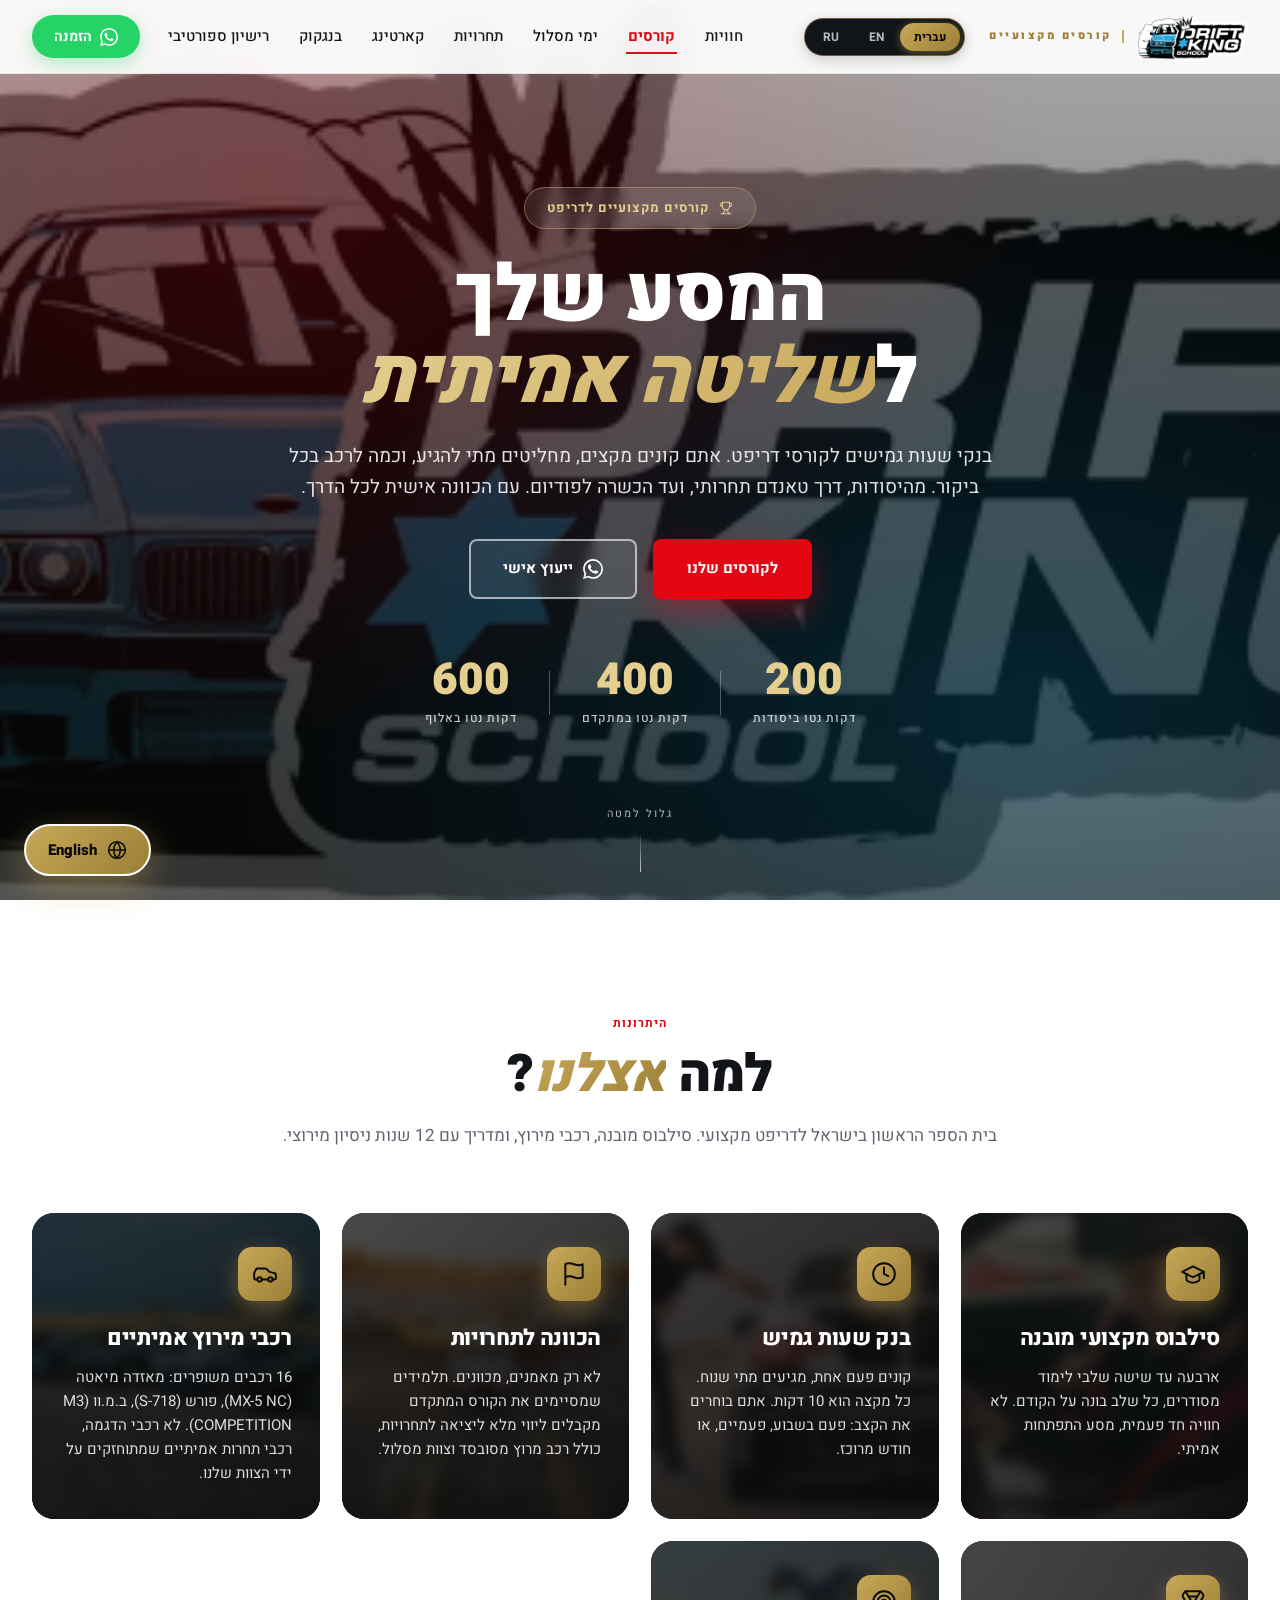
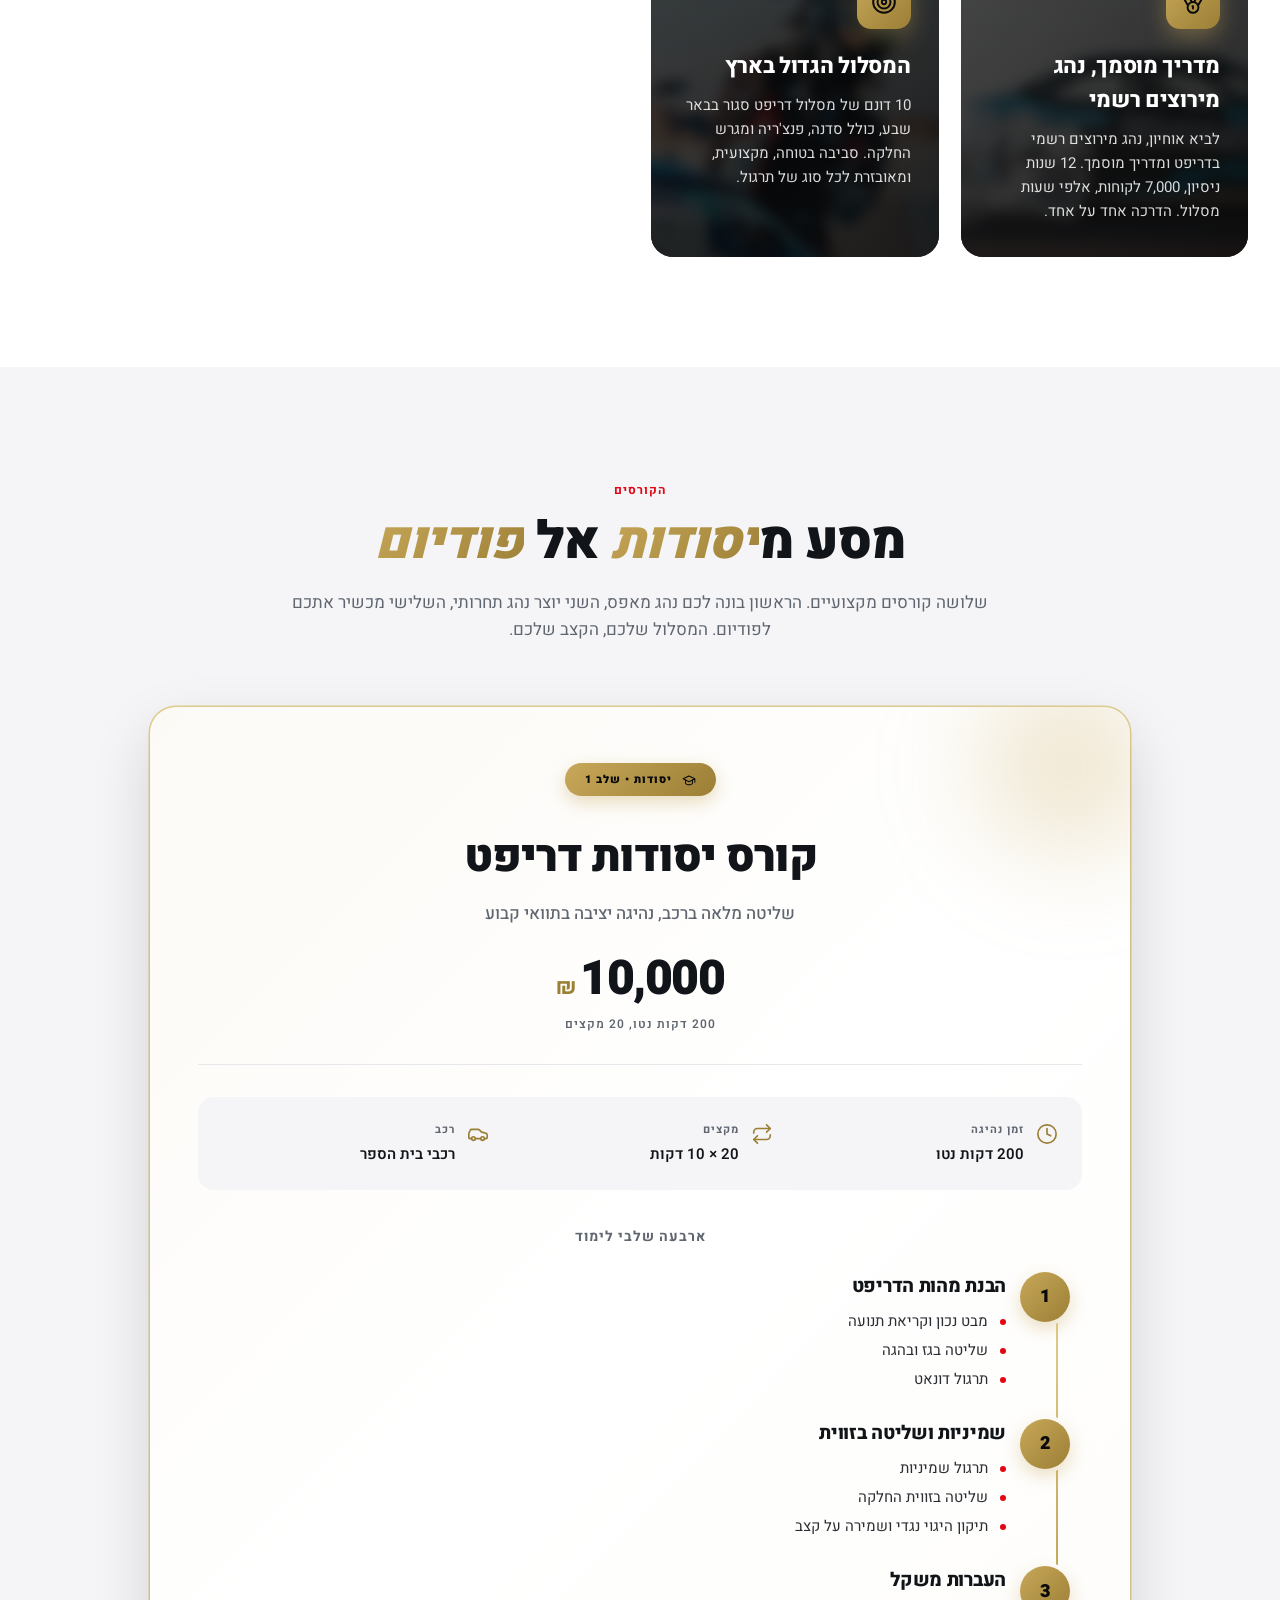
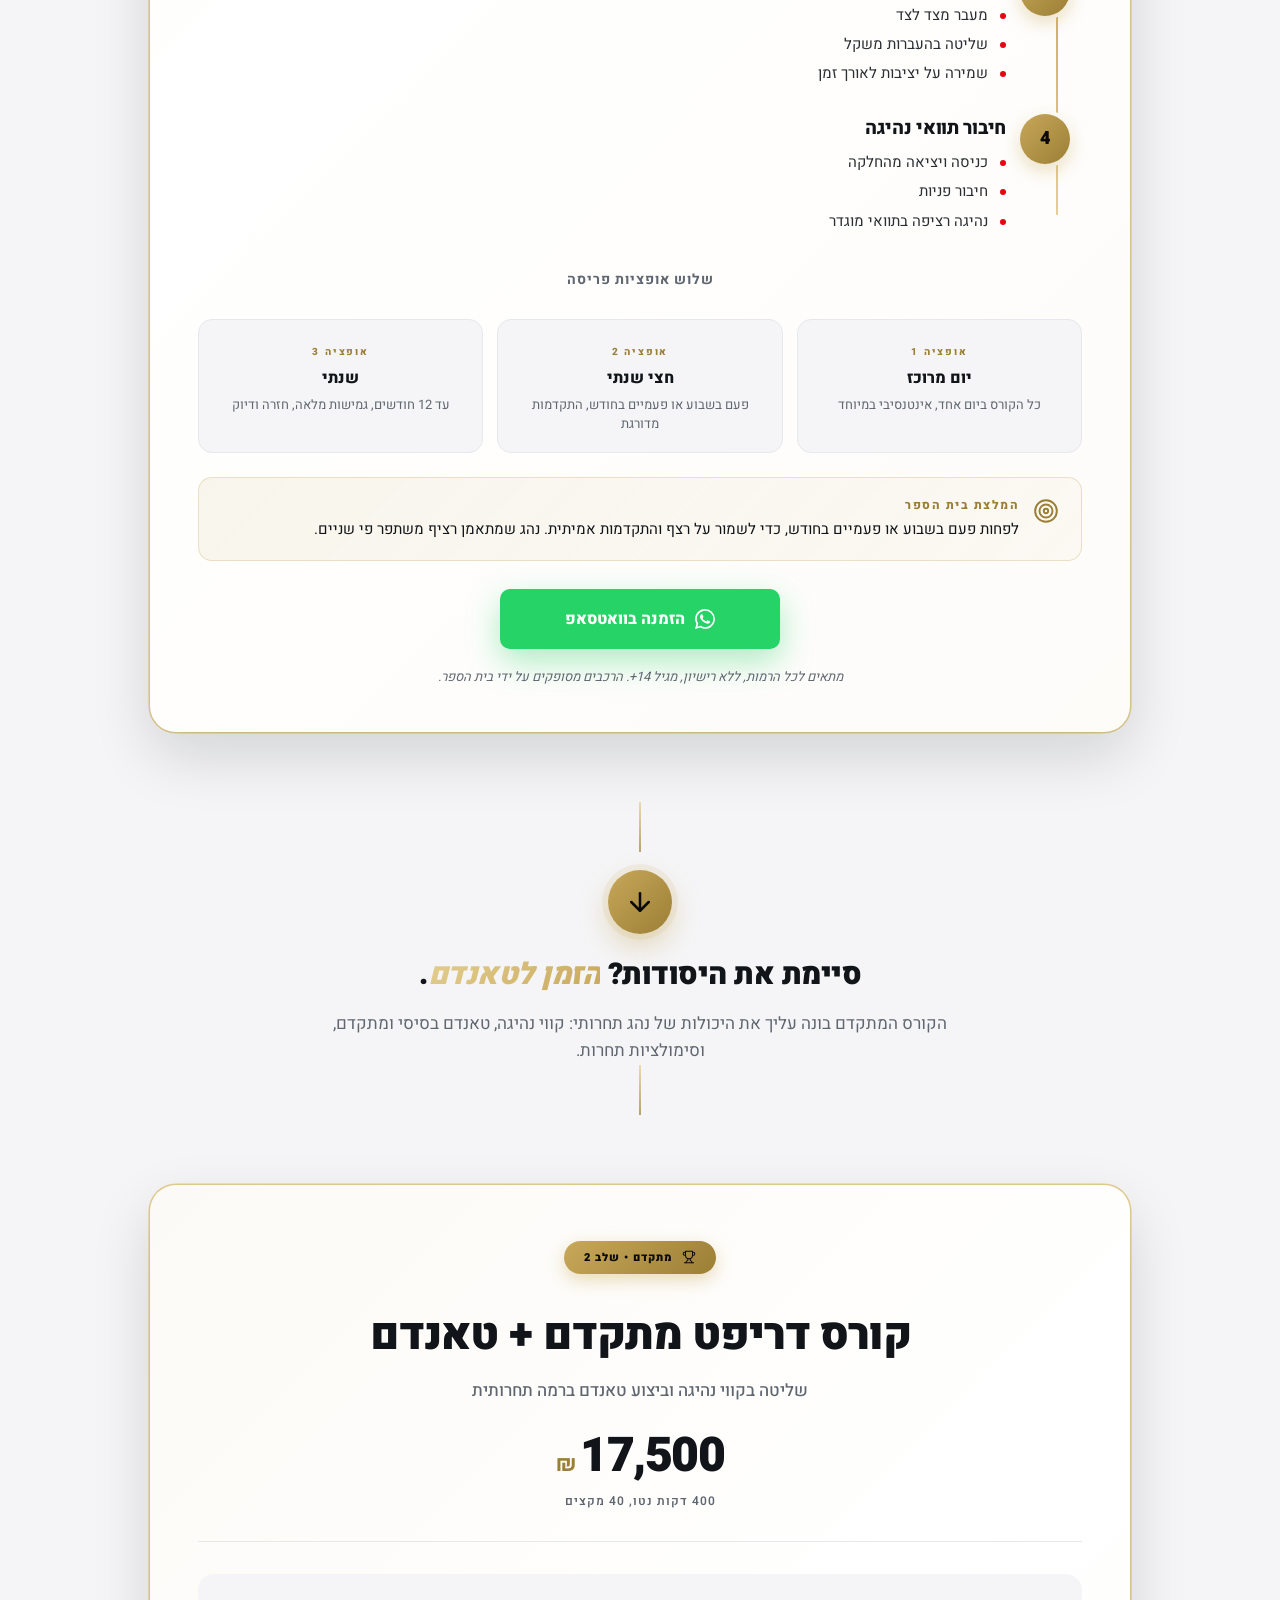
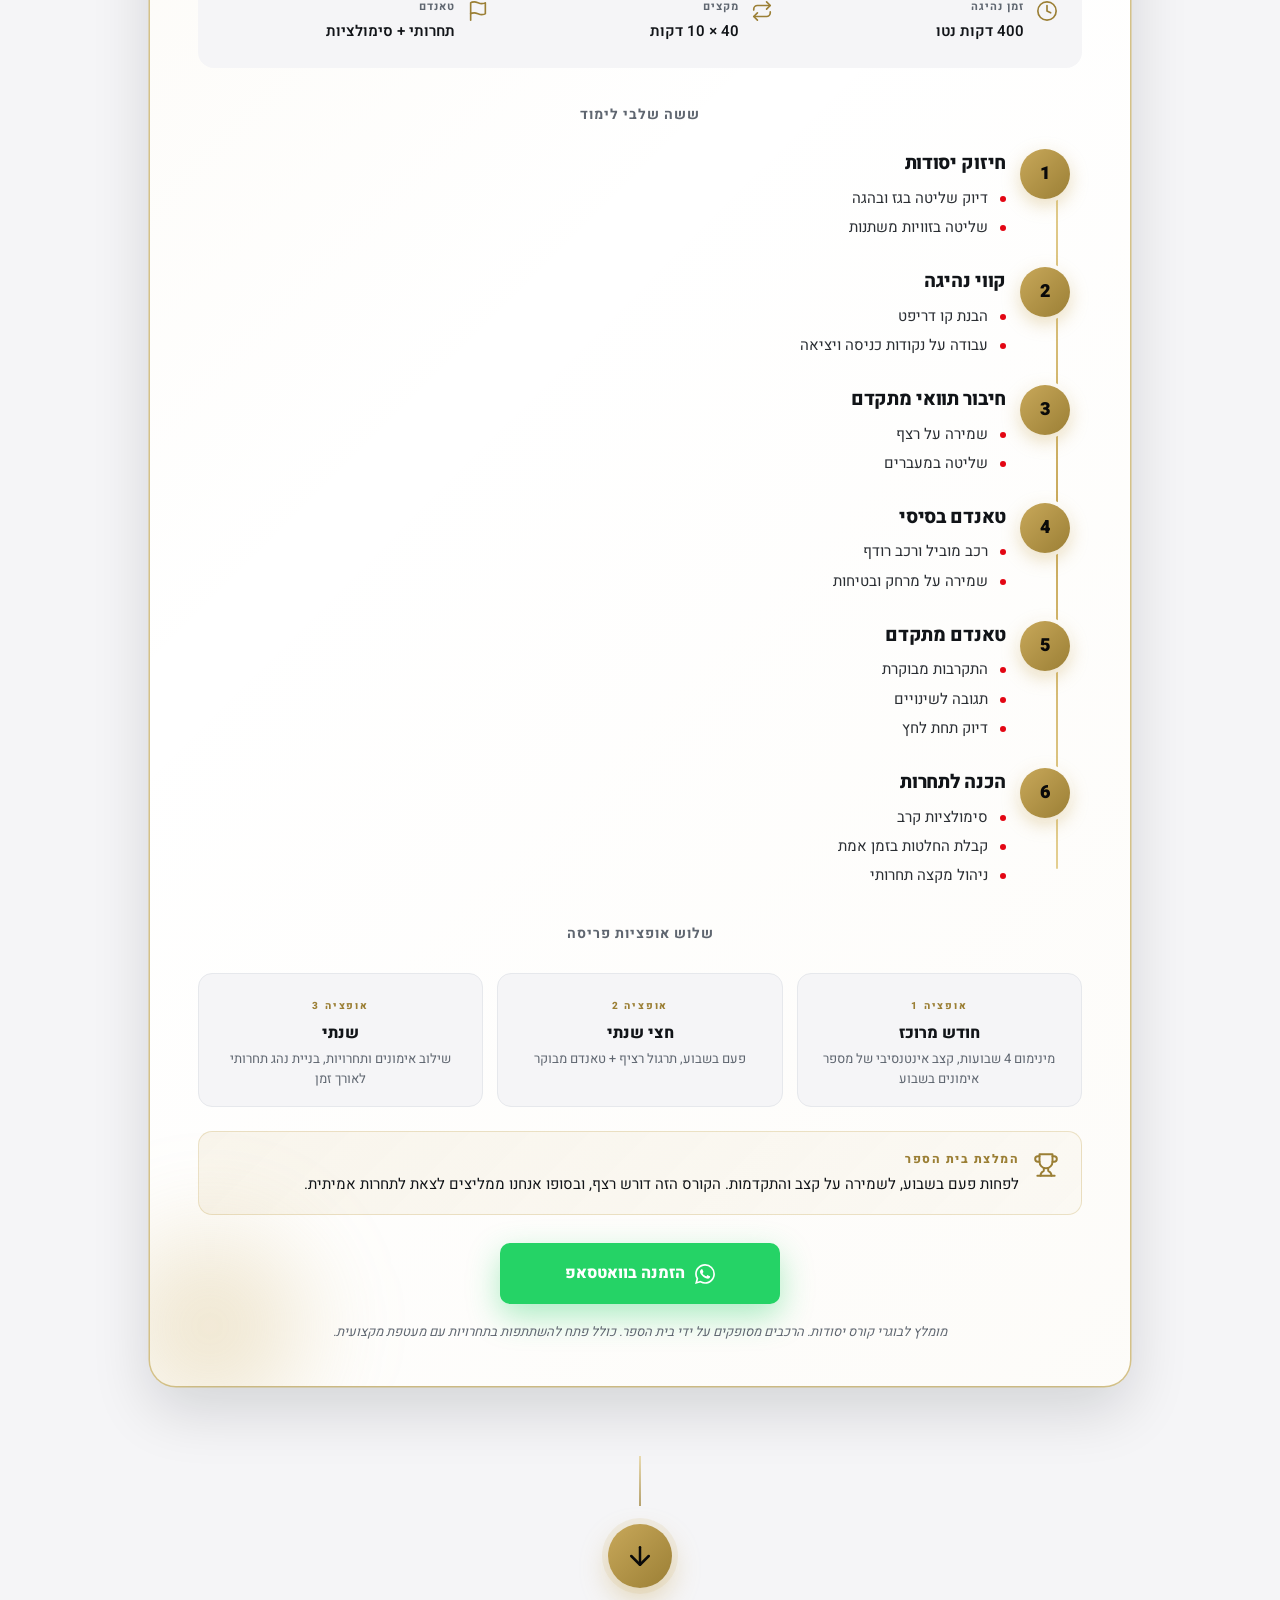
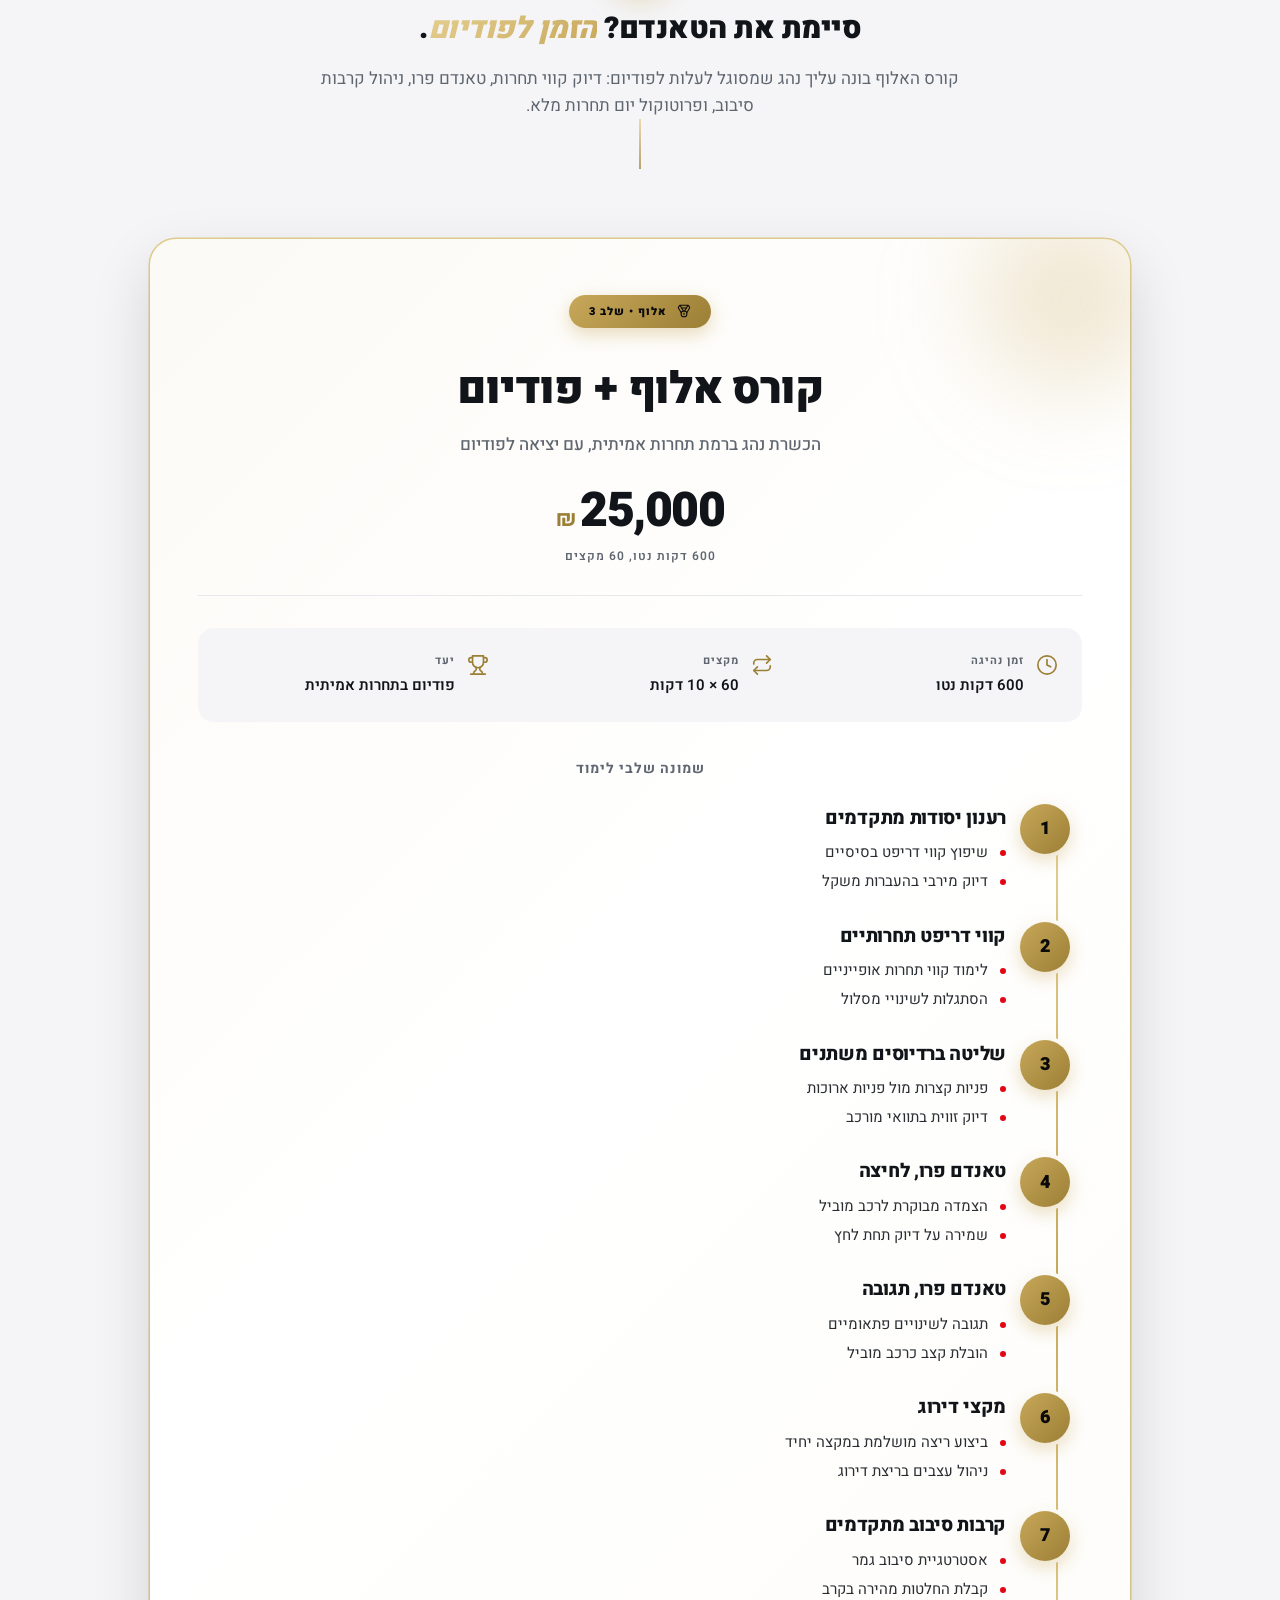
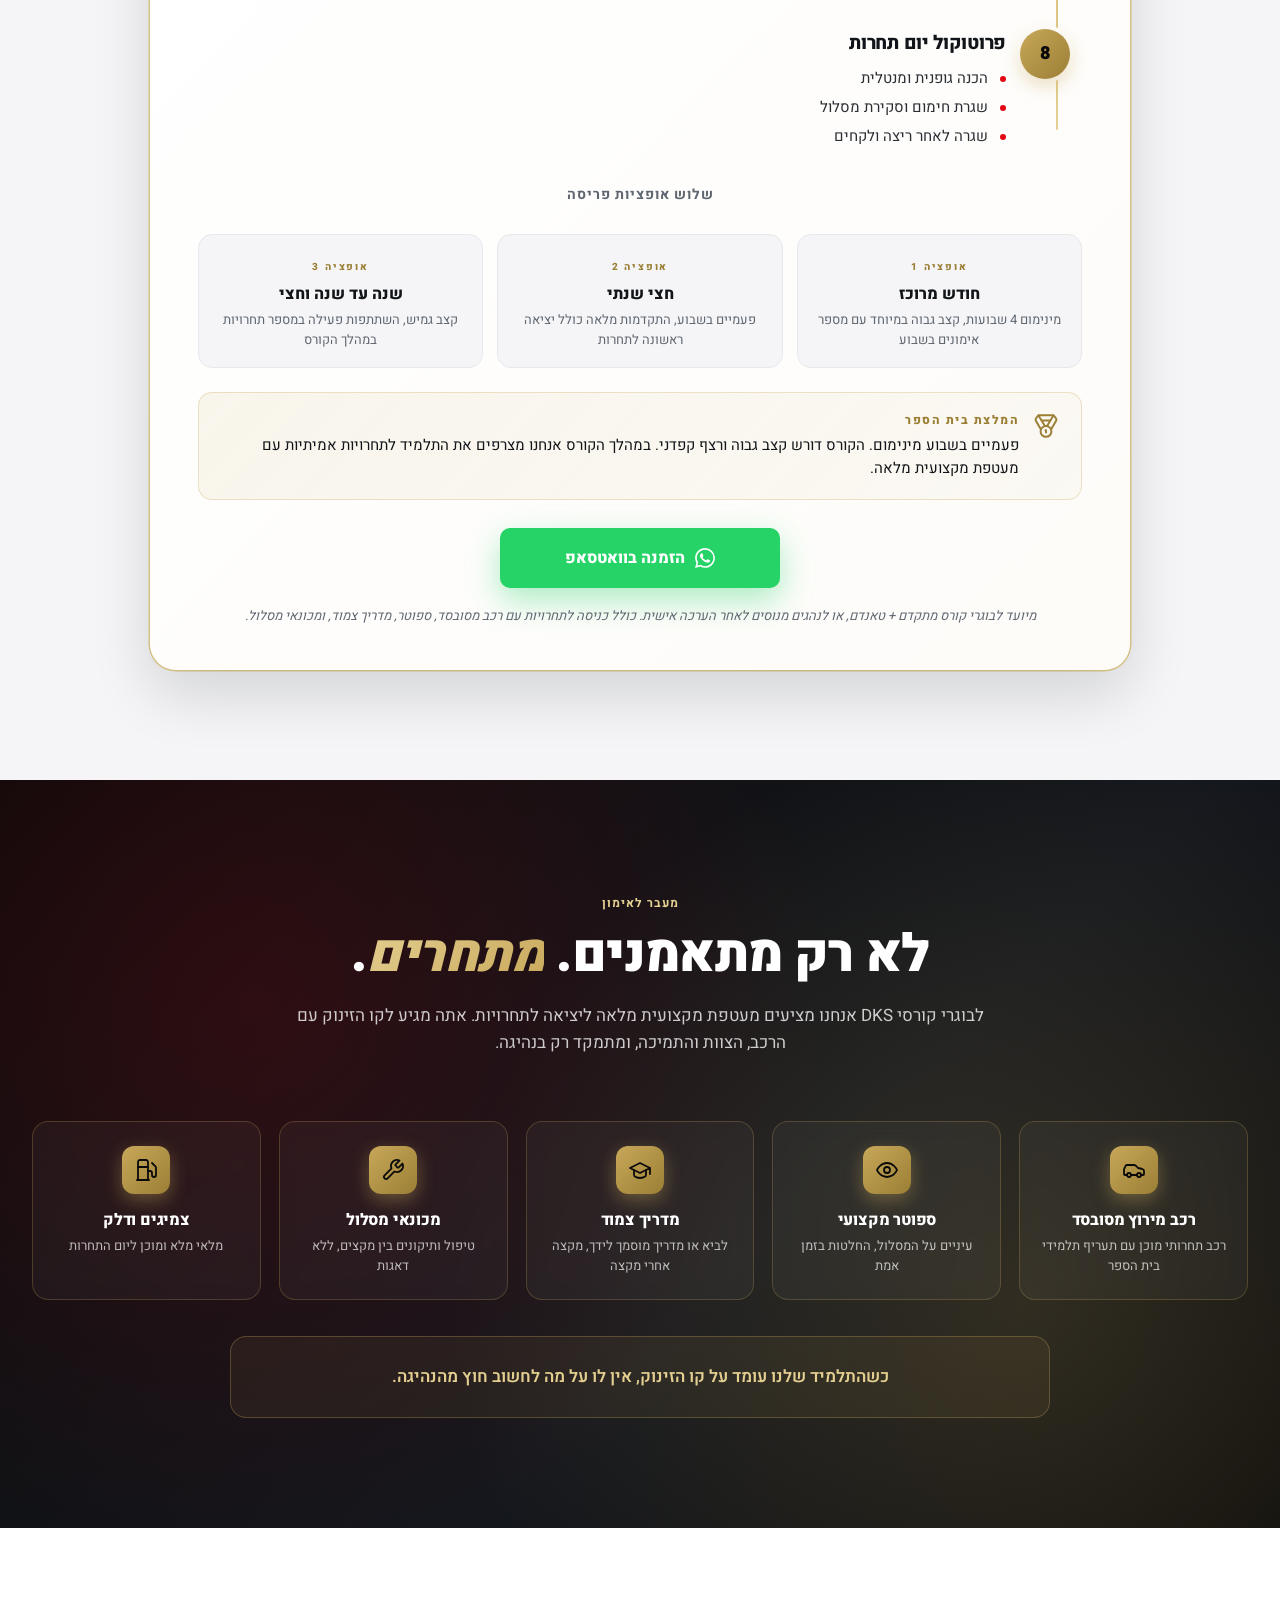
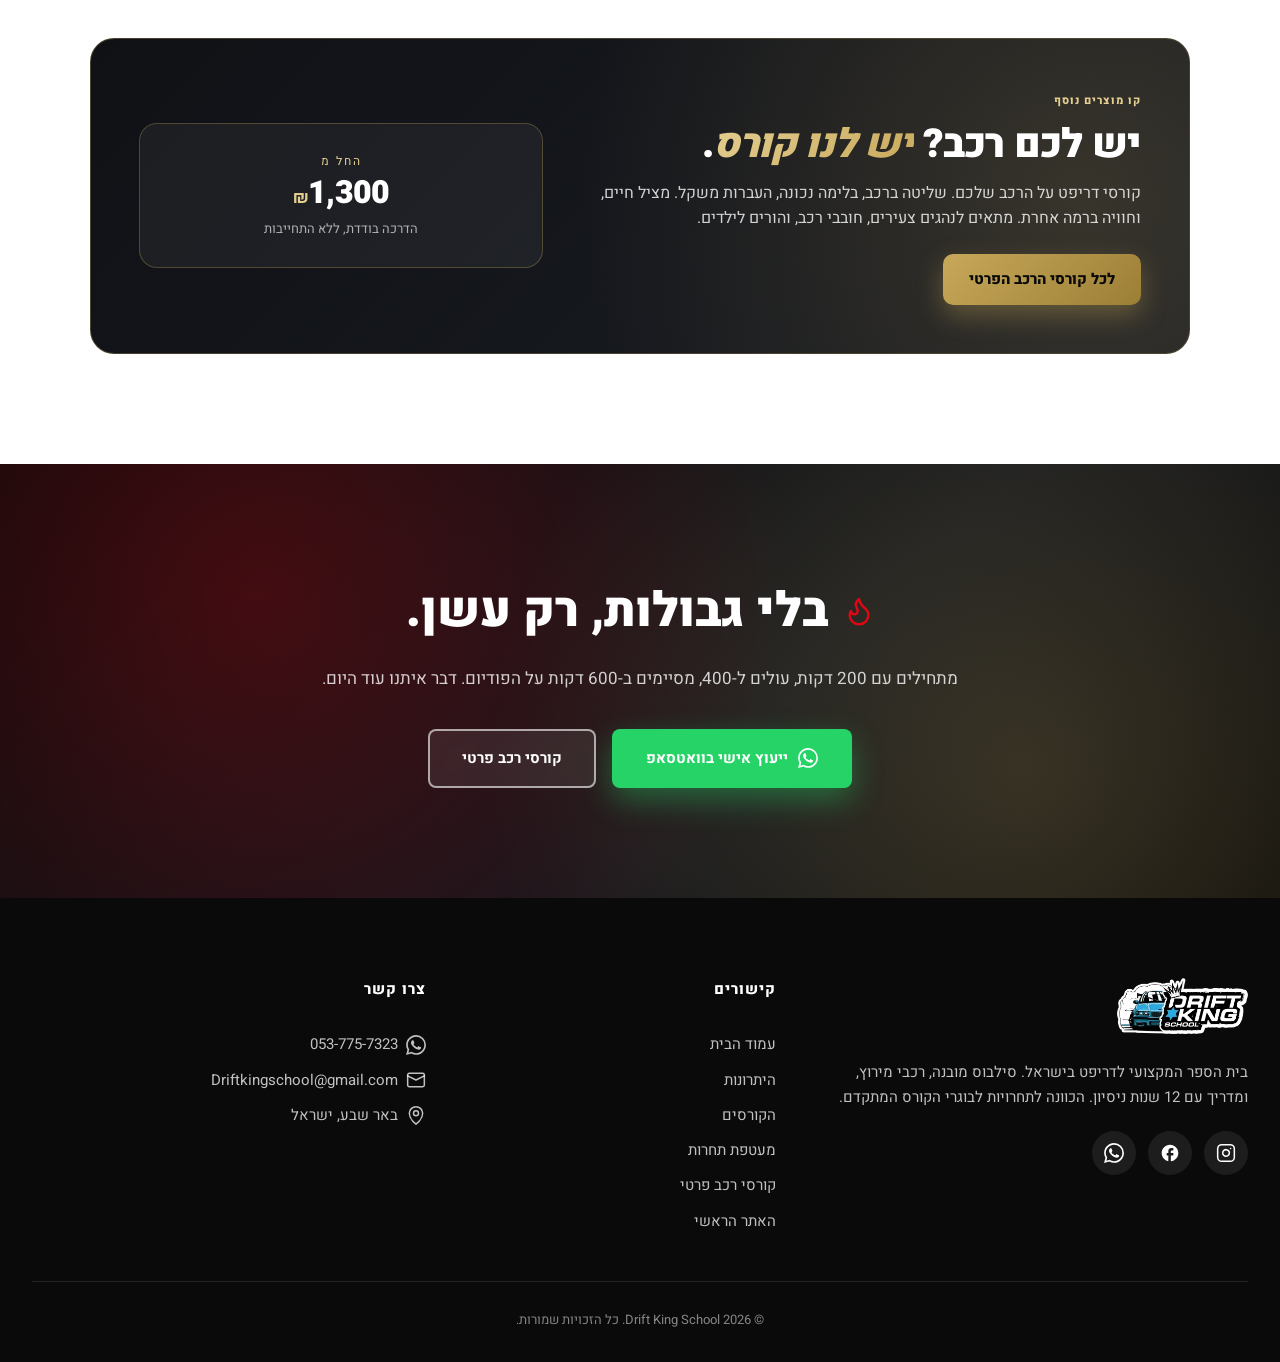
<file: index.html>
<!DOCTYPE html>
<html lang="he" dir="rtl" data-lang="he">
<head>
    <meta charset="UTF-8">
    <meta name="viewport" content="width=device-width, initial-scale=1.0">
    <title data-he="קורסי דריפט מקצועיים | Drift King School" data-en="Professional Drift Courses | Drift King School" data-ru="Профессиональные курсы дрифта | Drift King School">קורסי דריפט מקצועיים | Drift King School</title>
    <!-- ===== Link preview (WhatsApp / Facebook / Twitter): 1200x630 card ===== -->
    <meta property="og:type" content="website">
    <meta property="og:site_name" content="Drift King School">
    <meta property="og:locale" content="he_IL">
    <meta property="og:title" content="קורסי דריפט מקצועיים | Drift King School">
    <meta property="og:description" content="לא חוויה. מסע. סילבוס מקצועי, רכבי מירוץ ייעודיים וליווי אישי שבונה ממך נהג דריפט אמיתי, מהיסודות ועד טאנדם ותחרויות.">
    <meta property="og:url" content="https://driftkingschool.github.io/dks-courses/">
    <meta property="og:image" content="https://driftkingschool.github.io/dks-courses/og-cover.jpg?v=2026-09-10">
    <meta property="og:image:secure_url" content="https://driftkingschool.github.io/dks-courses/og-cover.jpg?v=2026-09-10">
    <meta property="og:image:type" content="image/jpeg">
    <meta property="og:image:width" content="1200">
    <meta property="og:image:height" content="630">
    <meta property="og:image:alt" content="קורסי דריפט מקצועיים">
    <meta name="twitter:card" content="summary_large_image">
    <meta name="twitter:title" content="קורסי דריפט מקצועיים | Drift King School">
    <meta name="twitter:description" content="לא חוויה. מסע. סילבוס מקצועי, רכבי מירוץ ייעודיים וליווי אישי שבונה ממך נהג דריפט אמיתי, מהיסודות ועד טאנדם ותחרויות.">
    <meta name="twitter:image" content="https://driftkingschool.github.io/dks-courses/og-cover.jpg?v=2026-09-10">
    <meta name="description" data-he="לא חוויה. מסע. סילבוס מקצועי, רכבי מירוץ ייעודיים, וליווי אישי שבונה ממך נהג דריפט אמיתי. מהיסודות, דרך טאנדם תחרותי, ועד הכשרה לפודיום." data-en="Not an experience. A journey. A structured curriculum, dedicated race vehicles, and personal coaching that builds you into a real drift driver. From foundations, through competitive tandem, to podium preparation." data-ru="Не впечатление. Путь. Структурированная программа, гоночные машины и личное наставничество. От основ через соревновательный тандем к подготовке к подиуму." content="לא חוויה. מסע. סילבוס מקצועי, רכבי מירוץ ייעודיים, וליווי אישי שבונה ממך נהג דריפט אמיתי. מהיסודות, דרך טאנדם תחרותי, ועד הכשרה לפודיום.">
    <link rel="icon" href="logo-icon.png" type="image/png">
    <link rel="preconnect" href="https://fonts.googleapis.com">
    <link rel="preconnect" href="https://fonts.gstatic.com" crossorigin>
    <link href="https://fonts.googleapis.com/css2?family=Heebo:wght@300;400;500;700;800;900&family=Inter:wght@300;400;500;600;700;800;900&display=swap" rel="stylesheet">
    <link rel="stylesheet" href="style.css">
    <!-- Google Analytics 4 (DKS Landing Pages) -->
    <script async src="https://www.googletagmanager.com/gtag/js?id=G-9BLNS7E34C"></script>
    <script>
        window.dataLayer = window.dataLayer || [];
        function gtag(){dataLayer.push(arguments);}
        gtag('js', new Date());
        gtag('config', 'G-9BLNS7E34C');
        // WhatsApp, phone and booking clicks, sent as events that can be marked as key events in GA
        document.addEventListener('click', function (e) {
            var a = e.target.closest && e.target.closest('a[href]');
            if (!a) return;
            var h = a.getAttribute('href') || '';
            var name = /wa\.me|whatsapp\.com|^whatsapp:/i.test(h) ? 'whatsapp_click'
                : /^tel:/i.test(h) ? 'phone_click'
                : /\/book\//i.test(h) ? 'booking_click' : null;
            if (name) gtag('event', name, { link_url: a.href, link_text: (a.textContent || '').trim().slice(0, 100) });
        }, true);
    </script>
</head>
<body>

<!-- ===== Lucide SVG icons ===== -->
<svg width="0" height="0" style="position:absolute" aria-hidden="true">
<defs>
    <symbol id="i-phone" viewBox="0 0 24 24" fill="none" stroke="currentColor" stroke-width="1.8" stroke-linecap="round" stroke-linejoin="round"><path d="M22 16.92v3a2 2 0 0 1-2.18 2 19.79 19.79 0 0 1-8.63-3.07 19.5 19.5 0 0 1-6-6 19.79 19.79 0 0 1-3.07-8.67A2 2 0 0 1 4.11 2h3a2 2 0 0 1 2 1.72 12.84 12.84 0 0 0 .7 2.81 2 2 0 0 1-.45 2.11L8.09 9.91a16 16 0 0 0 6 6l1.27-1.27a2 2 0 0 1 2.11-.45 12.84 12.84 0 0 0 2.81.7A2 2 0 0 1 22 16.92z"/></symbol>
    <symbol id="i-mail" viewBox="0 0 24 24" fill="none" stroke="currentColor" stroke-width="1.8" stroke-linecap="round" stroke-linejoin="round"><rect x="2" y="4" width="20" height="16" rx="2"/><path d="m22 7-10 5L2 7"/></symbol>
    <symbol id="i-pin" viewBox="0 0 24 24" fill="none" stroke="currentColor" stroke-width="1.8" stroke-linecap="round" stroke-linejoin="round"><path d="M20 10c0 7-8 13-8 13s-8-6-8-13a8 8 0 0 1 16 0z"/><circle cx="12" cy="10" r="3"/></symbol>
    <symbol id="i-flame" viewBox="0 0 24 24" fill="none" stroke="currentColor" stroke-width="1.8" stroke-linecap="round" stroke-linejoin="round"><path d="M8.5 14.5A2.5 2.5 0 0 0 11 12c0-1.38-.5-2-1-3-1.072-2.143-.224-4.054 2-6 .5 2.5 2 4.9 4 6.5 2 1.6 3 3.5 3 5.5a7 7 0 1 1-14 0c0-1.153.433-2.294 1-3a2.5 2.5 0 0 0 2.5 2.5z"/></symbol>
    <symbol id="i-graduation" viewBox="0 0 24 24" fill="none" stroke="currentColor" stroke-width="1.8" stroke-linecap="round" stroke-linejoin="round"><path d="M22 10v6M2 10l10-5 10 5-10 5z"/><path d="M6 12v5c0 1.7 3.6 3 6 3s6-1.3 6-3v-5"/></symbol>
    <symbol id="i-car" viewBox="0 0 24 24" fill="none" stroke="currentColor" stroke-width="1.8" stroke-linecap="round" stroke-linejoin="round"><path d="M19 17h2c.6 0 1-.4 1-1v-3c0-.9-.7-1.7-1.5-1.9C18.7 10.6 16 10 16 10s-1.3-1.4-2.2-2.3c-.5-.4-1.1-.7-1.8-.7H5c-.6 0-1.1.4-1.4.9l-1.4 2.9A3.7 3.7 0 0 0 2 12v4c0 .6.4 1 1 1h2"/><circle cx="7" cy="17" r="2"/><path d="M9 17h6"/><circle cx="17" cy="17" r="2"/></symbol>
    <symbol id="i-shield" viewBox="0 0 24 24" fill="none" stroke="currentColor" stroke-width="1.8" stroke-linecap="round" stroke-linejoin="round"><path d="M12 22s8-4 8-10V5l-8-3-8 3v7c0 6 8 10 8 10z"/><path d="m9 12 2 2 4-4"/></symbol>
    <symbol id="i-target" viewBox="0 0 24 24" fill="none" stroke="currentColor" stroke-width="1.8" stroke-linecap="round" stroke-linejoin="round"><circle cx="12" cy="12" r="10"/><circle cx="12" cy="12" r="6"/><circle cx="12" cy="12" r="2"/></symbol>
    <symbol id="i-fuel" viewBox="0 0 24 24" fill="none" stroke="currentColor" stroke-width="1.8" stroke-linecap="round" stroke-linejoin="round"><line x1="3" y1="22" x2="15" y2="22"/><line x1="4" y1="9" x2="14" y2="9"/><path d="M14 22V4a2 2 0 0 0-2-2H6a2 2 0 0 0-2 2v18"/><path d="M14 13h2a2 2 0 0 1 2 2v2a2 2 0 0 0 2 2 2 2 0 0 0 2-2V9.83a2 2 0 0 0-.59-1.42L18 5"/></symbol>
    <symbol id="i-trophy" viewBox="0 0 24 24" fill="none" stroke="currentColor" stroke-width="1.8" stroke-linecap="round" stroke-linejoin="round"><path d="M6 9H4.5a2.5 2.5 0 0 1 0-5H6"/><path d="M18 9h1.5a2.5 2.5 0 0 0 0-5H18"/><path d="M4 22h16"/><path d="M10 14.66V17c0 .55-.47.98-.97 1.21C7.85 18.75 7 20.24 7 22"/><path d="M14 14.66V17c0 .55.47.98.97 1.21C16.15 18.75 17 20.24 17 22"/><path d="M18 2H6v7a6 6 0 0 0 12 0V2Z"/></symbol>
    <symbol id="i-repeat" viewBox="0 0 24 24" fill="none" stroke="currentColor" stroke-width="1.8" stroke-linecap="round" stroke-linejoin="round"><path d="m17 2 4 4-4 4"/><path d="M3 11v-1a4 4 0 0 1 4-4h14"/><path d="m7 22-4-4 4-4"/><path d="M21 13v1a4 4 0 0 1-4 4H3"/></symbol>
    <symbol id="i-timer" viewBox="0 0 24 24" fill="none" stroke="currentColor" stroke-width="1.8" stroke-linecap="round" stroke-linejoin="round"><line x1="10" y1="2" x2="14" y2="2"/><line x1="12" y1="14" x2="15" y2="11"/><circle cx="12" cy="14" r="8"/></symbol>
    <symbol id="i-clock" viewBox="0 0 24 24" fill="none" stroke="currentColor" stroke-width="1.8" stroke-linecap="round" stroke-linejoin="round"><circle cx="12" cy="12" r="10"/><polyline points="12 6 12 12 16 14"/></symbol>
    <symbol id="i-globe" viewBox="0 0 24 24" fill="none" stroke="currentColor" stroke-width="1.8" stroke-linecap="round" stroke-linejoin="round"><circle cx="12" cy="12" r="10"/><line x1="2" y1="12" x2="22" y2="12"/><path d="M12 2a15.3 15.3 0 0 1 4 10 15.3 15.3 0 0 1-4 10 15.3 15.3 0 0 1-4-10 15.3 15.3 0 0 1 4-10z"/></symbol>
    <symbol id="i-check" viewBox="0 0 24 24" fill="none" stroke="currentColor" stroke-width="2.4" stroke-linecap="round" stroke-linejoin="round"><polyline points="20 6 9 17 4 12"/></symbol>
    <symbol id="i-whatsapp" viewBox="0 0 24 24" fill="currentColor"><path d="M17.472 14.382c-.297-.149-1.758-.867-2.03-.967-.273-.099-.471-.148-.67.15-.197.297-.767.966-.94 1.164-.173.199-.347.223-.644.075-.297-.15-1.255-.463-2.39-1.475-.883-.788-1.48-1.761-1.653-2.059-.173-.297-.018-.458.13-.606.134-.133.298-.347.446-.52.149-.174.198-.298.298-.497.099-.198.05-.371-.025-.52-.075-.149-.669-1.612-.916-2.207-.242-.579-.487-.5-.669-.51-.173-.008-.371-.01-.57-.01-.198 0-.52.074-.792.372-.272.297-1.04 1.016-1.04 2.479 0 1.462 1.065 2.875 1.213 3.074.149.198 2.096 3.2 5.077 4.487.709.306 1.262.489 1.694.626.712.226 1.36.194 1.872.118.571-.085 1.758-.719 2.006-1.413.248-.694.248-1.289.173-1.413-.074-.124-.272-.198-.57-.347m-5.421 7.403h-.004a9.87 9.87 0 0 1-5.031-1.378l-.361-.214-3.741.982.998-3.648-.235-.374a9.86 9.86 0 0 1-1.51-5.26c.001-5.45 4.436-9.884 9.888-9.884 2.64 0 5.122 1.03 6.988 2.898a9.825 9.825 0 0 1 2.893 6.994c-.003 5.45-4.437 9.884-9.885 9.884m8.413-18.297A11.815 11.815 0 0 0 12.05 0C5.495 0 .16 5.335.157 11.892c0 2.096.547 4.142 1.588 5.945L.057 24l6.305-1.654a11.882 11.882 0 0 0 5.683 1.448h.005c6.554 0 11.89-5.335 11.893-11.893a11.821 11.821 0 0 0-3.48-8.413"/></symbol>
    <symbol id="i-route" viewBox="0 0 24 24" fill="none" stroke="currentColor" stroke-width="1.8" stroke-linecap="round" stroke-linejoin="round"><circle cx="6" cy="19" r="3"/><path d="M9 19h8.5a3.5 3.5 0 0 0 0-7h-11a3.5 3.5 0 0 1 0-7H15"/><circle cx="18" cy="5" r="3"/></symbol>
    <symbol id="i-flag" viewBox="0 0 24 24" fill="none" stroke="currentColor" stroke-width="1.8" stroke-linecap="round" stroke-linejoin="round"><path d="M4 15s1-1 4-1 5 2 8 2 4-1 4-1V3s-1 1-4 1-5-2-8-2-4 1-4 1z"/><line x1="4" y1="22" x2="4" y2="15"/></symbol>
    <symbol id="i-wrench" viewBox="0 0 24 24" fill="none" stroke="currentColor" stroke-width="1.8" stroke-linecap="round" stroke-linejoin="round"><path d="M14.7 6.3a1 1 0 0 0 0 1.4l1.6 1.6a1 1 0 0 0 1.4 0l3.77-3.77a6 6 0 0 1-7.94 7.94l-6.91 6.91a2.121 2.121 0 0 1-3-3l6.91-6.91a6 6 0 0 1 7.94-7.94l-3.76 3.76z"/></symbol>
    <symbol id="i-eye" viewBox="0 0 24 24" fill="none" stroke="currentColor" stroke-width="1.8" stroke-linecap="round" stroke-linejoin="round"><path d="M2 12s3-7 10-7 10 7 10 7-3 7-10 7-10-7-10-7z"/><circle cx="12" cy="12" r="3"/></symbol>
    <symbol id="i-zap" viewBox="0 0 24 24" fill="none" stroke="currentColor" stroke-width="1.8" stroke-linecap="round" stroke-linejoin="round"><polygon points="13 2 3 14 12 14 11 22 21 10 12 10 13 2"/></symbol>
    <symbol id="i-arrow-down" viewBox="0 0 24 24" fill="none" stroke="currentColor" stroke-width="2" stroke-linecap="round" stroke-linejoin="round"><line x1="12" y1="5" x2="12" y2="19"/><polyline points="19 12 12 19 5 12"/></symbol>
    <symbol id="i-medal" viewBox="0 0 24 24" fill="none" stroke="currentColor" stroke-width="1.8" stroke-linecap="round" stroke-linejoin="round"><path d="M7.21 15 2.66 7.14a2 2 0 0 1 .13-2.2L4.4 2.8A2 2 0 0 1 6 2h12a2 2 0 0 1 1.6.8l1.6 2.14a2 2 0 0 1 .14 2.2L16.79 15"/><path d="M11 12 5.12 2.2"/><path d="m13 12 5.88-9.8"/><path d="M8 7h8"/><circle cx="12" cy="17" r="5"/><path d="M12 18v-2h-.5"/></symbol>
    <symbol id="i-instagram" viewBox="0 0 24 24" fill="none" stroke="currentColor" stroke-width="1.8" stroke-linecap="round" stroke-linejoin="round"><rect x="2" y="2" width="20" height="20" rx="5"/><path d="M16 11.37A4 4 0 1 1 12.63 8 4 4 0 0 1 16 11.37z"/><line x1="17.5" y1="6.5" x2="17.51" y2="6.5"/></symbol>
    <symbol id="i-facebook" viewBox="0 0 24 24" fill="currentColor"><path d="M22 12c0-5.52-4.48-10-10-10S2 6.48 2 12c0 4.84 3.44 8.87 8 9.8V15H8v-3h2V9.5C10 7.57 11.57 6 13.5 6H16v3h-2c-.55 0-1 .45-1 1v2h3v3h-3v6.95c5.05-.5 9-4.76 9-9.95z"/></symbol>
</defs>
</svg>

<!-- ===== Logo Intro ===== -->
<div class="logo-intro" id="logoIntro">
    <img src="logo.webp" alt="Drift King School" class="logo-intro-img">
</div>

<!-- ===== Navbar ===== -->
<nav class="navbar" id="navbar">
    <div class="nav-container">
        <a href="#top" class="nav-logo">
            <img src="logo.webp" alt="Drift King School" class="logo-img">
            <span class="nav-tagline" data-he="קורסים מקצועיים" data-en="Professional Courses" data-ru="Курсы">קורסים מקצועיים</span>
        </a>

        <div class="lang-toggle" role="tablist" aria-label="Language">
            <button class="lang-btn active" data-lang="he" aria-pressed="true" type="button">עברית</button>
            <button class="lang-btn" data-lang="en" aria-pressed="false" type="button">EN</button>
            <button class="lang-btn" data-lang="ru" aria-pressed="false" type="button">RU</button>
        </div>

        <div class="nav-links">
            <a href="https://driftkingschool.github.io/" data-he="חוויות" data-en="Experiences" data-ru="Опыт">חוויות</a>
            <a href="#" class="nav-current" data-he="קורסים" data-en="Courses" data-ru="Курсы">קורסים</a>
            <a href="https://driftkingschool.github.io/track-days/" data-he="ימי מסלול" data-en="Track Days" data-ru="Трек-дни">ימי מסלול</a>
            <a href="https://driftkingschool.github.io/competition-rentals/" data-he="תחרויות" data-en="Competitions" data-ru="Соревнования">תחרויות</a>
        <a href="https://driftkingschool.github.io/dks-karting/" data-he="קארטינג" data-en="Karting" data-ru="Картинг">קארטינג</a>
            <a href="https://driftkingschool.github.io/dks-bangkok/" data-he="בנגקוק" data-en="Bangkok" data-ru="Бангкок">בנגקוק</a>
            <a href="https://driftkingschool.github.io/dks-rishayon/" data-he="רישיון ספורטיבי" data-en="Sport License" data-ru="Спортивная лицензия">רישיון ספורטיבי</a>
            <a href="https://wa.me/972537757323?text=שלום!%20אני%20מעוניין%20בקורסי%20דריפט" class="nav-cta" target="_blank" rel="noopener">
                <svg class="icon icon-sm"><use href="#i-whatsapp"/></svg>
                <span class="nav-cta-text" data-he="הזמנה" data-en="Book" data-ru="Заказ">הזמנה</span>
            </a>
        </div>

        <button class="hamburger" id="hamburger" aria-label="Menu" type="button">
            <span></span><span></span><span></span>
        </button>
    </div>

    <div class="mobile-menu" id="mobileMenu">
        <a href="https://driftkingschool.github.io/" data-he="חוויות" data-en="Experiences" data-ru="Опыт">חוויות</a>
        <a href="#" class="nav-current" onclick="closeMobile()" data-he="קורסים" data-en="Courses" data-ru="Курсы">קורסים</a>
        <a href="https://driftkingschool.github.io/track-days/" data-he="ימי מסלול" data-en="Track Days" data-ru="Трек-дни">ימי מסלול</a>
        <a href="https://driftkingschool.github.io/competition-rentals/" data-he="תחרויות" data-en="Competitions" data-ru="Соревнования">תחרויות</a>
        <a href="https://driftkingschool.github.io/dks-karting/" data-he="קארטינג" data-en="Karting" data-ru="Картинг">קארטינג</a>
        <a href="https://driftkingschool.github.io/dks-bangkok/" data-he="בנגקוק" data-en="Bangkok" data-ru="Бангкок">בנגקוק</a>
            <a href="https://driftkingschool.github.io/dks-rishayon/" data-he="רישיון ספורטיבי" data-en="Sport License" data-ru="Спортивная лицензия">רישיון ספורטיבי</a>
        <div class="mobile-sub-nav">
            <a href="#why-us" data-he="היתרונות" data-en="Why Us" data-ru="Преимущества" onclick="closeMobile()">היתרונות</a>
            <a href="#courses" data-he="הקורסים" data-en="Courses" data-ru="Курсы" onclick="closeMobile()">הקורסים</a>
            <a href="#competition" data-he="תחרות" data-en="Competition" data-ru="Гонки" onclick="closeMobile()">תחרות</a>
            <a href="own-car/" data-he="רכב הלקוח" data-en="Your Own Car" data-ru="Свой авто" onclick="closeMobile()">רכב הלקוח</a>
        </div>
        <a href="https://wa.me/972537757323?text=שלום!%20אני%20מעוניין%20בקורסי%20דריפט" class="nav-cta" target="_blank" rel="noopener">
            <svg class="icon icon-sm"><use href="#i-whatsapp"/></svg>
            <span data-he="הזמנה בוואטסאפ" data-en="Book on WhatsApp" data-ru="Заказ в WhatsApp">הזמנה בוואטסאפ</span>
        </a>
    </div>
</nav>

<!-- ===== Hero ===== -->
<header class="hero" id="top">
    <video class="hero-video" id="heroVideo" autoplay muted loop playsinline preload="auto" poster="logo.webp">
        <source src="hero-bg.mp4" type="video/mp4">
    </video>
    <div class="hero-overlay"></div>
    <div class="hero-particles" id="heroParticles"></div>

    <div class="hero-content">
        <div class="hero-badge">
            <svg class="icon icon-xs"><use href="#i-trophy"/></svg>
            <span data-he="קורסים מקצועיים לדריפט" data-en="Professional Drift Courses" data-ru="Профессиональные курсы дрифта">קורסים מקצועיים לדריפט</span>
        </div>

        <h1 class="hero-title">
            <span class="title-line" data-he="המסע שלך" data-en="Your Journey" data-ru="Ваш путь">המסע שלך</span>
            <span class="title-line accent" data-he="ל<span class='highlight'>שליטה אמיתית</span>" data-en="to <span class='highlight'>true mastery</span>" data-ru="к <span class='highlight'>настоящему мастерству</span>">ל<span class="highlight">שליטה אמיתית</span></span>
        </h1>

        <p class="hero-sub" data-he="בנקי שעות גמישים לקורסי דריפט. אתם קונים מקצים, מחליטים מתי להגיע, וכמה לרכב בכל ביקור. מהיסודות, דרך טאנדם תחרותי, ועד הכשרה לפודיום. עם הכוונה אישית לכל הדרך." data-en="Flexible hour banks for drift courses. Buy your laps, choose when to come, and decide how much to drive each visit. From foundations, through competitive tandem, to podium preparation. With personal guidance the whole way." data-ru="Гибкий банк часов для курсов дрифта. Покупайте круги, выбирайте когда приехать, и решайте сколько ехать в каждый визит. От основ, через соревновательный тандем, до подготовки к подиуму. С личным руководством на всем пути.">בנקי שעות גמישים לקורסי דריפט. אתם קונים מקצים, מחליטים מתי להגיע, וכמה לרכב בכל ביקור. מהיסודות, דרך טאנדם תחרותי, ועד הכשרה לפודיום. עם הכוונה אישית לכל הדרך.</p>

        <div class="hero-actions">
            <a href="#courses" class="btn btn-primary">
                <span data-he="לקורסים שלנו" data-en="View Courses" data-ru="К курсам">לקורסים שלנו</span>
            </a>
            <a href="https://wa.me/972537757323?text=שלום!%20אני%20מעוניין%20בקורסי%20דריפט" class="btn btn-outline" target="_blank" rel="noopener">
                <svg class="icon"><use href="#i-whatsapp"/></svg>
                <span data-he="ייעוץ אישי" data-en="Personal Consultation" data-ru="Консультация">ייעוץ אישי</span>
            </a>
        </div>

        <div class="hero-stats">
            <div class="stat">
                <span class="stat-num" data-count="200">0</span>
                <span class="stat-label" data-he="דקות נטו ביסודות" data-en="Net Minutes Foundation" data-ru="Минут Основы">דקות נטו ביסודות</span>
            </div>
            <div class="stat-divider"></div>
            <div class="stat">
                <span class="stat-num" data-count="400">0</span>
                <span class="stat-label" data-he="דקות נטו במתקדם" data-en="Net Minutes Advanced" data-ru="Минут Продвинутый">דקות נטו במתקדם</span>
            </div>
            <div class="stat-divider"></div>
            <div class="stat">
                <span class="stat-num" data-count="600">0</span>
                <span class="stat-label" data-he="דקות נטו באלוף" data-en="Net Minutes Champion" data-ru="Минут Чемпион">דקות נטו באלוף</span>
            </div>
        </div>
    </div>

    <div class="hero-scroll-indicator">
        <span data-he="גלול למטה" data-en="Scroll Down" data-ru="Прокрутите вниз">גלול למטה</span>
        <div class="scroll-arrow"></div>
    </div>
</header>

<!-- ===== Why Us / Advantages ===== -->
<section class="advantages" id="why-us">
    <div class="section-container">
        <div class="section-header">
            <span class="section-tag" data-he="היתרונות" data-en="The Advantages" data-ru="Преимущества">היתרונות</span>
            <h2 class="section-title" data-he="למה <span class='highlight'>אצלנו</span>?" data-en="Why <span class='highlight'>here</span>?" data-ru="Почему <span class='highlight'>у нас</span>?">למה <span class="highlight">אצלנו</span>?</h2>
            <p class="section-desc" data-he="בית הספר הראשון בישראל לדריפט מקצועי. סילבוס מובנה, רכבי מירוץ, ומדריך עם 12 שנות ניסיון מירוצי." data-en="Israel's first professional drift school. Structured curriculum, race-prepared vehicles, and an instructor with 12 years of racing experience." data-ru="Первая школа профессионального дрифта в Израиле. Структурированная программа, гоночные автомобили и инструктор с 12-летним опытом гонок.">בית הספר הראשון בישראל לדריפט מקצועי. סילבוס מובנה, רכבי מירוץ, ומדריך עם 12 שנות ניסיון מירוצי.</p>
        </div>

        <div class="advantages-grid">
            <div class="adv-card has-bg" style="--bg-image: url('images/adv-everyone.webp');">
                <div class="adv-content">
                    <div class="adv-icon"><svg><use href="#i-graduation"/></svg></div>
                    <h3 data-he="סילבוס מקצועי מובנה" data-en="Structured Curriculum" data-ru="Структурированная программа">סילבוס מקצועי מובנה</h3>
                    <p data-he="ארבעה עד שישה שלבי לימוד מסודרים, כל שלב בונה על הקודם. לא חוויה חד פעמית, מסע התפתחות אמיתי." data-en="Four to six progressive learning stages, each building on the previous. Not a one-time experience, but a real development journey." data-ru="От четырех до шести этапов обучения, каждый строится на предыдущем. Не разовый опыт, а настоящий путь развития.">ארבעה עד שישה שלבי לימוד מסודרים, כל שלב בונה על הקודם. לא חוויה חד פעמית, מסע התפתחות אמיתי.</p>
                </div>
            </div>

            <div class="adv-card has-bg" style="--bg-image: url('images/adv-instruction.webp');">
                <div class="adv-content">
                    <div class="adv-icon"><svg><use href="#i-clock"/></svg></div>
                    <h3 data-he="בנק שעות גמיש" data-en="Flexible Hour Bank" data-ru="Гибкий банк часов">בנק שעות גמיש</h3>
                    <p data-he="קונים פעם אחת, מגיעים מתי שנוח. כל מקצה הוא 10 דקות. אתם בוחרים את הקצב: פעם בשבוע, פעמיים, או חודש מרוכז." data-en="Buy once, come when convenient. Each session is 10 minutes. You choose the pace: weekly, biweekly, or a concentrated month." data-ru="Платите один раз, приезжайте когда удобно. Каждая сессия 10 минут. Вы выбираете темп: еженедельно, дважды в неделю или интенсивный месяц.">קונים פעם אחת, מגיעים מתי שנוח. כל מקצה הוא 10 דקות. אתם בוחרים את הקצב: פעם בשבוע, פעמיים, או חודש מרוכז.</p>
                </div>
            </div>

            <div class="adv-card has-bg" style="--bg-image: url('images/adv-track.webp');">
                <div class="adv-content">
                    <div class="adv-icon"><svg><use href="#i-flag"/></svg></div>
                    <h3 data-he="הכוונה לתחרויות" data-en="Path to Competition" data-ru="Путь к гонкам">הכוונה לתחרויות</h3>
                    <p data-he="לא רק מאמנים, מכוונים. תלמידים שמסיימים את הקורס המתקדם מקבלים ליווי מלא ליציאה לתחרויות, כולל רכב מרוץ מסובסד וצוות מסלול." data-en="We don't just train, we direct. Advanced course graduates receive full support for entering competitions, including subsidized race vehicle and full pit crew." data-ru="Мы не просто тренируем, мы направляем. Выпускники продвинутого курса получают полную поддержку при выходе на соревнования, включая субсидированный гоночный автомобиль и команду.">לא רק מאמנים, מכוונים. תלמידים שמסיימים את הקורס המתקדם מקבלים ליווי מלא ליציאה לתחרויות, כולל רכב מרוץ מסובסד וצוות מסלול.</p>
                </div>
            </div>

            <div class="adv-card has-bg" style="--bg-image: url('images/adv-fleet.webp');">
                <div class="adv-content">
                    <div class="adv-icon"><svg><use href="#i-car"/></svg></div>
                    <h3 data-he="רכבי מירוץ אמיתיים" data-en="Real Race Vehicles" data-ru="Настоящие гоночные авто">רכבי מירוץ אמיתיים</h3>
                    <p data-he="16 רכבים משופרים: מאזדה מיאטה (MX-5 NC), פורש (718-S), ב.מ.וו (M3 COMPETITION). לא רכבי הדגמה, רכבי תחרות אמיתיים שמתוחזקים על ידי הצוות שלנו." data-en="16 modified vehicles: Mazda Miata (MX-5 NC), Porsche (718-S), BMW (M3 Competition). Not display cars, but real racing vehicles maintained by our crew." data-ru="16 модифицированных автомобилей: Mazda Miata (MX-5 NC), Porsche (718-S), BMW (M3 Competition). Не выставочные, а настоящие гоночные машины, обслуживаемые нашей командой.">16 רכבים משופרים: מאזדה מיאטה (MX-5 NC), פורש (718-S), ב.מ.וו (M3 COMPETITION). לא רכבי הדגמה, רכבי תחרות אמיתיים שמתוחזקים על ידי הצוות שלנו.</p>
                </div>
            </div>

            <div class="adv-card has-bg" style="--bg-image: url('images/adv-unlimited.webp');">
                <div class="adv-content">
                    <div class="adv-icon"><svg><use href="#i-medal"/></svg></div>
                    <h3 data-he="מדריך מוסמך, נהג מירוצים רשמי" data-en="Certified Coach, Official Racer" data-ru="Сертифицированный тренер">מדריך מוסמך, נהג מירוצים רשמי</h3>
                    <p data-he="לביא אוחיון, נהג מירוצים רשמי בדריפט ומדריך מוסמך. 12 שנות ניסיון, 7,000 לקוחות, אלפי שעות מסלול. הדרכה אחד על אחד." data-en="Lavi Ohayon, official drift racer and certified instructor. 12 years of experience, 7,000 clients, thousands of track hours. One-on-one coaching." data-ru="Лави Охайон, официальный гонщик дрифта и сертифицированный инструктор. 12 лет опыта, 7,000 клиентов, тысячи часов на трассе. Индивидуальное обучение.">לביא אוחיון, נהג מירוצים רשמי בדריפט ומדריך מוסמך. 12 שנות ניסיון, 7,000 לקוחות, אלפי שעות מסלול. הדרכה אחד על אחד.</p>
                </div>
            </div>

            <div class="adv-card has-bg" style="--bg-image: url('images/adv-safety.webp');">
                <div class="adv-content">
                    <div class="adv-icon"><svg><use href="#i-target"/></svg></div>
                    <h3 data-he="המסלול הגדול בארץ" data-en="Israel's Largest Track" data-ru="Самая большая трасса">המסלול הגדול בארץ</h3>
                    <p data-he="10 דונם של מסלול דריפט סגור בבאר שבע, כולל סדנה, פנצ'ריה ומגרש החלקה. סביבה בטוחה, מקצועית, ומאובזרת לכל סוג של תרגול." data-en="10 acres of closed drift track in Beer Sheva, including workshop, tire service, and sliding pad. Safe, professional environment equipped for every type of practice." data-ru="10 дунамов закрытой трассы дрифта в Беэр-Шеве, включая мастерскую, шиномонтаж и площадку. Безопасная профессиональная среда для любого типа тренировок.">10 דונם של מסלול דריפט סגור בבאר שבע, כולל סדנה, פנצ'ריה ומגרש החלקה. סביבה בטוחה, מקצועית, ומאובזרת לכל סוג של תרגול.</p>
                </div>
            </div>
        </div>
    </div>
</section>

<!-- ===== Courses ===== -->
<section class="courses" id="courses">
    <div class="section-container">
        <div class="section-header">
            <span class="section-tag" data-he="הקורסים" data-en="The Courses" data-ru="Курсы">הקורסים</span>
            <h2 class="section-title" data-he="מסע מ<span class='highlight'>יסודות</span> אל <span class='highlight'>פודיום</span>" data-en="From <span class='highlight'>Foundation</span> to <span class='highlight'>Podium</span>" data-ru="От <span class='highlight'>основ</span> к <span class='highlight'>подиуму</span>">מסע מ<span class="highlight">יסודות</span> אל <span class="highlight">פודיום</span></h2>
            <p class="section-desc" data-he="שלושה קורסים מקצועיים. הראשון בונה לכם נהג מאפס, השני יוצר נהג תחרותי, השלישי מכשיר אתכם לפודיום. המסלול שלכם, הקצב שלכם." data-en="Three professional courses. The first builds you a driver from scratch, the second creates a competitive driver, the third prepares you for the podium. Your path, your pace." data-ru="Три профессиональных курса. Первый создает водителя с нуля, второй создает соревновательного водителя, третий готовит вас к подиуму. Ваш путь, ваш темп.">שלושה קורסים מקצועיים. הראשון בונה לכם נהג מאפס, השני יוצר נהג תחרותי, השלישי מכשיר אתכם לפודיום. המסלול שלכם, הקצב שלכם.</p>
        </div>

        <!-- COURSE 1: FOUNDATION -->
        <div class="course-block">
            <div class="signature-card" id="course-foundation">
                <div class="signature-glow"></div>

                <div style="text-align:center;">
                    <div class="signature-badge">
                        <svg class="icon icon-xs"><use href="#i-graduation"/></svg>
                        <span data-he="יסודות • שלב 1" data-en="Foundation • Stage 1" data-ru="Основы • Этап 1">יסודות • שלב 1</span>
                    </div>
                </div>

                <div class="signature-header">
                    <h3 class="signature-name" data-he="קורס יסודות דריפט" data-en="Drift Foundation Course" data-ru="Курс основ дрифта">קורס יסודות דריפט</h3>
                    <p class="signature-subtitle" data-he="שליטה מלאה ברכב, נהיגה יציבה בתוואי קבוע" data-en="Full vehicle control, stable driving in defined route" data-ru="Полный контроль автомобиля, стабильное вождение по маршруту">שליטה מלאה ברכב, נהיגה יציבה בתוואי קבוע</p>
                    <div class="signature-price">
                        <span class="price-amount">10,000</span>
                        <span class="price-currency">₪</span>
                        <span class="price-note" data-he="200 דקות נטו, 20 מקצים" data-en="200 net minutes, 20 sessions" data-ru="200 чистых минут, 20 сессий">200 דקות נטו, 20 מקצים</span>
                    </div>
                </div>

                <div class="signature-meta">
                    <div class="meta-item">
                        <svg class="meta-icon"><use href="#i-clock"/></svg>
                        <div>
                            <strong data-he="זמן נהיגה" data-en="Drive Time" data-ru="Время езды">זמן נהיגה</strong>
                            <span data-he="200 דקות נטו" data-en="200 net minutes" data-ru="200 чистых минут">200 דקות נטו</span>
                        </div>
                    </div>
                    <div class="meta-item">
                        <svg class="meta-icon"><use href="#i-repeat"/></svg>
                        <div>
                            <strong data-he="מקצים" data-en="Sessions" data-ru="Сессии">מקצים</strong>
                            <span data-he="20 × 10 דקות" data-en="20 × 10 minutes" data-ru="20 × 10 минут">20 × 10 דקות</span>
                        </div>
                    </div>
                    <div class="meta-item">
                        <svg class="meta-icon"><use href="#i-car"/></svg>
                        <div>
                            <strong data-he="רכב" data-en="Vehicle" data-ru="Автомобиль">רכב</strong>
                            <span data-he="רכבי בית הספר" data-en="School vehicles" data-ru="Авто школы">רכבי בית הספר</span>
                        </div>
                    </div>
                </div>

                <h4 class="course-section-title" data-he="ארבעה שלבי לימוד" data-en="Four Learning Stages" data-ru="Четыре этапа обучения">ארבעה שלבי לימוד</h4>

                <div class="timeline">
                    <div class="tl-stage">
                        <div class="tl-num">1</div>
                        <h4 data-he="הבנת מהות הדריפט" data-en="Understanding Drift" data-ru="Понимание дрифта">הבנת מהות הדריפט</h4>
                        <ul>
                            <li data-he="מבט נכון וקריאת תנועה" data-en="Proper vision and traffic reading" data-ru="Правильный взгляд и чтение движения">מבט נכון וקריאת תנועה</li>
                            <li data-he="שליטה בגז ובהגה" data-en="Throttle and steering control" data-ru="Контроль газа и руля">שליטה בגז ובהגה</li>
                            <li data-he="תרגול דונאט" data-en="Donut practice" data-ru="Тренировка пончика">תרגול דונאט</li>
                        </ul>
                    </div>

                    <div class="tl-stage">
                        <div class="tl-num">2</div>
                        <h4 data-he="שמיניות ושליטה בזווית" data-en="Figure Eights and Slide Angle" data-ru="Восьмерки и угол скольжения">שמיניות ושליטה בזווית</h4>
                        <ul>
                            <li data-he="תרגול שמיניות" data-en="Figure-eight drills" data-ru="Упражнения на восьмерки">תרגול שמיניות</li>
                            <li data-he="שליטה בזווית החלקה" data-en="Slide angle control" data-ru="Управление углом сноса">שליטה בזווית החלקה</li>
                            <li data-he="תיקון היגוי נגדי ושמירה על קצב" data-en="Counter-steer correction and rhythm" data-ru="Контр-руление и ритм">תיקון היגוי נגדי ושמירה על קצב</li>
                        </ul>
                    </div>

                    <div class="tl-stage">
                        <div class="tl-num">3</div>
                        <h4 data-he="העברות משקל" data-en="Weight Transfer" data-ru="Перенос веса">העברות משקל</h4>
                        <ul>
                            <li data-he="מעבר מצד לצד" data-en="Side-to-side transitions" data-ru="Переходы из стороны в сторону">מעבר מצד לצד</li>
                            <li data-he="שליטה בהעברות משקל" data-en="Weight transfer mastery" data-ru="Овладение переносом веса">שליטה בהעברות משקל</li>
                            <li data-he="שמירה על יציבות לאורך זמן" data-en="Sustained stability" data-ru="Постоянная устойчивость">שמירה על יציבות לאורך זמן</li>
                        </ul>
                    </div>

                    <div class="tl-stage">
                        <div class="tl-num">4</div>
                        <h4 data-he="חיבור תוואי נהיגה" data-en="Route Connection" data-ru="Соединение маршрута">חיבור תוואי נהיגה</h4>
                        <ul>
                            <li data-he="כניסה ויציאה מהחלקה" data-en="Slide entry and exit" data-ru="Вход и выход из заноса">כניסה ויציאה מהחלקה</li>
                            <li data-he="חיבור פניות" data-en="Connecting corners" data-ru="Соединение поворотов">חיבור פניות</li>
                            <li data-he="נהיגה רציפה בתוואי מוגדר" data-en="Continuous driving on defined route" data-ru="Непрерывное движение по маршруту">נהיגה רציפה בתוואי מוגדר</li>
                        </ul>
                    </div>
                </div>

                <h4 class="course-section-title" data-he="שלוש אופציות פריסה" data-en="Three Layout Options" data-ru="Три варианта">שלוש אופציות פריסה</h4>

                <div class="flex-options">
                    <div class="flex-option">
                        <span class="opt-tag" data-he="אופציה 1" data-en="Option 1" data-ru="Вариант 1">אופציה 1</span>
                        <h5 data-he="יום מרוכז" data-en="Single Day" data-ru="Один день">יום מרוכז</h5>
                        <p data-he="כל הקורס ביום אחד, אינטנסיבי במיוחד" data-en="Whole course in one day, very intense" data-ru="Весь курс за один день, очень интенсивно">כל הקורס ביום אחד, אינטנסיבי במיוחד</p>
                    </div>
                    <div class="flex-option">
                        <span class="opt-tag" data-he="אופציה 2" data-en="Option 2" data-ru="Вариант 2">אופציה 2</span>
                        <h5 data-he="חצי שנתי" data-en="Six Months" data-ru="Полгода">חצי שנתי</h5>
                        <p data-he="פעם בשבוע או פעמיים בחודש, התקדמות מדורגת" data-en="Weekly or biweekly, gradual progress" data-ru="Еженедельно или раз в две недели">פעם בשבוע או פעמיים בחודש, התקדמות מדורגת</p>
                    </div>
                    <div class="flex-option">
                        <span class="opt-tag" data-he="אופציה 3" data-en="Option 3" data-ru="Вариант 3">אופציה 3</span>
                        <h5 data-he="שנתי" data-en="Annual" data-ru="Годовой">שנתי</h5>
                        <p data-he="עד 12 חודשים, גמישות מלאה, חזרה ודיוק" data-en="Up to 12 months, full flexibility, refinement" data-ru="До 12 месяцев, полная гибкость">עד 12 חודשים, גמישות מלאה, חזרה ודיוק</p>
                    </div>
                </div>

                <div class="school-rec">
                    <svg class="rec-icon"><use href="#i-target"/></svg>
                    <div class="rec-text">
                        <strong data-he="המלצת בית הספר" data-en="School Recommendation" data-ru="Рекомендация школы">המלצת בית הספר</strong>
                        <p data-he="לפחות פעם בשבוע או פעמיים בחודש, כדי לשמור על רצף והתקדמות אמיתית. נהג שמתאמן רציף משתפר פי שניים." data-en="At least once a week or twice a month, to maintain consistency and real progress. A consistent driver improves twice as fast." data-ru="Минимум раз в неделю или дважды в месяц для поддержания последовательности и реального прогресса.">לפחות פעם בשבוע או פעמיים בחודש, כדי לשמור על רצף והתקדמות אמיתית. נהג שמתאמן רציף משתפר פי שניים.</p>
                    </div>
                </div>

                <div class="signature-cta-wrap">
                    <a href="https://wa.me/972537757323?text=שלום!%20אני%20מעוניין%20בקורס%20יסודות%20דריפט%20(10,000%20%E2%82%AA)" class="signature-cta" target="_blank" rel="noopener">
                        <svg class="icon"><use href="#i-whatsapp"/></svg>
                        <span data-he="הזמנה בוואטסאפ" data-en="Book on WhatsApp" data-ru="Заказ в WhatsApp">הזמנה בוואטסאפ</span>
                    </a>
                </div>

                <p class="signature-footnote" data-he="מתאים לכל הרמות, ללא רישיון, מגיל 14+. הרכבים מסופקים על ידי בית הספר." data-en="Suitable for all levels, no license needed, age 14+. Vehicles provided by the school." data-ru="Подходит для всех уровней, без водительских прав, от 14 лет. Автомобили предоставляются школой.">מתאים לכל הרמות, ללא רישיון, מגיל 14+. הרכבים מסופקים על ידי בית הספר.</p>
            </div>
        </div>

        <!-- JOURNEY BRIDGE -->
        <div class="journey-bridge">
            <div class="journey-icon">
                <svg><use href="#i-arrow-down"/></svg>
            </div>
            <h3 data-he="סיימת את היסודות? <span class='highlight'>הזמן לטאנדם</span>." data-en="Mastered the Foundation? <span class='highlight'>Time for Tandem</span>." data-ru="Освоили основы? <span class='highlight'>Время для тандема</span>.">סיימת את היסודות? <span class="highlight">הזמן לטאנדם</span>.</h3>
            <p data-he="הקורס המתקדם בונה עליך את היכולות של נהג תחרותי: קווי נהיגה, טאנדם בסיסי ומתקדם, וסימולציות תחרות." data-en="The advanced course builds on you the abilities of a competitive driver: driving lines, basic and advanced tandem, and competition simulations." data-ru="Продвинутый курс развивает в вас навыки соревновательного водителя: линии вождения, базовый и продвинутый тандем, и симуляции гонок.">הקורס המתקדם בונה עליך את היכולות של נהג תחרותי: קווי נהיגה, טאנדם בסיסי ומתקדם, וסימולציות תחרות.</p>
        </div>

        <!-- COURSE 2: ADVANCED + TANDEM -->
        <div class="course-block">
            <div class="signature-card" id="course-advanced">
                <div class="signature-glow right"></div>

                <div style="text-align:center;">
                    <div class="signature-badge">
                        <svg class="icon icon-xs"><use href="#i-trophy"/></svg>
                        <span data-he="מתקדם • שלב 2" data-en="Advanced • Stage 2" data-ru="Продвинутый • Этап 2">מתקדם • שלב 2</span>
                    </div>
                </div>

                <div class="signature-header">
                    <h3 class="signature-name" data-he="קורס דריפט מתקדם + טאנדם" data-en="Advanced Drift + Tandem Course" data-ru="Продвинутый курс + Тандем">קורס דריפט מתקדם + טאנדם</h3>
                    <p class="signature-subtitle" data-he="שליטה בקווי נהיגה וביצוע טאנדם ברמה תחרותית" data-en="Master driving lines and tandem at competitive level" data-ru="Мастерство линий вождения и тандем на соревновательном уровне">שליטה בקווי נהיגה וביצוע טאנדם ברמה תחרותית</p>
                    <div class="signature-price">
                        <span class="price-amount">17,500</span>
                        <span class="price-currency">₪</span>
                        <span class="price-note" data-he="400 דקות נטו, 40 מקצים" data-en="400 net minutes, 40 sessions" data-ru="400 чистых минут, 40 сессий">400 דקות נטו, 40 מקצים</span>
                    </div>
                </div>

                <div class="signature-meta">
                    <div class="meta-item">
                        <svg class="meta-icon"><use href="#i-clock"/></svg>
                        <div>
                            <strong data-he="זמן נהיגה" data-en="Drive Time" data-ru="Время езды">זמן נהיגה</strong>
                            <span data-he="400 דקות נטו" data-en="400 net minutes" data-ru="400 чистых минут">400 דקות נטו</span>
                        </div>
                    </div>
                    <div class="meta-item">
                        <svg class="meta-icon"><use href="#i-repeat"/></svg>
                        <div>
                            <strong data-he="מקצים" data-en="Sessions" data-ru="Сессии">מקצים</strong>
                            <span data-he="40 × 10 דקות" data-en="40 × 10 minutes" data-ru="40 × 10 минут">40 × 10 דקות</span>
                        </div>
                    </div>
                    <div class="meta-item">
                        <svg class="meta-icon"><use href="#i-flag"/></svg>
                        <div>
                            <strong data-he="טאנדם" data-en="Tandem" data-ru="Тандем">טאנדם</strong>
                            <span data-he="תחרותי + סימולציות" data-en="Competitive + simulations" data-ru="Соревновательный">תחרותי + סימולציות</span>
                        </div>
                    </div>
                </div>

                <h4 class="course-section-title" data-he="ששה שלבי לימוד" data-en="Six Learning Stages" data-ru="Шесть этапов обучения">ששה שלבי לימוד</h4>

                <div class="timeline">
                    <div class="tl-stage">
                        <div class="tl-num">1</div>
                        <h4 data-he="חיזוק יסודות" data-en="Foundation Reinforcement" data-ru="Укрепление основ">חיזוק יסודות</h4>
                        <ul>
                            <li data-he="דיוק שליטה בגז ובהגה" data-en="Precision throttle and steering" data-ru="Точность газа и руля">דיוק שליטה בגז ובהגה</li>
                            <li data-he="שליטה בזוויות משתנות" data-en="Variable angle control" data-ru="Контроль переменных углов">שליטה בזוויות משתנות</li>
                        </ul>
                    </div>

                    <div class="tl-stage">
                        <div class="tl-num">2</div>
                        <h4 data-he="קווי נהיגה" data-en="Driving Lines" data-ru="Линии вождения">קווי נהיגה</h4>
                        <ul>
                            <li data-he="הבנת קו דריפט" data-en="Understanding the drift line" data-ru="Понимание линии дрифта">הבנת קו דריפט</li>
                            <li data-he="עבודה על נקודות כניסה ויציאה" data-en="Entry and exit points" data-ru="Точки входа и выхода">עבודה על נקודות כניסה ויציאה</li>
                        </ul>
                    </div>

                    <div class="tl-stage">
                        <div class="tl-num">3</div>
                        <h4 data-he="חיבור תוואי מתקדם" data-en="Advanced Route Connection" data-ru="Продвинутое соединение маршрута">חיבור תוואי מתקדם</h4>
                        <ul>
                            <li data-he="שמירה על רצף" data-en="Maintaining flow" data-ru="Поддержание потока">שמירה על רצף</li>
                            <li data-he="שליטה במעברים" data-en="Transition mastery" data-ru="Мастерство переходов">שליטה במעברים</li>
                        </ul>
                    </div>

                    <div class="tl-stage">
                        <div class="tl-num">4</div>
                        <h4 data-he="טאנדם בסיסי" data-en="Basic Tandem" data-ru="Базовый тандем">טאנדם בסיסי</h4>
                        <ul>
                            <li data-he="רכב מוביל ורכב רודף" data-en="Lead and chase vehicles" data-ru="Ведущий и преследующий">רכב מוביל ורכב רודף</li>
                            <li data-he="שמירה על מרחק ובטיחות" data-en="Distance and safety" data-ru="Дистанция и безопасность">שמירה על מרחק ובטיחות</li>
                        </ul>
                    </div>

                    <div class="tl-stage">
                        <div class="tl-num">5</div>
                        <h4 data-he="טאנדם מתקדם" data-en="Advanced Tandem" data-ru="Продвинутый тандем">טאנדם מתקדם</h4>
                        <ul>
                            <li data-he="התקרבות מבוקרת" data-en="Controlled approach" data-ru="Контролируемое сближение">התקרבות מבוקרת</li>
                            <li data-he="תגובה לשינויים" data-en="Response to changes" data-ru="Реакция на изменения">תגובה לשינויים</li>
                            <li data-he="דיוק תחת לחץ" data-en="Precision under pressure" data-ru="Точность под давлением">דיוק תחת לחץ</li>
                        </ul>
                    </div>

                    <div class="tl-stage">
                        <div class="tl-num">6</div>
                        <h4 data-he="הכנה לתחרות" data-en="Competition Prep" data-ru="Подготовка к гонкам">הכנה לתחרות</h4>
                        <ul>
                            <li data-he="סימולציות קרב" data-en="Battle simulations" data-ru="Боевые симуляции">סימולציות קרב</li>
                            <li data-he="קבלת החלטות בזמן אמת" data-en="Real-time decision making" data-ru="Принятие решений в реальном времени">קבלת החלטות בזמן אמת</li>
                            <li data-he="ניהול מקצה תחרותי" data-en="Race session management" data-ru="Управление гоночной сессией">ניהול מקצה תחרותי</li>
                        </ul>
                    </div>
                </div>

                <h4 class="course-section-title" data-he="שלוש אופציות פריסה" data-en="Three Layout Options" data-ru="Три варианта">שלוש אופציות פריסה</h4>

                <div class="flex-options">
                    <div class="flex-option">
                        <span class="opt-tag" data-he="אופציה 1" data-en="Option 1" data-ru="Вариант 1">אופציה 1</span>
                        <h5 data-he="חודש מרוכז" data-en="Concentrated Month" data-ru="Интенсивный месяц">חודש מרוכז</h5>
                        <p data-he="מינימום 4 שבועות, קצב אינטנסיבי של מספר אימונים בשבוע" data-en="Minimum 4 weeks, intensive pace of multiple sessions per week" data-ru="Минимум 4 недели, интенсивный темп с несколькими тренировками в неделю">מינימום 4 שבועות, קצב אינטנסיבי של מספר אימונים בשבוע</p>
                    </div>
                    <div class="flex-option">
                        <span class="opt-tag" data-he="אופציה 2" data-en="Option 2" data-ru="Вариант 2">אופציה 2</span>
                        <h5 data-he="חצי שנתי" data-en="Six Months" data-ru="Полгода">חצי שנתי</h5>
                        <p data-he="פעם בשבוע, תרגול רציף + טאנדם מבוקר" data-en="Weekly, continuous practice + controlled tandem" data-ru="Еженедельно + контролируемый тандем">פעם בשבוע, תרגול רציף + טאנדם מבוקר</p>
                    </div>
                    <div class="flex-option">
                        <span class="opt-tag" data-he="אופציה 3" data-en="Option 3" data-ru="Вариант 3">אופציה 3</span>
                        <h5 data-he="שנתי" data-en="Annual" data-ru="Годовой">שנתי</h5>
                        <p data-he="שילוב אימונים ותחרויות, בניית נהג תחרותי לאורך זמן" data-en="Training + competitions, building a competitive driver over time" data-ru="Тренировки + соревнования, построение соревновательного водителя">שילוב אימונים ותחרויות, בניית נהג תחרותי לאורך זמן</p>
                    </div>
                </div>

                <div class="school-rec">
                    <svg class="rec-icon"><use href="#i-trophy"/></svg>
                    <div class="rec-text">
                        <strong data-he="המלצת בית הספר" data-en="School Recommendation" data-ru="Рекомендация школы">המלצת בית הספר</strong>
                        <p data-he="לפחות פעם בשבוע, לשמירה על קצב והתקדמות. הקורס הזה דורש רצף, ובסופו אנחנו ממליצים לצאת לתחרות אמיתית." data-en="At least once a week to maintain pace. This course requires consistency, and we recommend competing at its conclusion." data-ru="Минимум раз в неделю для поддержания темпа. Курс требует последовательности, и мы рекомендуем выход на реальные соревнования.">לפחות פעם בשבוע, לשמירה על קצב והתקדמות. הקורס הזה דורש רצף, ובסופו אנחנו ממליצים לצאת לתחרות אמיתית.</p>
                    </div>
                </div>

                <div class="signature-cta-wrap">
                    <a href="https://wa.me/972537757323?text=שלום!%20אני%20מעוניין%20בקורס%20מתקדם%20%2B%20טאנדם%20(17,500%20%E2%82%AA)" class="signature-cta" target="_blank" rel="noopener">
                        <svg class="icon"><use href="#i-whatsapp"/></svg>
                        <span data-he="הזמנה בוואטסאפ" data-en="Book on WhatsApp" data-ru="Заказ в WhatsApp">הזמנה בוואטסאפ</span>
                    </a>
                </div>

                <p class="signature-footnote" data-he="מומלץ לבוגרי קורס יסודות. הרכבים מסופקים על ידי בית הספר. כולל פתח להשתתפות בתחרויות עם מעטפת מקצועית." data-en="Recommended for foundation course graduates. Vehicles provided. Includes entry to competitions with full pit support." data-ru="Рекомендуется выпускникам курса основ. Автомобили предоставляются. Включает участие в гонках с полной поддержкой.">מומלץ לבוגרי קורס יסודות. הרכבים מסופקים על ידי בית הספר. כולל פתח להשתתפות בתחרויות עם מעטפת מקצועית.</p>
            </div>
        </div>

        <!-- JOURNEY BRIDGE 2 -->
        <div class="journey-bridge">
            <div class="journey-icon">
                <svg><use href="#i-arrow-down"/></svg>
            </div>
            <h3 data-he="סיימת את הטאנדם? <span class='highlight'>הזמן לפודיום</span>." data-en="Mastered Tandem? <span class='highlight'>Time for the Podium</span>." data-ru="Освоили тандем? <span class='highlight'>Время для подиума</span>.">סיימת את הטאנדם? <span class="highlight">הזמן לפודיום</span>.</h3>
            <p data-he="קורס האלוף בונה עליך נהג שמסוגל לעלות לפודיום: דיוק קווי תחרות, טאנדם פרו, ניהול קרבות סיבוב, ופרוטוקול יום תחרות מלא." data-en="The Champion course builds you a podium-capable driver: competition line precision, pro tandem, round battle management, and full race day protocol." data-ru="Курс Чемпиона создает вас как водителя, способного подняться на подиум: точность гоночных линий, про-тандем, управление боями в раундах и полный протокол гоночного дня.">קורס האלוף בונה עליך נהג שמסוגל לעלות לפודיום: דיוק קווי תחרות, טאנדם פרו, ניהול קרבות סיבוב, ופרוטוקול יום תחרות מלא.</p>
        </div>

        <!-- COURSE 3: CHAMPION + PODIUM -->
        <div class="course-block">
            <div class="signature-card" id="course-champion">
                <div class="signature-glow"></div>

                <div style="text-align:center;">
                    <div class="signature-badge">
                        <svg class="icon icon-xs"><use href="#i-medal"/></svg>
                        <span data-he="אלוף • שלב 3" data-en="Champion • Stage 3" data-ru="Чемпион • Этап 3">אלוף • שלב 3</span>
                    </div>
                </div>

                <div class="signature-header">
                    <h3 class="signature-name" data-he="קורס אלוף + פודיום" data-en="Champion + Podium Course" data-ru="Курс Чемпиона + Подиум">קורס אלוף + פודיום</h3>
                    <p class="signature-subtitle" data-he="הכשרת נהג ברמת תחרות אמיתית, עם יציאה לפודיום" data-en="Real competition-level driver training, with podium-bound progression" data-ru="Подготовка водителя на реальном гоночном уровне, с выходом на подиум">הכשרת נהג ברמת תחרות אמיתית, עם יציאה לפודיום</p>
                    <div class="signature-price">
                        <span class="price-amount">25,000</span>
                        <span class="price-currency">₪</span>
                        <span class="price-note" data-he="600 דקות נטו, 60 מקצים" data-en="600 net minutes, 60 sessions" data-ru="600 чистых минут, 60 сессий">600 דקות נטו, 60 מקצים</span>
                    </div>
                </div>

                <div class="signature-meta">
                    <div class="meta-item">
                        <svg class="meta-icon"><use href="#i-clock"/></svg>
                        <div>
                            <strong data-he="זמן נהיגה" data-en="Drive Time" data-ru="Время езды">זמן נהיגה</strong>
                            <span data-he="600 דקות נטו" data-en="600 net minutes" data-ru="600 чистых минут">600 דקות נטו</span>
                        </div>
                    </div>
                    <div class="meta-item">
                        <svg class="meta-icon"><use href="#i-repeat"/></svg>
                        <div>
                            <strong data-he="מקצים" data-en="Sessions" data-ru="Сессии">מקצים</strong>
                            <span data-he="60 × 10 דקות" data-en="60 × 10 minutes" data-ru="60 × 10 минут">60 × 10 דקות</span>
                        </div>
                    </div>
                    <div class="meta-item">
                        <svg class="meta-icon"><use href="#i-trophy"/></svg>
                        <div>
                            <strong data-he="יעד" data-en="Goal" data-ru="Цель">יעד</strong>
                            <span data-he="פודיום בתחרות אמיתית" data-en="Podium in real competition" data-ru="Подиум на реальной гонке">פודיום בתחרות אמיתית</span>
                        </div>
                    </div>
                </div>

                <h4 class="course-section-title" data-he="שמונה שלבי לימוד" data-en="Eight Learning Stages" data-ru="Восемь этапов обучения">שמונה שלבי לימוד</h4>

                <div class="timeline">
                    <div class="tl-stage">
                        <div class="tl-num">1</div>
                        <h4 data-he="רענון יסודות מתקדמים" data-en="Advanced Foundation Refresh" data-ru="Обновление продвинутых основ">רענון יסודות מתקדמים</h4>
                        <ul>
                            <li data-he="שיפוץ קווי דריפט בסיסיים" data-en="Refining base drift lines" data-ru="Шлифовка базовых линий дрифта">שיפוץ קווי דריפט בסיסיים</li>
                            <li data-he="דיוק מירבי בהעברות משקל" data-en="Maximum precision in weight transfer" data-ru="Максимальная точность в переносе веса">דיוק מירבי בהעברות משקל</li>
                        </ul>
                    </div>

                    <div class="tl-stage">
                        <div class="tl-num">2</div>
                        <h4 data-he="קווי דריפט תחרותיים" data-en="Competition Drift Lines" data-ru="Гоночные линии дрифта">קווי דריפט תחרותיים</h4>
                        <ul>
                            <li data-he="לימוד קווי תחרות אופייניים" data-en="Learning typical competition lines" data-ru="Изучение типичных гоночных линий">לימוד קווי תחרות אופייניים</li>
                            <li data-he="הסתגלות לשינויי מסלול" data-en="Adapting to track variations" data-ru="Адаптация к изменениям трассы">הסתגלות לשינויי מסלול</li>
                        </ul>
                    </div>

                    <div class="tl-stage">
                        <div class="tl-num">3</div>
                        <h4 data-he="שליטה ברדיוסים משתנים" data-en="Variable Radius Mastery" data-ru="Мастерство переменных радиусов">שליטה ברדיוסים משתנים</h4>
                        <ul>
                            <li data-he="פניות קצרות מול פניות ארוכות" data-en="Short turns vs long turns" data-ru="Короткие против длинных поворотов">פניות קצרות מול פניות ארוכות</li>
                            <li data-he="דיוק זווית בתוואי מורכב" data-en="Angle precision on complex routes" data-ru="Точность угла на сложных маршрутах">דיוק זווית בתוואי מורכב</li>
                        </ul>
                    </div>

                    <div class="tl-stage">
                        <div class="tl-num">4</div>
                        <h4 data-he="טאנדם פרו, לחיצה" data-en="Pro Tandem, Pressure" data-ru="Про-тандем, давление">טאנדם פרו, לחיצה</h4>
                        <ul>
                            <li data-he="הצמדה מבוקרת לרכב מוביל" data-en="Controlled proximity to lead vehicle" data-ru="Контролируемая близость к ведущему">הצמדה מבוקרת לרכב מוביל</li>
                            <li data-he="שמירה על דיוק תחת לחץ" data-en="Maintaining precision under pressure" data-ru="Поддержание точности под давлением">שמירה על דיוק תחת לחץ</li>
                        </ul>
                    </div>

                    <div class="tl-stage">
                        <div class="tl-num">5</div>
                        <h4 data-he="טאנדם פרו, תגובה" data-en="Pro Tandem, Response" data-ru="Про-тандем, реакция">טאנדם פרו, תגובה</h4>
                        <ul>
                            <li data-he="תגובה לשינויים פתאומיים" data-en="Response to sudden changes" data-ru="Реакция на внезапные изменения">תגובה לשינויים פתאומיים</li>
                            <li data-he="הובלת קצב כרכב מוביל" data-en="Leading pace as the lead car" data-ru="Управление темпом как ведущий">הובלת קצב כרכב מוביל</li>
                        </ul>
                    </div>

                    <div class="tl-stage">
                        <div class="tl-num">6</div>
                        <h4 data-he="מקצי דירוג" data-en="Qualifying Runs" data-ru="Квалификационные заезды">מקצי דירוג</h4>
                        <ul>
                            <li data-he="ביצוע ריצה מושלמת במקצה יחיד" data-en="Executing a perfect single run" data-ru="Выполнение идеального одиночного заезда">ביצוע ריצה מושלמת במקצה יחיד</li>
                            <li data-he="ניהול עצבים בריצת דירוג" data-en="Managing nerves in a qualifying lap" data-ru="Контроль нервов в квалификации">ניהול עצבים בריצת דירוג</li>
                        </ul>
                    </div>

                    <div class="tl-stage">
                        <div class="tl-num">7</div>
                        <h4 data-he="קרבות סיבוב מתקדמים" data-en="Advanced Battle Rounds" data-ru="Продвинутые бои в раундах">קרבות סיבוב מתקדמים</h4>
                        <ul>
                            <li data-he="אסטרטגיית סיבוב גמר" data-en="Final round strategy" data-ru="Стратегия финального раунда">אסטרטגיית סיבוב גמר</li>
                            <li data-he="קבלת החלטות מהירה בקרב" data-en="Fast decision-making in battle" data-ru="Быстрые решения в бою">קבלת החלטות מהירה בקרב</li>
                        </ul>
                    </div>

                    <div class="tl-stage">
                        <div class="tl-num">8</div>
                        <h4 data-he="פרוטוקול יום תחרות" data-en="Race Day Protocol" data-ru="Протокол дня соревнования">פרוטוקול יום תחרות</h4>
                        <ul>
                            <li data-he="הכנה גופנית ומנטלית" data-en="Physical and mental preparation" data-ru="Физическая и ментальная подготовка">הכנה גופנית ומנטלית</li>
                            <li data-he="שגרת חימום וסקירת מסלול" data-en="Warmup routine and track walk" data-ru="Разминка и осмотр трассы">שגרת חימום וסקירת מסלול</li>
                            <li data-he="שגרה לאחר ריצה ולקחים" data-en="Post-run routine and debriefs" data-ru="Распорядок после заезда и разбор полетов">שגרה לאחר ריצה ולקחים</li>
                        </ul>
                    </div>
                </div>

                <h4 class="course-section-title" data-he="שלוש אופציות פריסה" data-en="Three Layout Options" data-ru="Три варианта">שלוש אופציות פריסה</h4>

                <div class="flex-options">
                    <div class="flex-option">
                        <span class="opt-tag" data-he="אופציה 1" data-en="Option 1" data-ru="Вариант 1">אופציה 1</span>
                        <h5 data-he="חודש מרוכז" data-en="Concentrated Month" data-ru="Интенсивный месяц">חודש מרוכז</h5>
                        <p data-he="מינימום 4 שבועות, קצב גבוה במיוחד עם מספר אימונים בשבוע" data-en="Minimum 4 weeks, exceptionally high pace with multiple sessions per week" data-ru="Минимум 4 недели, исключительно высокий темп с несколькими тренировками в неделю">מינימום 4 שבועות, קצב גבוה במיוחד עם מספר אימונים בשבוע</p>
                    </div>
                    <div class="flex-option">
                        <span class="opt-tag" data-he="אופציה 2" data-en="Option 2" data-ru="Вариант 2">אופציה 2</span>
                        <h5 data-he="חצי שנתי" data-en="Six Months" data-ru="Полгода">חצי שנתי</h5>
                        <p data-he="פעמיים בשבוע, התקדמות מלאה כולל יציאה ראשונה לתחרות" data-en="Twice weekly, full progression including first competition entry" data-ru="Дважды в неделю, полный прогресс включая первый выход на соревнование">פעמיים בשבוע, התקדמות מלאה כולל יציאה ראשונה לתחרות</p>
                    </div>
                    <div class="flex-option">
                        <span class="opt-tag" data-he="אופציה 3" data-en="Option 3" data-ru="Вариант 3">אופציה 3</span>
                        <h5 data-he="שנה עד שנה וחצי" data-en="Year to 18 Months" data-ru="Год - полтора года">שנה עד שנה וחצי</h5>
                        <p data-he="קצב גמיש, השתתפות פעילה במספר תחרויות במהלך הקורס" data-en="Flexible pace, active participation in multiple competitions during the course" data-ru="Гибкий темп, активное участие в нескольких соревнованиях во время курса">קצב גמיש, השתתפות פעילה במספר תחרויות במהלך הקורס</p>
                    </div>
                </div>

                <div class="school-rec">
                    <svg class="rec-icon"><use href="#i-medal"/></svg>
                    <div class="rec-text">
                        <strong data-he="המלצת בית הספר" data-en="School Recommendation" data-ru="Рекомендация школы">המלצת בית הספר</strong>
                        <p data-he="פעמיים בשבוע מינימום. הקורס דורש קצב גבוה ורצף קפדני. במהלך הקורס אנחנו מצרפים את התלמיד לתחרויות אמיתיות עם מעטפת מקצועית מלאה." data-en="Minimum twice weekly. This course demands high pace and strict consistency. During the course we enter the student into real competitions with a full professional envelope." data-ru="Минимум дважды в неделю. Этот курс требует высокого темпа и строгой последовательности. Во время курса мы записываем ученика на реальные соревнования с полной профессиональной поддержкой.">פעמיים בשבוע מינימום. הקורס דורש קצב גבוה ורצף קפדני. במהלך הקורס אנחנו מצרפים את התלמיד לתחרויות אמיתיות עם מעטפת מקצועית מלאה.</p>
                    </div>
                </div>

                <div class="signature-cta-wrap">
                    <a href="https://wa.me/972537757323?text=שלום!%20אני%20מעוניין%20בקורס%20אלוף%20%2B%20פודיום%20(25,000%20%E2%82%AA)" class="signature-cta" target="_blank" rel="noopener">
                        <svg class="icon"><use href="#i-whatsapp"/></svg>
                        <span data-he="הזמנה בוואטסאפ" data-en="Book on WhatsApp" data-ru="Заказ в WhatsApp">הזמנה בוואטסאפ</span>
                    </a>
                </div>

                <p class="signature-footnote" data-he="מיועד לבוגרי קורס מתקדם + טאנדם, או לנהגים מנוסים לאחר הערכה אישית. כולל כניסה לתחרויות עם רכב מסובסד, ספוטר, מדריך צמוד, ומכונאי מסלול." data-en="Designed for advanced + tandem course graduates, or experienced drivers after personal assessment. Includes competition entry with subsidized vehicle, spotter, dedicated coach, and track mechanic." data-ru="Предназначен для выпускников продвинутого курса + тандем, или опытных водителей после индивидуальной оценки. Включает участие в гонках с субсидированным авто, споттером, тренером и механиком.">מיועד לבוגרי קורס מתקדם + טאנדם, או לנהגים מנוסים לאחר הערכה אישית. כולל כניסה לתחרויות עם רכב מסובסד, ספוטר, מדריך צמוד, ומכונאי מסלול.</p>
            </div>
        </div>
    </div>
</section>

<!-- ===== Competition Envelope ===== -->
<section class="competition" id="competition">
    <div class="section-container">
        <div class="section-header">
            <span class="section-tag" data-he="מעבר לאימון" data-en="Beyond Training" data-ru="За пределами тренировок">מעבר לאימון</span>
            <h2 class="section-title" data-he="לא רק מתאמנים. <span class='highlight'>מתחרים</span>." data-en="Not Just Training. <span class='highlight'>Competing</span>." data-ru="Не только тренировки. <span class='highlight'>Гонки</span>.">לא רק מתאמנים. <span class="highlight">מתחרים</span>.</h2>
            <p class="section-desc" data-he="לבוגרי קורסי DKS אנחנו מציעים מעטפת מקצועית מלאה ליציאה לתחרויות. אתה מגיע לקו הזינוק עם הרכב, הצוות והתמיכה, ומתמקד רק בנהיגה." data-en="DKS course graduates receive a full professional envelope for entering competitions. You arrive at the start line with vehicle, crew, and support, focusing only on driving." data-ru="Выпускники курсов DKS получают полную профессиональную поддержку при выходе на гонки. Вы прибываете на старт с автомобилем, командой и поддержкой, сосредотачиваясь только на вождении.">לבוגרי קורסי DKS אנחנו מציעים מעטפת מקצועית מלאה ליציאה לתחרויות. אתה מגיע לקו הזינוק עם הרכב, הצוות והתמיכה, ומתמקד רק בנהיגה.</p>
        </div>

        <div class="comp-grid">
            <div class="comp-item">
                <div class="comp-icon"><svg><use href="#i-car"/></svg></div>
                <h4 data-he="רכב מירוץ מסובסד" data-en="Subsidized Race Car" data-ru="Гоночный авто">רכב מירוץ מסובסד</h4>
                <p data-he="רכב תחרותי מוכן עם תעריף תלמידי בית הספר" data-en="Race-ready vehicle at student rates" data-ru="Готовый гоночный авто по студенческим ценам">רכב תחרותי מוכן עם תעריף תלמידי בית הספר</p>
            </div>
            <div class="comp-item">
                <div class="comp-icon"><svg><use href="#i-eye"/></svg></div>
                <h4 data-he="ספוטר מקצועי" data-en="Pro Spotter" data-ru="Профессиональный споттер">ספוטר מקצועי</h4>
                <p data-he="עיניים על המסלול, החלטות בזמן אמת" data-en="Eyes on track, real-time calls" data-ru="Глаза на трассе, решения в реальном времени">עיניים על המסלול, החלטות בזמן אמת</p>
            </div>
            <div class="comp-item">
                <div class="comp-icon"><svg><use href="#i-graduation"/></svg></div>
                <h4 data-he="מדריך צמוד" data-en="Personal Coach" data-ru="Персональный тренер">מדריך צמוד</h4>
                <p data-he="לביא או מדריך מוסמך לידך, מקצה אחרי מקצה" data-en="Lavi or a certified coach by your side, lap by lap" data-ru="Лави или сертифицированный тренер рядом с вами">לביא או מדריך מוסמך לידך, מקצה אחרי מקצה</p>
            </div>
            <div class="comp-item">
                <div class="comp-icon"><svg><use href="#i-wrench"/></svg></div>
                <h4 data-he="מכונאי מסלול" data-en="Track Mechanic" data-ru="Механик трассы">מכונאי מסלול</h4>
                <p data-he="טיפול ותיקונים בין מקצים, ללא דאגות" data-en="Service and repairs between sessions, zero worries" data-ru="Обслуживание и ремонт между сессиями">טיפול ותיקונים בין מקצים, ללא דאגות</p>
            </div>
            <div class="comp-item">
                <div class="comp-icon"><svg><use href="#i-fuel"/></svg></div>
                <h4 data-he="צמיגים ודלק" data-en="Tires and Fuel" data-ru="Шины и топливо">צמיגים ודלק</h4>
                <p data-he="מלאי מלא ומוכן ליום התחרות" data-en="Full stock ready for race day" data-ru="Полный запас на день гонки">מלאי מלא ומוכן ליום התחרות</p>
            </div>
        </div>

        <div class="comp-headline" data-he="כשהתלמיד שלנו עומד על קו הזינוק, אין לו על מה לחשוב חוץ מהנהיגה." data-en="When our student stands on the start line, the only thing on his mind is the driving." data-ru="Когда наш ученик стоит на стартовой линии, единственное о чем он думает: вождение.">כשהתלמיד שלנו עומד על קו הזינוק, אין לו על מה לחשוב חוץ מהנהיגה.</div>
    </div>
</section>

<!-- ===== Own Car Teaser ===== -->
<section class="own-car-teaser">
    <div class="section-container">
        <div class="teaser-card">
            <div class="teaser-text">
                <span class="teaser-tag" data-he="קו מוצרים נוסף" data-en="Another Product Line" data-ru="Дополнительная линейка">קו מוצרים נוסף</span>
                <h2 data-he="יש לכם רכב? <span class='highlight'>יש לנו קורס</span>." data-en="Got a car? <span class='highlight'>We've got a course</span>." data-ru="Есть авто? <span class='highlight'>Есть курс</span>.">יש לכם רכב? <span class="highlight">יש לנו קורס</span>.</h2>
                <p data-he="קורסי דריפט על הרכב שלכם. שליטה ברכב, בלימה נכונה, העברות משקל. מציל חיים, וחוויה ברמה אחרת. מתאים לנהגים צעירים, חובבי רכב, והורים לילדים." data-en="Drift courses on your own car. Vehicle control, proper braking, weight transfer. Lifesaving, and a whole new experience. Perfect for young drivers, car enthusiasts, and parents." data-ru="Курсы дрифта на вашем автомобиле. Контроль авто, торможение, перенос веса. Спасает жизни и дает новый опыт. Подходит для молодых водителей и автолюбителей.">קורסי דריפט על הרכב שלכם. שליטה ברכב, בלימה נכונה, העברות משקל. מציל חיים, וחוויה ברמה אחרת. מתאים לנהגים צעירים, חובבי רכב, והורים לילדים.</p>
                <a href="own-car/" class="teaser-cta">
                    <span data-he="לכל קורסי הרכב הפרטי" data-en="View all own-car courses" data-ru="Все курсы на своем авто">לכל קורסי הרכב הפרטי</span>
                </a>
            </div>
            <div class="teaser-price">
                <span class="from" data-he="החל מ" data-en="Starting from" data-ru="От">החל מ</span>
                <div class="price">
                    <span class="currency">₪</span>1,300
                </div>
                <span class="desc" data-he="הדרכה בודדת, ללא התחייבות" data-en="Single lesson, no commitment" data-ru="Одно занятие, без обязательств">הדרכה בודדת, ללא התחייבות</span>
            </div>
        </div>
    </div>
</section>

<!-- ===== CTA Banner ===== -->
<section class="cta-banner">
    <div class="cta-bg-effect"></div>
    <div class="section-container">
        <h2>
            <svg class="cta-flame icon-lg"><use href="#i-flame"/></svg>
            <span data-he="בלי גבולות, רק עשן." data-en="No Limits, Just Smoke." data-ru="Без границ, только дым.">בלי גבולות, רק עשן.</span>
        </h2>
        <p data-he="מתחילים עם 200 דקות, עולים ל-400, מסיימים ב-600 דקות על הפודיום. דבר איתנו עוד היום." data-en="Start at 200 minutes, climb to 400, finish at 600 minutes on the podium. Talk to us today." data-ru="Начните с 200 минут, поднимитесь до 400, закончите 600 минутами на подиуме. Свяжитесь с нами сегодня.">מתחילים עם 200 דקות, עולים ל-400, מסיימים ב-600 דקות על הפודיום. דבר איתנו עוד היום.</p>
        <div class="cta-actions">
            <a href="https://wa.me/972537757323?text=שלום!%20אני%20מעוניין%20בקורסי%20דריפט" class="btn btn-whatsapp" target="_blank" rel="noopener">
                <svg class="icon"><use href="#i-whatsapp"/></svg>
                <span data-he="ייעוץ אישי בוואטסאפ" data-en="Personal Consultation" data-ru="Консультация в WhatsApp">ייעוץ אישי בוואטסאפ</span>
            </a>
            <a href="own-car/" class="btn btn-outline">
                <span data-he="קורסי רכב פרטי" data-en="Own-Car Courses" data-ru="Курсы на своем авто">קורסי רכב פרטי</span>
            </a>
        </div>
    </div>
</section>

<!-- ===== Footer ===== -->
<footer class="footer">
    <div class="section-container">
        <div class="footer-grid">
            <div class="footer-brand">
                <a href="#top" class="footer-logo"><img src="logo.webp" alt="Drift King School"></a>
                <p data-he="בית הספר המקצועי לדריפט בישראל. סילבוס מובנה, רכבי מירוץ, ומדריך עם 12 שנות ניסיון. הכוונה לתחרויות לבוגרי הקורס המתקדם." data-en="Israel's professional drift school. Structured curriculum, race vehicles, and an instructor with 12 years of experience. Competition guidance for advanced course graduates." data-ru="Профессиональная школа дрифта в Израиле. Структурированная программа, гоночные автомобили и инструктор с 12-летним опытом.">בית הספר המקצועי לדריפט בישראל. סילבוס מובנה, רכבי מירוץ, ומדריך עם 12 שנות ניסיון. הכוונה לתחרויות לבוגרי הקורס המתקדם.</p>
                <div class="footer-social">
                    <a href="https://www.instagram.com/driftkingschool/" target="_blank" rel="noopener" aria-label="Instagram"><svg class="icon"><use href="#i-instagram"/></svg></a>
                    <a href="https://www.facebook.com/" target="_blank" rel="noopener" aria-label="Facebook"><svg class="icon"><use href="#i-facebook"/></svg></a>
                    <a href="https://wa.me/972537757323" target="_blank" rel="noopener" aria-label="WhatsApp"><svg class="icon"><use href="#i-whatsapp"/></svg></a>
                </div>
            </div>

            <div class="footer-links">
                <h4 data-he="קישורים" data-en="Links" data-ru="Ссылки">קישורים</h4>
                <a href="#top" data-he="עמוד הבית" data-en="Home" data-ru="Главная">עמוד הבית</a>
                <a href="#why-us" data-he="היתרונות" data-en="Why Us" data-ru="Преимущества">היתרונות</a>
                <a href="#courses" data-he="הקורסים" data-en="Courses" data-ru="Курсы">הקורסים</a>
                <a href="#competition" data-he="מעטפת תחרות" data-en="Competition" data-ru="Гонки">מעטפת תחרות</a>
                <a href="own-car/" data-he="קורסי רכב פרטי" data-en="Own-Car Courses" data-ru="На своем авто">קורסי רכב פרטי</a>
                <a href="https://driftkingschool.github.io/" target="_blank" rel="noopener" data-he="האתר הראשי" data-en="Main Site" data-ru="Главный сайт">האתר הראשי</a>
            </div>

            <div class="footer-contact">
                <h4 data-he="צרו קשר" data-en="Contact" data-ru="Контакты">צרו קשר</h4>
                <a href="https://wa.me/972537757323"><svg class="icon"><use href="#i-whatsapp"/></svg> 053-775-7323</a>
                <a href="mailto:Driftkingschool@gmail.com"><svg class="icon"><use href="#i-mail"/></svg> Driftkingschool@gmail.com</a>
                <p><svg class="icon"><use href="#i-pin"/></svg> <span data-he="באר שבע, ישראל" data-en="Beer Sheva, Israel" data-ru="Беэр-Шева, Израиль">באר שבע, ישראל</span></p>
            </div>
        </div>

        <div class="footer-bottom">
            <span data-he="© 2026 Drift King School. כל הזכויות שמורות." data-en="© 2026 Drift King School. All rights reserved." data-ru="© 2026 Drift King School. Все права защищены.">© 2026 Drift King School. כל הזכויות שמורות.</span>
        </div>
    </div>
</footer>

<!-- ===== Floating Lang Button ===== -->
<button class="lang-float" id="langFloat" aria-label="Switch language" type="button">
    <svg class="icon"><use href="#i-globe"/></svg>
    <span id="langFloatText">English</span>
</button>

<script src="script.js"></script>
</body>
</html>
</file>
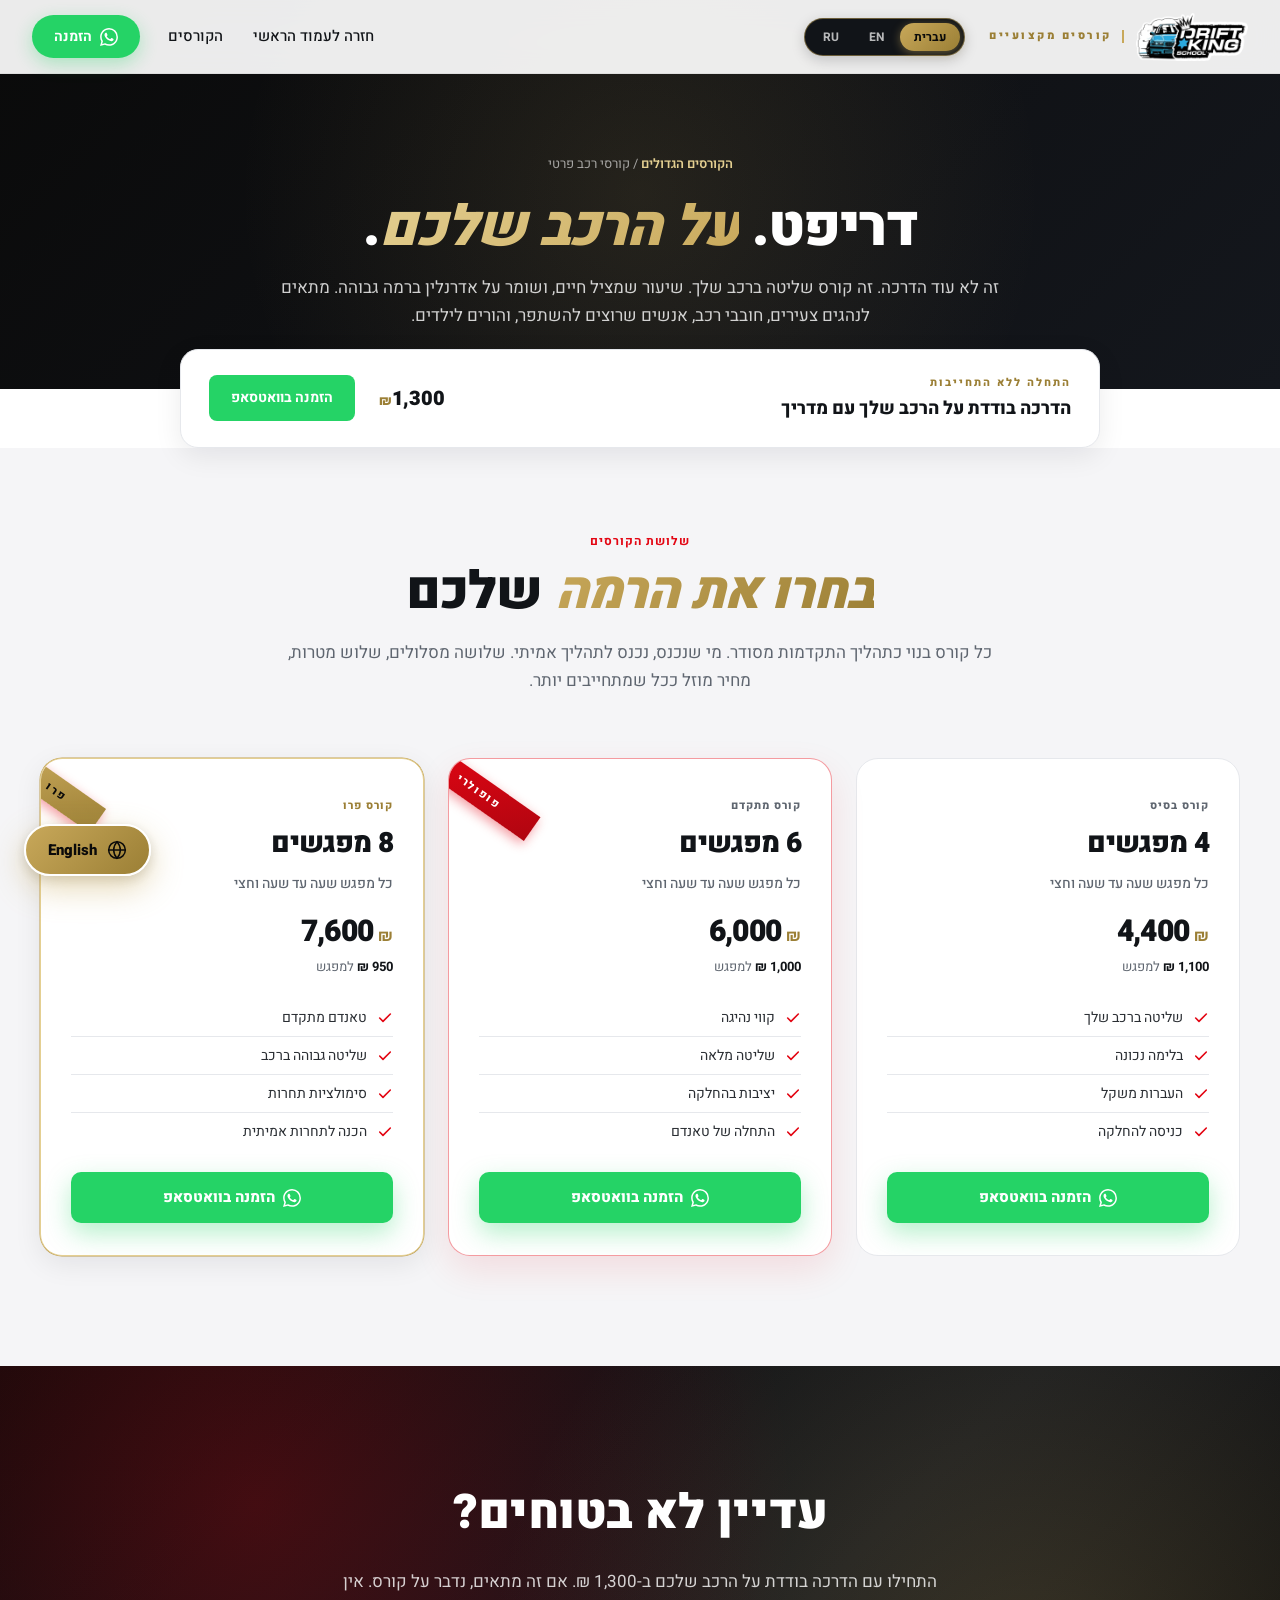
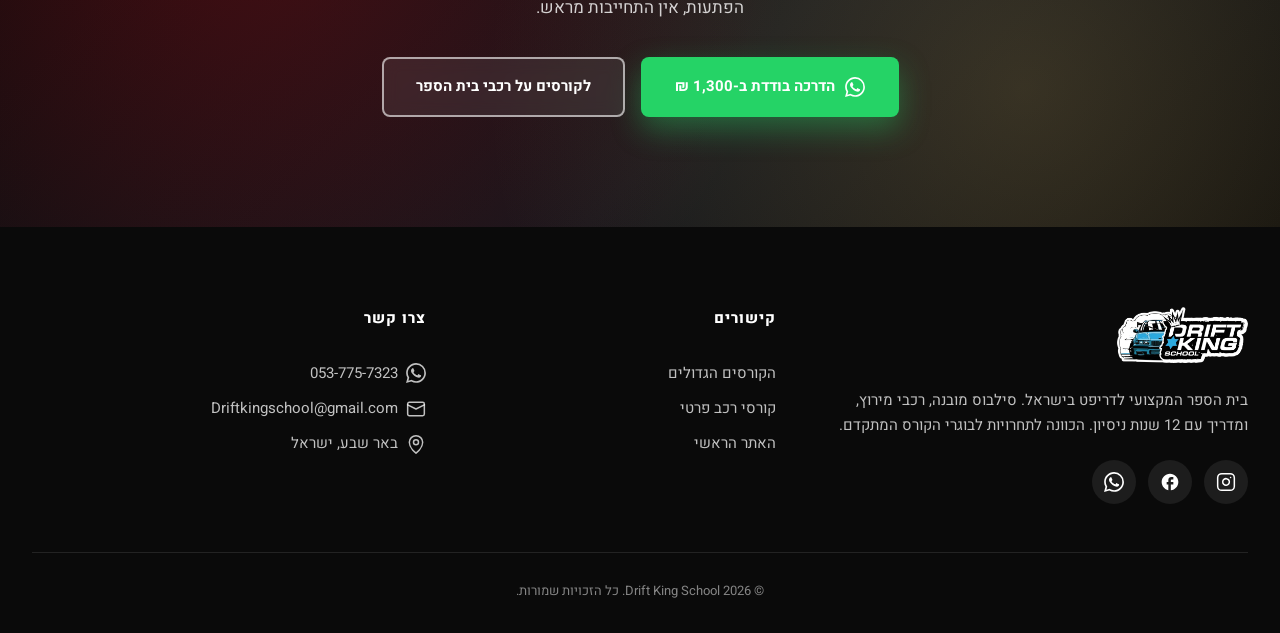
<file: own-car/index.html>
<!DOCTYPE html>
<html lang="he" dir="rtl" data-lang="he">
<head>
    <meta charset="UTF-8">
    <meta name="viewport" content="width=device-width, initial-scale=1.0">
    <title data-he="קורסי דריפט על הרכב שלך | Drift King School" data-en="Drift Courses on Your Own Car | Drift King School" data-ru="Курсы дрифта на своем авто | Drift King School">קורסי דריפט על הרכב שלך | Drift King School</title>
    <!-- ===== Link preview (WhatsApp / Facebook / Twitter): 1200x630 card ===== -->
    <meta property="og:type" content="website">
    <meta property="og:site_name" content="Drift King School">
    <meta property="og:locale" content="he_IL">
    <meta property="og:title" content="קורס דריפט על הרכב שלך | Drift King School">
    <meta property="og:description" content="לשלוט ברכב שלך כמו מקצוען: בלימה, העברות משקל וכניסה להחלקה בביטחון מלא. סילבוס שמציל חיים ונותן חוויה של פעם בחיים.">
    <meta property="og:url" content="https://driftkingschool.github.io/dks-courses/own-car/">
    <meta property="og:image" content="https://driftkingschool.github.io/dks-courses/own-car/og-cover.jpg?v=2026-09-10">
    <meta property="og:image:secure_url" content="https://driftkingschool.github.io/dks-courses/own-car/og-cover.jpg?v=2026-09-10">
    <meta property="og:image:type" content="image/jpeg">
    <meta property="og:image:width" content="1200">
    <meta property="og:image:height" content="630">
    <meta property="og:image:alt" content="קורס דריפט על הרכב שלך">
    <meta name="twitter:card" content="summary_large_image">
    <meta name="twitter:title" content="קורס דריפט על הרכב שלך | Drift King School">
    <meta name="twitter:description" content="לשלוט ברכב שלך כמו מקצוען: בלימה, העברות משקל וכניסה להחלקה בביטחון מלא. סילבוס שמציל חיים ונותן חוויה של פעם בחיים.">
    <meta name="twitter:image" content="https://driftkingschool.github.io/dks-courses/own-car/og-cover.jpg?v=2026-09-10">
    <meta name="description" data-he="שולטים ברכב שלך כמו מקצוענים. סילבוס בנוי שמלמד בלימה, העברות משקל, וכניסה להחלקה בביטחון מלא. מציל חיים, חוויה ברמה אחרת." data-en="Master your own car like a pro. A structured curriculum covering braking, weight transfer, and controlled entry into the slide. Lifesaving, next-level experience." data-ru="Владей своей машиной как профи. Структурированная программа: торможение, перенос веса и уверенный заход в занос. Спасает жизни." content="שולטים ברכב שלך כמו מקצוענים. סילבוס בנוי שמלמד בלימה, העברות משקל, וכניסה להחלקה בביטחון מלא. מציל חיים, חוויה ברמה אחרת.">
    <link rel="icon" href="../logo.webp" type="image/png">
    <link rel="preconnect" href="https://fonts.googleapis.com">
    <link rel="preconnect" href="https://fonts.gstatic.com" crossorigin>
    <link href="https://fonts.googleapis.com/css2?family=Heebo:wght@300;400;500;700;800;900&family=Inter:wght@300;400;500;600;700;800;900&display=swap" rel="stylesheet">
    <link rel="stylesheet" href="../style.css">
    <!-- Google Analytics 4 (DKS Landing Pages) -->
    <script async src="https://www.googletagmanager.com/gtag/js?id=G-9BLNS7E34C"></script>
    <script>
        window.dataLayer = window.dataLayer || [];
        function gtag(){dataLayer.push(arguments);}
        gtag('js', new Date());
        gtag('config', 'G-9BLNS7E34C');
        // WhatsApp, phone and booking clicks, sent as events that can be marked as key events in GA
        document.addEventListener('click', function (e) {
            var a = e.target.closest && e.target.closest('a[href]');
            if (!a) return;
            var h = a.getAttribute('href') || '';
            var name = /wa\.me|whatsapp\.com|^whatsapp:/i.test(h) ? 'whatsapp_click'
                : /^tel:/i.test(h) ? 'phone_click'
                : /\/book\//i.test(h) ? 'booking_click' : null;
            if (name) gtag('event', name, { link_url: a.href, link_text: (a.textContent || '').trim().slice(0, 100) });
        }, true);
    </script>
</head>
<body>

<!-- ===== Lucide SVG icons (subset) ===== -->
<svg width="0" height="0" style="position:absolute" aria-hidden="true">
<defs>
    <symbol id="i-phone" viewBox="0 0 24 24" fill="none" stroke="currentColor" stroke-width="1.8" stroke-linecap="round" stroke-linejoin="round"><path d="M22 16.92v3a2 2 0 0 1-2.18 2 19.79 19.79 0 0 1-8.63-3.07 19.5 19.5 0 0 1-6-6 19.79 19.79 0 0 1-3.07-8.67A2 2 0 0 1 4.11 2h3a2 2 0 0 1 2 1.72 12.84 12.84 0 0 0 .7 2.81 2 2 0 0 1-.45 2.11L8.09 9.91a16 16 0 0 0 6 6l1.27-1.27a2 2 0 0 1 2.11-.45 12.84 12.84 0 0 0 2.81.7A2 2 0 0 1 22 16.92z"/></symbol>
    <symbol id="i-mail" viewBox="0 0 24 24" fill="none" stroke="currentColor" stroke-width="1.8" stroke-linecap="round" stroke-linejoin="round"><rect x="2" y="4" width="20" height="16" rx="2"/><path d="m22 7-10 5L2 7"/></symbol>
    <symbol id="i-pin" viewBox="0 0 24 24" fill="none" stroke="currentColor" stroke-width="1.8" stroke-linecap="round" stroke-linejoin="round"><path d="M20 10c0 7-8 13-8 13s-8-6-8-13a8 8 0 0 1 16 0z"/><circle cx="12" cy="10" r="3"/></symbol>
    <symbol id="i-globe" viewBox="0 0 24 24" fill="none" stroke="currentColor" stroke-width="1.8" stroke-linecap="round" stroke-linejoin="round"><circle cx="12" cy="12" r="10"/><line x1="2" y1="12" x2="22" y2="12"/><path d="M12 2a15.3 15.3 0 0 1 4 10 15.3 15.3 0 0 1-4 10 15.3 15.3 0 0 1-4-10 15.3 15.3 0 0 1 4-10z"/></symbol>
    <symbol id="i-check" viewBox="0 0 24 24" fill="none" stroke="currentColor" stroke-width="2.4" stroke-linecap="round" stroke-linejoin="round"><polyline points="20 6 9 17 4 12"/></symbol>
    <symbol id="i-whatsapp" viewBox="0 0 24 24" fill="currentColor"><path d="M17.472 14.382c-.297-.149-1.758-.867-2.03-.967-.273-.099-.471-.148-.67.15-.197.297-.767.966-.94 1.164-.173.199-.347.223-.644.075-.297-.15-1.255-.463-2.39-1.475-.883-.788-1.48-1.761-1.653-2.059-.173-.297-.018-.458.13-.606.134-.133.298-.347.446-.52.149-.174.198-.298.298-.497.099-.198.05-.371-.025-.52-.075-.149-.669-1.612-.916-2.207-.242-.579-.487-.5-.669-.51-.173-.008-.371-.01-.57-.01-.198 0-.52.074-.792.372-.272.297-1.04 1.016-1.04 2.479 0 1.462 1.065 2.875 1.213 3.074.149.198 2.096 3.2 5.077 4.487.709.306 1.262.489 1.694.626.712.226 1.36.194 1.872.118.571-.085 1.758-.719 2.006-1.413.248-.694.248-1.289.173-1.413-.074-.124-.272-.198-.57-.347m-5.421 7.403h-.004a9.87 9.87 0 0 1-5.031-1.378l-.361-.214-3.741.982.998-3.648-.235-.374a9.86 9.86 0 0 1-1.51-5.26c.001-5.45 4.436-9.884 9.888-9.884 2.64 0 5.122 1.03 6.988 2.898a9.825 9.825 0 0 1 2.893 6.994c-.003 5.45-4.437 9.884-9.885 9.884m8.413-18.297A11.815 11.815 0 0 0 12.05 0C5.495 0 .16 5.335.157 11.892c0 2.096.547 4.142 1.588 5.945L.057 24l6.305-1.654a11.882 11.882 0 0 0 5.683 1.448h.005c6.554 0 11.89-5.335 11.893-11.893a11.821 11.821 0 0 0-3.48-8.413"/></symbol>
    <symbol id="i-zap" viewBox="0 0 24 24" fill="none" stroke="currentColor" stroke-width="1.8" stroke-linecap="round" stroke-linejoin="round"><polygon points="13 2 3 14 12 14 11 22 21 10 12 10 13 2"/></symbol>
    <symbol id="i-arrow-right" viewBox="0 0 24 24" fill="none" stroke="currentColor" stroke-width="2" stroke-linecap="round" stroke-linejoin="round"><line x1="5" y1="12" x2="19" y2="12"/><polyline points="12 5 19 12 12 19"/></symbol>
    <symbol id="i-instagram" viewBox="0 0 24 24" fill="none" stroke="currentColor" stroke-width="1.8" stroke-linecap="round" stroke-linejoin="round"><rect x="2" y="2" width="20" height="20" rx="5"/><path d="M16 11.37A4 4 0 1 1 12.63 8 4 4 0 0 1 16 11.37z"/><line x1="17.5" y1="6.5" x2="17.51" y2="6.5"/></symbol>
    <symbol id="i-facebook" viewBox="0 0 24 24" fill="currentColor"><path d="M22 12c0-5.52-4.48-10-10-10S2 6.48 2 12c0 4.84 3.44 8.87 8 9.8V15H8v-3h2V9.5C10 7.57 11.57 6 13.5 6H16v3h-2c-.55 0-1 .45-1 1v2h3v3h-3v6.95c5.05-.5 9-4.76 9-9.95z"/></symbol>
</defs>
</svg>

<!-- ===== Navbar ===== -->
<nav class="navbar" id="navbar">
    <div class="nav-container">
        <a href="../" class="nav-logo">
            <img src="../logo.webp" alt="Drift King School" class="logo-img">
            <span class="nav-tagline" data-he="קורסים מקצועיים" data-en="Professional Courses" data-ru="Курсы">קורסים מקצועיים</span>
        </a>

        <div class="lang-toggle" role="tablist" aria-label="Language">
            <button class="lang-btn active" data-lang="he" aria-pressed="true" type="button">עברית</button>
            <button class="lang-btn" data-lang="en" aria-pressed="false" type="button">EN</button>
            <button class="lang-btn" data-lang="ru" aria-pressed="false" type="button">RU</button>
        </div>

        <div class="nav-links">
            <a href="../" data-he="חזרה לעמוד הראשי" data-en="Back to Main" data-ru="На главную">חזרה לעמוד הראשי</a>
            <a href="#courses" data-he="הקורסים" data-en="Courses" data-ru="Курсы">הקורסים</a>
            <a href="https://wa.me/972537757323?text=שלום!%20אני%20מעוניין%20בקורס%20דריפט%20על%20הרכב%20שלי" class="nav-cta" target="_blank" rel="noopener">
                <svg class="icon icon-sm"><use href="#i-whatsapp"/></svg>
                <span class="nav-cta-text" data-he="הזמנה" data-en="Book" data-ru="Заказ">הזמנה</span>
            </a>
        </div>

        <button class="hamburger" id="hamburger" aria-label="Menu" type="button">
            <span></span><span></span><span></span>
        </button>
    </div>

    <div class="mobile-menu" id="mobileMenu">
        <a href="../" data-he="חזרה לעמוד הראשי" data-en="Back to Main" data-ru="На главную" onclick="closeMobile()">חזרה לעמוד הראשי</a>
        <a href="#courses" data-he="הקורסים" data-en="Courses" data-ru="Курсы" onclick="closeMobile()">הקורסים</a>
        <a href="https://wa.me/972537757323?text=שלום!%20אני%20מעוניין%20בקורס%20דריפט%20על%20הרכב%20שלי" class="nav-cta" target="_blank" rel="noopener">
            <svg class="icon icon-sm"><use href="#i-whatsapp"/></svg>
            <span data-he="הזמנה בוואטסאפ" data-en="Book on WhatsApp" data-ru="Заказ в WhatsApp">הזמנה בוואטסאפ</span>
        </a>
        <div class="cross-nav-section">
            <h4 class="cross-nav-header" data-he="אתרים נוספים שלנו" data-en="More from DKS" data-ru="Другие сайты DKS">אתרים נוספים שלנו</h4>
            <a href="https://driftkingschool.github.io/" target="_blank" rel="noopener" class="cross-nav-link" data-he="מחירון חוויות יומיומיות" data-en="Daily Experiences" data-ru="Ежедневный прайс">מחירון חוויות יומיומיות</a>
            <a href="https://driftkingschool.github.io/dks-bangkok/" target="_blank" rel="noopener" class="cross-nav-link" data-he="דריפט בתאילנד" data-en="Drift in Thailand" data-ru="Дрифт в Таиланде">דריפט בתאילנד</a>
            <a href="https://driftkingschool.github.io/track-days/" target="_blank" rel="noopener" class="cross-nav-link" data-he="יום מסלול במוטור סיטי" data-en="Track Day at Motor City" data-ru="Трек-день в Motor City">יום מסלול במוטור סיטי</a>
            <a href="https://driftkingschool.github.io/dks-karting/" target="_blank" rel="noopener" class="cross-nav-link" data-he="קארטינג 2 פעימות" data-en="2-Stroke Karting" data-ru="Картинг">קארטינג 2 פעימות</a>
        </div>
    </div>
</nav>

<!-- ===== Mini Hero ===== -->
<header class="own-car-hero" id="top">
    <div class="section-container">
        <p class="breadcrumb">
            <a href="../" data-he="הקורסים הגדולים" data-en="Main Courses" data-ru="Главные курсы">הקורסים הגדולים</a>
            <span> / </span>
            <span data-he="קורסי רכב פרטי" data-en="Own-Car Courses" data-ru="На своем авто">קורסי רכב פרטי</span>
        </p>
        <h1 data-he="דריפט. <span class='highlight'>על הרכב שלכם</span>." data-en="Drift. <span class='highlight'>On Your Own Car</span>." data-ru="Дрифт. <span class='highlight'>На вашем авто</span>.">דריפט. <span class="highlight">על הרכב שלכם</span>.</h1>
        <p data-he="זה לא עוד הדרכה. זה קורס שליטה ברכב שלך. שיעור שמציל חיים, ושומר על אדרנלין ברמה גבוהה. מתאים לנהגים צעירים, חובבי רכב, אנשים שרוצים להשתפר, והורים לילדים." data-en="This is not just another lesson. This is a course in mastering your own vehicle. A lesson that saves lives, and delivers high adrenaline. Perfect for young drivers, car enthusiasts, people who want to improve, and parents." data-ru="Это не просто очередное занятие. Это курс по мастерству управления вашим автомобилем. Урок, который спасает жизни и дает высокий адреналин. Подходит для молодых водителей и автолюбителей.">זה לא עוד הדרכה. זה קורס שליטה ברכב שלך. שיעור שמציל חיים, ושומר על אדרנלין ברמה גבוהה. מתאים לנהגים צעירים, חובבי רכב, אנשים שרוצים להשתפר, והורים לילדים.</p>
    </div>
</header>

<!-- ===== Single Lesson Banner ===== -->
<div class="section-container">
    <div class="single-lesson-banner">
        <div>
            <div class="sl-tag" data-he="התחלה ללא התחייבות" data-en="No-commitment Start" data-ru="Без обязательств">התחלה ללא התחייבות</div>
            <h3 data-he="הדרכה בודדת על הרכב שלך עם מדריך" data-en="Single lesson on your car with an instructor" data-ru="Одно занятие на вашем авто с инструктором">הדרכה בודדת על הרכב שלך עם מדריך</h3>
        </div>
        <div class="sl-price">
            <span class="currency">₪</span>1,300
        </div>
        <a href="https://wa.me/972537757323?text=שלום!%20אני%20מעוניין%20בהדרכה%20בודדת%20על%20הרכב%20שלי%20(1,300%20%E2%82%AA)" class="sl-cta" target="_blank" rel="noopener">
            <span data-he="הזמנה בוואטסאפ" data-en="Book on WhatsApp" data-ru="Заказ в WhatsApp">הזמנה בוואטסאפ</span>
        </a>
    </div>
</div>

<!-- ===== 3 Course Tiers ===== -->
<section class="car-courses" id="courses">
    <div class="section-container">
        <div class="section-header">
            <span class="section-tag" data-he="שלושת הקורסים" data-en="The Three Courses" data-ru="Три курса">שלושת הקורסים</span>
            <h2 class="section-title" data-he="<span class='highlight'>בחרו את הרמה</span> שלכם" data-en="<span class='highlight'>Choose Your Level</span>" data-ru="<span class='highlight'>Выберите свой уровень</span>">‫<span class="highlight">בחרו את הרמה</span> שלכם</h2>
            <p class="section-desc" data-he="כל קורס בנוי כתהליך התקדמות מסודר. מי שנכנס, נכנס לתהליך אמיתי. שלושה מסלולים, שלוש מטרות, מחיר מוזל ככל שמתחייבים יותר." data-en="Each course is a structured progression. Who joins, joins for real. Three paths, three goals, lower price per session as you commit more." data-ru="Каждый курс это структурированный путь развития. Три пути, три цели, цена за занятие снижается с каждым уровнем.">כל קורס בנוי כתהליך התקדמות מסודר. מי שנכנס, נכנס לתהליך אמיתי. שלושה מסלולים, שלוש מטרות, מחיר מוזל ככל שמתחייבים יותר.</p>
        </div>

        <div class="car-courses-grid">
            <!-- BASIC -->
            <div class="car-course">
                <div class="cc-tier" data-he="קורס בסיס" data-en="Basic Course" data-ru="Базовый курс">קורס בסיס</div>
                <h3 class="cc-name" data-he="4 מפגשים" data-en="4 Sessions" data-ru="4 занятия">4 מפגשים</h3>
                <p class="cc-meet" data-he="כל מפגש שעה עד שעה וחצי" data-en="Each session 1 to 1.5 hours" data-ru="Каждое занятие 1-1.5 часа">כל מפגש שעה עד שעה וחצי</p>

                <div class="cc-price">
                    <span class="currency">₪</span>
                    <span class="amount">4,400</span>
                </div>
                <p class="cc-per" data-he="<strong>1,100 ₪</strong> למפגש" data-en="<strong>₪1,100</strong> per session" data-ru="<strong>₪1,100</strong> за занятие"><strong>1,100 ₪</strong> למפגש</p>

                <ul class="cc-goals">
                    <li><svg class="check"><use href="#i-check"/></svg><span data-he="שליטה ברכב שלך" data-en="Master your vehicle" data-ru="Контроль вашего авто">שליטה ברכב שלך</span></li>
                    <li><svg class="check"><use href="#i-check"/></svg><span data-he="בלימה נכונה" data-en="Proper braking" data-ru="Правильное торможение">בלימה נכונה</span></li>
                    <li><svg class="check"><use href="#i-check"/></svg><span data-he="העברות משקל" data-en="Weight transfer" data-ru="Перенос веса">העברות משקל</span></li>
                    <li><svg class="check"><use href="#i-check"/></svg><span data-he="כניסה להחלקה" data-en="Slide entry" data-ru="Вход в занос">כניסה להחלקה</span></li>
                </ul>

                <a href="https://wa.me/972537757323?text=שלום!%20אני%20מעוניין%20בקורס%20בסיס%20-%204%20מפגשים%20(4,400%20%E2%82%AA)" class="cc-cta" target="_blank" rel="noopener">
                    <svg class="icon icon-sm"><use href="#i-whatsapp"/></svg>
                    <span data-he="הזמנה בוואטסאפ" data-en="Book on WhatsApp" data-ru="Заказ в WhatsApp">הזמנה בוואטסאפ</span>
                </a>
            </div>

            <!-- ADVANCED: POPULAR -->
            <div class="car-course popular">
                <div class="ribbon" data-he="פופולרי" data-en="Popular" data-ru="Популярный">פופולרי</div>
                <div class="cc-tier" data-he="קורס מתקדם" data-en="Advanced Course" data-ru="Продвинутый курс">קורס מתקדם</div>
                <h3 class="cc-name" data-he="6 מפגשים" data-en="6 Sessions" data-ru="6 занятий">6 מפגשים</h3>
                <p class="cc-meet" data-he="כל מפגש שעה עד שעה וחצי" data-en="Each session 1 to 1.5 hours" data-ru="Каждое занятие 1-1.5 часа">כל מפגש שעה עד שעה וחצי</p>

                <div class="cc-price">
                    <span class="currency">₪</span>
                    <span class="amount">6,000</span>
                </div>
                <p class="cc-per" data-he="<strong>1,000 ₪</strong> למפגש" data-en="<strong>₪1,000</strong> per session" data-ru="<strong>₪1,000</strong> за занятие"><strong>1,000 ₪</strong> למפגש</p>

                <ul class="cc-goals">
                    <li><svg class="check"><use href="#i-check"/></svg><span data-he="קווי נהיגה" data-en="Driving lines" data-ru="Линии вождения">קווי נהיגה</span></li>
                    <li><svg class="check"><use href="#i-check"/></svg><span data-he="שליטה מלאה" data-en="Full control" data-ru="Полный контроль">שליטה מלאה</span></li>
                    <li><svg class="check"><use href="#i-check"/></svg><span data-he="יציבות בהחלקה" data-en="Slide stability" data-ru="Устойчивость в заносе">יציבות בהחלקה</span></li>
                    <li><svg class="check"><use href="#i-check"/></svg><span data-he="התחלה של טאנדם" data-en="Tandem introduction" data-ru="Введение в тандем">התחלה של טאנדם</span></li>
                </ul>

                <a href="https://wa.me/972537757323?text=שלום!%20אני%20מעוניין%20בקורס%20מתקדם%20-%206%20מפגשים%20(6,000%20%E2%82%AA)" class="cc-cta" target="_blank" rel="noopener">
                    <svg class="icon icon-sm"><use href="#i-whatsapp"/></svg>
                    <span data-he="הזמנה בוואטסאפ" data-en="Book on WhatsApp" data-ru="Заказ в WhatsApp">הזמנה בוואטסאפ</span>
                </a>
            </div>

            <!-- PRO -->
            <div class="car-course pro">
                <div class="ribbon" data-he="פרו" data-en="Pro" data-ru="Про">פרו</div>
                <div class="cc-tier" data-he="קורס פרו" data-en="Pro Course" data-ru="Курс Про">קורס פרו</div>
                <h3 class="cc-name" data-he="8 מפגשים" data-en="8 Sessions" data-ru="8 занятий">8 מפגשים</h3>
                <p class="cc-meet" data-he="כל מפגש שעה עד שעה וחצי" data-en="Each session 1 to 1.5 hours" data-ru="Каждое занятие 1-1.5 часа">כל מפגש שעה עד שעה וחצי</p>

                <div class="cc-price">
                    <span class="currency">₪</span>
                    <span class="amount">7,600</span>
                </div>
                <p class="cc-per" data-he="<strong>950 ₪</strong> למפגש" data-en="<strong>₪950</strong> per session" data-ru="<strong>₪950</strong> за занятие"><strong>950 ₪</strong> למפגש</p>

                <ul class="cc-goals">
                    <li><svg class="check"><use href="#i-check"/></svg><span data-he="טאנדם מתקדם" data-en="Advanced tandem" data-ru="Продвинутый тандем">טאנדם מתקדם</span></li>
                    <li><svg class="check"><use href="#i-check"/></svg><span data-he="שליטה גבוהה ברכב" data-en="High-level vehicle control" data-ru="Высокий уровень контроля">שליטה גבוהה ברכב</span></li>
                    <li><svg class="check"><use href="#i-check"/></svg><span data-he="סימולציות תחרות" data-en="Competition simulations" data-ru="Симуляции гонок">סימולציות תחרות</span></li>
                    <li><svg class="check"><use href="#i-check"/></svg><span data-he="הכנה לתחרות אמיתית" data-en="Real competition prep" data-ru="Подготовка к гонке">הכנה לתחרות אמיתית</span></li>
                </ul>

                <a href="https://wa.me/972537757323?text=שלום!%20אני%20מעוניין%20בקורס%20פרו%20-%208%20מפגשים%20(7,600%20%E2%82%AA)" class="cc-cta" target="_blank" rel="noopener">
                    <svg class="icon icon-sm"><use href="#i-whatsapp"/></svg>
                    <span data-he="הזמנה בוואטסאפ" data-en="Book on WhatsApp" data-ru="Заказ в WhatsApp">הזמנה בוואטסאפ</span>
                </a>
            </div>
        </div>
    </div>
</section>

<!-- ===== CTA Banner ===== -->
<section class="cta-banner">
    <div class="cta-bg-effect"></div>
    <div class="section-container">
        <h2>
            <span data-he="עדיין לא בטוחים?" data-en="Still not sure?" data-ru="Все еще не уверены?">עדיין לא בטוחים?</span>
        </h2>
        <p data-he="התחילו עם הדרכה בודדת על הרכב שלכם ב-1,300 ₪. אם זה מתאים, נדבר על קורס. אין הפתעות, אין התחייבות מראש." data-en="Start with a single lesson on your own car for ₪1,300. If it's a fit, we'll talk course. No surprises, no upfront commitment." data-ru="Начните с одного занятия на вашем авто за ₪1,300. Если подходит, обсудим курс. Без сюрпризов и обязательств.">התחילו עם הדרכה בודדת על הרכב שלכם ב-1,300 ₪. אם זה מתאים, נדבר על קורס. אין הפתעות, אין התחייבות מראש.</p>
        <div class="cta-actions">
            <a href="https://wa.me/972537757323?text=שלום!%20אני%20מעוניין%20בהדרכה%20בודדת%20על%20הרכב%20שלי" class="btn btn-whatsapp" target="_blank" rel="noopener">
                <svg class="icon"><use href="#i-whatsapp"/></svg>
                <span data-he="הדרכה בודדת ב-1,300 ₪" data-en="Single lesson at ₪1,300" data-ru="Одно занятие за ₪1,300">הדרכה בודדת ב-1,300 ₪</span>
            </a>
            <a href="../" class="btn btn-outline">
                <span data-he="לקורסים על רכבי בית הספר" data-en="School-vehicle courses" data-ru="Курсы на авто школы">לקורסים על רכבי בית הספר</span>
            </a>
        </div>
    </div>
</section>

<!-- ===== Footer ===== -->
<footer class="footer">
    <div class="section-container">
        <div class="footer-grid">
            <div class="footer-brand">
                <a href="../" class="footer-logo"><img src="../logo.webp" alt="Drift King School"></a>
                <p data-he="בית הספר המקצועי לדריפט בישראל. סילבוס מובנה, רכבי מירוץ, ומדריך עם 12 שנות ניסיון. הכוונה לתחרויות לבוגרי הקורס המתקדם." data-en="Israel's professional drift school. Structured curriculum, race vehicles, and an instructor with 12 years of experience. Competition guidance for advanced course graduates." data-ru="Профессиональная школа дрифта в Израиле.">בית הספר המקצועי לדריפט בישראל. סילבוס מובנה, רכבי מירוץ, ומדריך עם 12 שנות ניסיון. הכוונה לתחרויות לבוגרי הקורס המתקדם.</p>
                <div class="footer-social">
                    <a href="https://www.instagram.com/driftkingschool/" target="_blank" rel="noopener" aria-label="Instagram"><svg class="icon"><use href="#i-instagram"/></svg></a>
                    <a href="https://www.facebook.com/" target="_blank" rel="noopener" aria-label="Facebook"><svg class="icon"><use href="#i-facebook"/></svg></a>
                    <a href="https://wa.me/972537757323" target="_blank" rel="noopener" aria-label="WhatsApp"><svg class="icon"><use href="#i-whatsapp"/></svg></a>
                </div>
            </div>

            <div class="footer-links">
                <h4 data-he="קישורים" data-en="Links" data-ru="Ссылки">קישורים</h4>
                <a href="../" data-he="הקורסים הגדולים" data-en="Main Courses" data-ru="Главные курсы">הקורסים הגדולים</a>
                <a href="#courses" data-he="קורסי רכב פרטי" data-en="Own-Car Courses" data-ru="На своем авто">קורסי רכב פרטי</a>
                <a href="https://driftkingschool.github.io/" target="_blank" rel="noopener" data-he="האתר הראשי" data-en="Main Site" data-ru="Главный сайт">האתר הראשי</a>
            </div>

            <div class="footer-contact">
                <h4 data-he="צרו קשר" data-en="Contact" data-ru="Контакты">צרו קשר</h4>
                <a href="https://wa.me/972537757323"><svg class="icon"><use href="#i-whatsapp"/></svg> 053-775-7323</a>
                <a href="mailto:Driftkingschool@gmail.com"><svg class="icon"><use href="#i-mail"/></svg> Driftkingschool@gmail.com</a>
                <p><svg class="icon"><use href="#i-pin"/></svg> <span data-he="באר שבע, ישראל" data-en="Beer Sheva, Israel" data-ru="Беэр-Шева, Израиль">באר שבע, ישראל</span></p>
            </div>
        </div>

        <div class="footer-bottom">
            <span data-he="© 2026 Drift King School. כל הזכויות שמורות." data-en="© 2026 Drift King School. All rights reserved." data-ru="© 2026 Drift King School. Все права защищены.">© 2026 Drift King School. כל הזכויות שמורות.</span>
        </div>
    </div>
</footer>

<!-- ===== Floating Lang Button ===== -->
<button class="lang-float" id="langFloat" aria-label="Switch language" type="button">
    <svg class="icon"><use href="#i-globe"/></svg>
    <span id="langFloatText">English</span>
</button>

<script src="../script.js"></script>
</body>
</html>
</file>
<file: style.css>
/* ==========================================================
   DRIFT KING SCHOOL: COURSES MICROSITE
   Trilingual HE/EN/RU. Hebrew default. BMW-inspired luxury.
   ========================================================== */

:root {
    --red: #e30613;
    --red-dark: #b00510;
    --blue: #1c69d4;
    --cyan: #00AEEF;
    --gold: #c8a85a;
    --gold-light: #e4cf91;
    --gold-dark: #9b7f35;
    --black: #0a0a0a;
    --ink: #111418;
    --text: #2a2e33;
    --muted: #5f6670;
    --line: #e6e8ec;
    --bg: #ffffff;
    --bg-alt: #f5f5f7;
    --bg-dark: #0f1115;
    --shadow-sm: 0 2px 12px rgba(10, 14, 20, 0.05);
    --shadow-md: 0 8px 28px rgba(10, 14, 20, 0.08);
    --shadow-lg: 0 24px 60px rgba(10, 14, 20, 0.14);
    --shadow-gold: 0 20px 50px rgba(200, 168, 90, 0.28);
    --radius: 14px;
    --radius-lg: 22px;
    --font-en: 'Inter', 'Heebo', system-ui, sans-serif;
    --font-he: 'Heebo', 'Inter', system-ui, sans-serif;
    --font-ru: 'Inter', 'Heebo', system-ui, sans-serif;
    --nav-h: 74px;
}

* { box-sizing: border-box; margin: 0; padding: 0; }

html { scroll-behavior: smooth; -webkit-text-size-adjust: 100%; }

body {
    font-family: var(--font-he);
    color: var(--text);
    background: var(--bg);
    line-height: 1.55;
    font-weight: 400;
    overflow-x: hidden;
    -webkit-font-smoothing: antialiased;
}

html[data-lang="en"] body { font-family: var(--font-en); }
html[data-lang="ru"] body { font-family: var(--font-ru); }
html[data-lang="he"] body { font-family: var(--font-he); }

img, video, svg { max-width: 100%; display: block; }

.icon { width: 20px; height: 20px; flex-shrink: 0; }
.icon-xs { width: 14px; height: 14px; }
.icon-sm { width: 18px; height: 18px; }
.icon-lg { width: 32px; height: 32px; }

a { color: inherit; }

/* ===== LOGO INTRO ===== */
.logo-intro {
    position: fixed; inset: 0;
    background: var(--bg);
    display: flex; align-items: center; justify-content: center;
    z-index: 10000;
    animation: introFade 1.6s ease forwards;
    animation-delay: 0.9s;
}
.logo-intro-img {
    width: 220px; max-width: 60vw;
    animation: introPulse 1.2s ease;
}
@keyframes introFade { to { opacity: 0; visibility: hidden; } }
@keyframes introPulse {
    0% { opacity: 0; transform: scale(0.6); }
    55% { opacity: 1; transform: scale(1.06); }
    100% { opacity: 1; transform: scale(1); }
}

/* ===== NAVIGATION ===== */
.navbar {
    position: fixed; top: 0; left: 0; right: 0;
    height: var(--nav-h);
    background: rgba(255, 255, 255, 0.92);
    backdrop-filter: blur(14px);
    -webkit-backdrop-filter: blur(14px);
    border-bottom: 1px solid rgba(0, 0, 0, 0.06);
    z-index: 1000;
    transition: background 0.3s ease, box-shadow 0.3s ease;
}
.navbar.scrolled {
    background: rgba(255, 255, 255, 0.98);
    box-shadow: var(--shadow-sm);
}
.nav-container {
    max-width: 1400px;
    height: 100%;
    margin: 0 auto;
    padding: 0 32px;
    display: flex;
    align-items: center;
    gap: 24px;
}
.nav-logo {
    display: flex; align-items: center; gap: 12px;
    text-decoration: none;
    color: var(--ink);
}
.nav-logo .logo-img { height: 48px; width: auto; }
.nav-tagline {
    font-weight: 900;
    font-size: 11px;
    letter-spacing: 2.5px;
    color: var(--gold-dark);
    border-inline-start: 2px solid var(--gold);
    padding-inline-start: 10px;
    line-height: 1.1;
    text-transform: uppercase;
}
.nav-links {
    display: flex; align-items: center; gap: 26px;
    margin-inline-start: auto;
}
.nav-links a:not(.nav-cta) {
    color: var(--ink);
    text-decoration: none;
    font-weight: 500;
    font-size: 15px;
    position: relative;
    padding: 6px 2px;
}
.nav-links a:not(.nav-cta)::after {
    content: "";
    position: absolute;
    left: 0; right: 0; bottom: 0;
    height: 2px;
    background: var(--red);
    transform: scaleX(0);
    transform-origin: left;
    transition: transform 0.25s ease;
}
html[dir="rtl"] .nav-links a:not(.nav-cta)::after { transform-origin: right; }
.nav-links a:not(.nav-cta):hover::after { transform: scaleX(1); }
.nav-links a.nav-current {
    color: var(--red);
    font-weight: 700;
}
.nav-links a.nav-current::after {
    transform: scaleX(1);
    background: var(--red);
}
.mobile-sub-nav {
    display: flex; flex-direction: column; gap: 10px;
    padding: 14px 0 4px;
    margin: 6px 0;
    border-top: 1px solid var(--line);
    border-bottom: 1px solid var(--line);
}
.mobile-sub-nav a {
    color: var(--muted) !important;
    font-size: 14px !important;
    font-weight: 500 !important;
    padding: 4px 0 !important;
    border: none !important;
}
.mobile-menu a.nav-current {
    color: var(--red) !important;
    font-weight: 700 !important;
}

.nav-cta {
    display: inline-flex; align-items: center; gap: 8px;
    background: #25D366;
    color: #fff !important;
    padding: 11px 22px;
    border-radius: 999px;
    font-weight: 700;
    font-size: 14px;
    text-decoration: none;
    transition: background 0.2s ease, transform 0.2s ease;
    box-shadow: 0 6px 18px rgba(37, 211, 102, 0.32);
}
.nav-cta:hover { background: #1fbd5a; transform: translateY(-1px); }

/* ===== LANG TOGGLE ===== */
.lang-toggle {
    display: inline-flex;
    background: #111418;
    border-radius: 999px;
    padding: 4px;
    gap: 2px;
    position: relative;
    box-shadow: 0 4px 14px rgba(0, 0, 0, 0.18);
    border: 1px solid rgba(200, 168, 90, 0.5);
}
.lang-btn {
    border: none;
    background: transparent;
    color: rgba(255, 255, 255, 0.7);
    font-weight: 700;
    font-size: 12px;
    padding: 8px 14px;
    border-radius: 999px;
    cursor: pointer;
    display: inline-flex;
    align-items: center;
    gap: 6px;
    transition: color 0.2s ease, background 0.25s ease;
    font-family: inherit;
    line-height: 1;
}
.lang-btn.active {
    background: linear-gradient(135deg, var(--gold), var(--gold-dark));
    color: #0a0a0a;
    box-shadow: 0 2px 10px rgba(200, 168, 90, 0.45);
}
.lang-btn:not(.active):hover { color: #fff; }

/* Floating language button (always visible) */
.lang-float {
    position: fixed;
    bottom: 24px;
    inset-inline-end: 24px;
    z-index: 999;
    background: linear-gradient(135deg, var(--gold), var(--gold-dark));
    color: #0a0a0a;
    border: 2px solid #fff;
    border-radius: 999px;
    padding: 14px 22px;
    font-weight: 800;
    font-size: 15px;
    cursor: pointer;
    display: inline-flex;
    align-items: center;
    gap: 10px;
    box-shadow: 0 12px 32px rgba(200, 168, 90, 0.45), 0 4px 12px rgba(0, 0, 0, 0.15);
    font-family: inherit;
    line-height: 1;
    transition: transform 0.25s ease, box-shadow 0.25s ease;
}
.lang-float:hover {
    transform: translateY(-3px);
    box-shadow: 0 18px 40px rgba(200, 168, 90, 0.55), 0 6px 14px rgba(0, 0, 0, 0.2);
}
.lang-float .icon { width: 20px; height: 20px; }

/* ===== HAMBURGER ===== */
.hamburger {
    display: none;
    background: transparent;
    border: none;
    width: 32px; height: 32px;
    flex-direction: column;
    justify-content: center;
    gap: 5px;
    cursor: pointer;
    padding: 0;
}
.hamburger span {
    display: block;
    width: 24px; height: 2px;
    background: var(--ink);
    transition: transform 0.3s ease, opacity 0.25s ease;
}
.hamburger.open span:nth-child(1) { transform: translateY(7px) rotate(45deg); }
.hamburger.open span:nth-child(2) { opacity: 0; }
.hamburger.open span:nth-child(3) { transform: translateY(-7px) rotate(-45deg); }

.mobile-menu {
    position: fixed;
    top: var(--nav-h);
    left: 0; right: 0;
    background: #fff;
    flex-direction: column;
    padding: 24px 32px 36px;
    gap: 18px;
    border-bottom: 1px solid var(--line);
    box-shadow: var(--shadow-md);
    display: none;
    z-index: 999;
}
.mobile-menu.open { display: flex; }
.mobile-menu a {
    color: var(--ink);
    text-decoration: none;
    font-weight: 600;
    font-size: 17px;
    padding: 8px 0;
    border-bottom: 1px solid var(--line);
}
.mobile-menu a.nav-cta {
    background: #25D366;
    color: #fff !important;
    text-align: center;
    border-radius: 999px;
    border: none;
    padding: 14px;
    margin-top: 10px;
    display: inline-flex;
    align-items: center;
    justify-content: center;
    gap: 8px;
}

/* ===== HERO ===== */
.hero {
    position: relative;
    min-height: 100vh;
    min-height: 100svh;
    display: flex;
    align-items: center;
    justify-content: center;
    overflow: hidden;
    color: #fff;
    padding-top: var(--nav-h);
}
.hero-video {
    position: absolute; inset: 0;
    width: 100%; height: 100%;
    object-fit: cover;
    z-index: 0;
    filter: brightness(0.55) contrast(1.08);
}
.hero-overlay {
    position: absolute; inset: 0;
    background:
        radial-gradient(ellipse at 20% 20%, rgba(227, 6, 19, 0.22), transparent 55%),
        radial-gradient(ellipse at 80% 80%, rgba(0, 174, 239, 0.18), transparent 55%),
        linear-gradient(180deg, rgba(10,10,10,0.35) 0%, rgba(10,10,10,0.7) 100%);
    z-index: 1;
}
.hero-particles {
    position: absolute; inset: 0;
    z-index: 2;
    pointer-events: none;
}
.hero-particles span {
    position: absolute;
    width: 3px; height: 3px;
    background: rgba(255, 255, 255, 0.6);
    border-radius: 50%;
    animation: floatUp 8s linear infinite;
    box-shadow: 0 0 8px rgba(255, 255, 255, 0.8);
}
@keyframes floatUp {
    0% { transform: translateY(100vh) scale(0); opacity: 0; }
    10% { opacity: 1; transform: translateY(90vh) scale(1); }
    90% { opacity: 1; }
    100% { transform: translateY(-10vh) scale(0); opacity: 0; }
}

.hero-content {
    position: relative;
    z-index: 3;
    text-align: center;
    max-width: 1000px;
    padding: 80px 24px 140px;
}
.hero-badge {
    display: inline-flex;
    align-items: center;
    gap: 10px;
    background: rgba(255, 255, 255, 0.1);
    backdrop-filter: blur(8px);
    -webkit-backdrop-filter: blur(8px);
    border: 1px solid rgba(200, 168, 90, 0.5);
    border-radius: 999px;
    padding: 10px 22px;
    font-size: 13px;
    font-weight: 700;
    letter-spacing: 1.5px;
    text-transform: uppercase;
    color: var(--gold-light);
    margin-bottom: 26px;
}
.hero-title {
    font-size: clamp(38px, 7vw, 78px);
    line-height: 1.05;
    font-weight: 900;
    letter-spacing: -1.2px;
    margin-bottom: 22px;
}
.title-line { display: block; }
.title-line.accent { color: #fff; }
.highlight {
    background: linear-gradient(135deg, var(--gold-light), var(--gold));
    -webkit-background-clip: text;
    background-clip: text;
    color: transparent;
    font-style: italic;
}
.hero-sub {
    font-size: clamp(16px, 1.6vw, 19px);
    color: rgba(255, 255, 255, 0.88);
    margin: 0 auto 36px;
    max-width: 720px;
    line-height: 1.65;
}
.hero-actions {
    display: flex;
    gap: 16px;
    justify-content: center;
    flex-wrap: wrap;
    margin-bottom: 60px;
}

.btn {
    display: inline-flex;
    align-items: center;
    gap: 10px;
    padding: 16px 32px;
    border-radius: 8px;
    font-weight: 700;
    font-size: 15px;
    text-decoration: none;
    transition: transform 0.22s ease, box-shadow 0.25s ease, background 0.2s ease, color 0.2s ease;
    border: 2px solid transparent;
    cursor: pointer;
    font-family: inherit;
}
.btn-primary {
    background: var(--red);
    color: #fff;
    box-shadow: 0 12px 30px rgba(227, 6, 19, 0.4);
}
.btn-primary:hover {
    background: var(--red-dark);
    transform: translateY(-2px);
    box-shadow: 0 16px 38px rgba(227, 6, 19, 0.5);
}
.btn-outline {
    background: rgba(255, 255, 255, 0.08);
    color: #fff;
    border-color: rgba(255, 255, 255, 0.6);
    backdrop-filter: blur(8px);
}
.btn-outline:hover {
    background: #fff;
    color: var(--ink);
    transform: translateY(-2px);
}
.btn-whatsapp {
    background: #25D366;
    color: #fff;
    box-shadow: 0 12px 30px rgba(37, 211, 102, 0.38);
}
.btn-whatsapp:hover {
    background: #1fbd5a;
    transform: translateY(-2px);
    box-shadow: 0 16px 38px rgba(37, 211, 102, 0.5);
}

.hero-stats {
    display: flex;
    justify-content: center;
    align-items: center;
    gap: 32px;
    flex-wrap: wrap;
}
.stat { display: flex; flex-direction: column; align-items: center; gap: 6px; }
.stat-num {
    font-size: clamp(32px, 4vw, 44px);
    font-weight: 900;
    color: var(--gold-light);
    line-height: 1;
    font-variant-numeric: tabular-nums;
}
.stat-plus { color: var(--gold-light); font-weight: 900; font-size: 20px; margin-inline-start: 2px; }
.stat-label {
    font-size: 12px;
    text-transform: uppercase;
    letter-spacing: 1.8px;
    color: rgba(255, 255, 255, 0.78);
    font-weight: 500;
}
.stat-divider {
    width: 1px; height: 44px;
    background: rgba(255, 255, 255, 0.3);
}
.hero-scroll-indicator {
    position: absolute;
    bottom: 28px;
    left: 50%;
    transform: translateX(-50%);
    display: flex;
    flex-direction: column;
    align-items: center;
    gap: 10px;
    color: rgba(255, 255, 255, 0.7);
    font-size: 11px;
    letter-spacing: 2px;
    text-transform: uppercase;
    z-index: 3;
}
.scroll-arrow {
    width: 1px;
    height: 40px;
    background: linear-gradient(180deg, transparent, rgba(255,255,255,0.7));
    animation: scrollHint 1.8s ease-in-out infinite;
}
@keyframes scrollHint {
    0%, 100% { transform: scaleY(0.4); transform-origin: top; }
    50% { transform: scaleY(1); }
}

/* ===== SECTION COMMON ===== */
section { padding: 110px 0; position: relative; }
.section-container { max-width: 1300px; margin: 0 auto; padding: 0 32px; }
.section-header { text-align: center; margin-bottom: 64px; }
.section-tag {
    display: inline-block;
    font-size: 12px;
    font-weight: 700;
    text-transform: uppercase;
    letter-spacing: 3px;
    color: var(--red);
    margin-bottom: 14px;
}
.section-title {
    font-size: clamp(32px, 4.5vw, 52px);
    font-weight: 900;
    color: var(--ink);
    line-height: 1.1;
    letter-spacing: -0.8px;
    margin-bottom: 18px;
}
.section-title .highlight {
    background: linear-gradient(135deg, var(--gold), var(--gold-dark));
    -webkit-background-clip: text;
    background-clip: text;
    color: transparent;
    font-style: italic;
}
.section-desc {
    font-size: 17px;
    color: var(--muted);
    max-width: 720px;
    margin: 0 auto;
    line-height: 1.6;
}

/* ===== ADVANTAGES ===== */
.advantages { background: #fff; }
.advantages-grid {
    display: grid;
    grid-template-columns: repeat(auto-fit, minmax(280px, 1fr));
    gap: 22px;
}
.adv-card {
    position: relative;
    padding: 34px 28px;
    border-radius: var(--radius-lg);
    background: #0f1115;
    color: #fff;
    overflow: hidden;
    min-height: 260px;
    cursor: default;
    isolation: isolate;
}
.adv-card.has-bg::before {
    content: "";
    position: absolute; inset: 0;
    background-image: var(--bg-image);
    background-size: cover;
    background-position: center;
    filter: blur(6px) brightness(0.45);
    transform: scale(1.08);
    z-index: -1;
}
.adv-card::after {
    content: "";
    position: absolute; inset: 0;
    background: linear-gradient(140deg, rgba(10,10,10,0.4) 0%, rgba(10,10,10,0.78) 100%);
    z-index: -1;
}
.adv-content { position: relative; z-index: 1; }
.adv-icon {
    width: 54px; height: 54px;
    border-radius: 14px;
    background: linear-gradient(135deg, var(--gold), var(--gold-dark));
    display: flex; align-items: center; justify-content: center;
    margin-bottom: 20px;
    box-shadow: 0 8px 22px rgba(200, 168, 90, 0.4);
}
.adv-icon svg { width: 26px; height: 26px; color: #0a0a0a; }
.adv-card h3 {
    font-size: 22px;
    font-weight: 800;
    margin-bottom: 10px;
    letter-spacing: -0.3px;
}
.adv-card p {
    color: rgba(255, 255, 255, 0.85);
    font-size: 15px;
    line-height: 1.6;
}

/* ===== COURSE SIGNATURE CARDS ===== */
.courses { background: var(--bg-alt); }
.course-block {
    max-width: 980px;
    margin: 0 auto;
}
.course-block + .course-block { margin-top: 80px; }

.signature-card {
    position: relative;
    background: #fff;
    border-radius: 26px;
    padding: 56px 48px 44px;
    box-shadow: var(--shadow-lg), 0 0 0 1.5px var(--gold-light);
    overflow: hidden;
    isolation: isolate;
}
.signature-card::before {
    content: "";
    position: absolute;
    inset: 0;
    background: linear-gradient(135deg, rgba(200, 168, 90, 0.06), transparent 40%, rgba(200, 168, 90, 0.04));
    z-index: -1;
    pointer-events: none;
}
.signature-glow {
    position: absolute;
    top: -80px;
    inset-inline-start: -80px;
    width: 280px; height: 280px;
    background: radial-gradient(circle, rgba(200, 168, 90, 0.35), transparent 70%);
    filter: blur(40px);
    z-index: -1;
    pointer-events: none;
}
.signature-glow.right {
    inset-inline-start: auto;
    inset-inline-end: -80px;
    top: auto;
    bottom: -80px;
}
.signature-badge {
    display: inline-flex;
    align-items: center;
    gap: 10px;
    background: linear-gradient(135deg, var(--gold), var(--gold-dark));
    color: #0a0a0a;
    padding: 8px 20px;
    border-radius: 999px;
    font-weight: 900;
    font-size: 11px;
    letter-spacing: 2.5px;
    text-transform: uppercase;
    margin-bottom: 28px;
    box-shadow: 0 6px 18px rgba(200, 168, 90, 0.4);
}
.signature-header { text-align: center; padding-bottom: 30px; border-bottom: 1px solid var(--line); }
.signature-name {
    font-size: clamp(30px, 4.5vw, 44px);
    font-weight: 900;
    color: var(--ink);
    letter-spacing: -1px;
    margin-bottom: 8px;
}
.signature-subtitle {
    font-size: 17px;
    color: var(--muted);
    margin-bottom: 28px;
    font-weight: 500;
}
.signature-price {
    display: inline-flex;
    align-items: baseline;
    gap: 4px;
    flex-wrap: wrap;
    justify-content: center;
    position: relative;
}
.signature-price .price-currency {
    font-size: 22px;
    font-weight: 700;
    color: var(--gold-dark);
    line-height: 1;
}
.signature-price .price-amount {
    font-size: clamp(34px, 4.2vw, 48px);
    font-weight: 900;
    color: var(--ink);
    line-height: 1;
    letter-spacing: -1.5px;
    font-variant-numeric: tabular-nums;
}
.signature-price .price-note {
    flex-basis: 100%;
    font-size: 12px;
    color: var(--muted);
    text-transform: uppercase;
    letter-spacing: 2px;
    margin-top: 8px;
    font-weight: 600;
}

.signature-meta {
    display: grid;
    grid-template-columns: repeat(3, 1fr);
    gap: 18px;
    margin: 32px 0;
    padding: 24px;
    background: var(--bg-alt);
    border-radius: 16px;
}
.signature-meta .meta-item {
    display: flex;
    align-items: flex-start;
    gap: 12px;
    text-align: start;
}
.signature-meta .meta-icon {
    width: 22px; height: 22px;
    color: var(--gold-dark);
    flex-shrink: 0;
    margin-top: 2px;
}
.signature-meta .meta-item strong {
    display: block;
    font-size: 11px;
    text-transform: uppercase;
    letter-spacing: 1.5px;
    color: var(--muted);
    font-weight: 700;
    margin-bottom: 4px;
}
.signature-meta .meta-item span {
    font-size: 15px;
    color: var(--ink);
    font-weight: 600;
}

/* ===== TIMELINE (course stages) ===== */
.course-section-title {
    font-size: 14px;
    font-weight: 700;
    text-transform: uppercase;
    letter-spacing: 2.5px;
    color: var(--muted);
    margin: 36px 0 24px;
    text-align: center;
}
.timeline {
    position: relative;
    padding-inline-start: 12px;
    margin: 24px 0 36px;
}
.timeline::before {
    content: "";
    position: absolute;
    inset-inline-start: 24px;
    top: 18px;
    bottom: 18px;
    width: 2px;
    background: linear-gradient(180deg, var(--gold-light), var(--gold), var(--gold-light));
    border-radius: 2px;
}
.tl-stage {
    position: relative;
    padding-inline-start: 64px;
    padding-bottom: 28px;
}
.tl-stage:last-child { padding-bottom: 0; }
.tl-num {
    position: absolute;
    inset-inline-start: 0;
    top: 0;
    width: 50px; height: 50px;
    border-radius: 50%;
    background: linear-gradient(135deg, var(--gold), var(--gold-dark));
    color: #0a0a0a;
    display: flex;
    align-items: center;
    justify-content: center;
    font-weight: 900;
    font-size: 18px;
    box-shadow: 0 6px 18px rgba(200, 168, 90, 0.4), 0 0 0 4px #fff;
    z-index: 1;
}
.tl-stage h4 {
    font-size: 19px;
    font-weight: 800;
    color: var(--ink);
    margin-bottom: 8px;
    letter-spacing: -0.3px;
}
.tl-stage ul {
    list-style: none;
    display: flex;
    flex-direction: column;
    gap: 6px;
}
.tl-stage li {
    position: relative;
    padding-inline-start: 18px;
    color: var(--text);
    font-size: 15px;
    line-height: 1.55;
}
.tl-stage li::before {
    content: "";
    position: absolute;
    inset-inline-start: 0;
    top: 9px;
    width: 6px; height: 6px;
    border-radius: 50%;
    background: var(--red);
}

/* ===== FLEX OPTIONS ===== */
.flex-options {
    display: grid;
    grid-template-columns: repeat(3, 1fr);
    gap: 14px;
    margin: 28px 0 24px;
}
.flex-option {
    background: var(--bg-alt);
    border: 1px solid var(--line);
    border-radius: 14px;
    padding: 18px 20px;
    text-align: center;
}
.flex-option .opt-tag {
    display: inline-block;
    font-size: 10px;
    font-weight: 800;
    color: var(--gold-dark);
    letter-spacing: 1.8px;
    text-transform: uppercase;
    margin-bottom: 6px;
}
.flex-option h5 {
    font-size: 16px;
    font-weight: 800;
    color: var(--ink);
    margin-bottom: 4px;
}
.flex-option p {
    font-size: 13px;
    color: var(--muted);
    line-height: 1.5;
}

.school-rec {
    background: linear-gradient(135deg, rgba(200, 168, 90, 0.1), rgba(200, 168, 90, 0.04));
    border: 1px solid rgba(200, 168, 90, 0.3);
    border-radius: 14px;
    padding: 18px 22px;
    margin: 24px 0 28px;
    display: flex;
    align-items: flex-start;
    gap: 14px;
}
.school-rec .rec-icon {
    width: 26px; height: 26px;
    color: var(--gold-dark);
    flex-shrink: 0;
    margin-top: 2px;
}
.school-rec .rec-text strong {
    display: block;
    font-size: 12px;
    text-transform: uppercase;
    letter-spacing: 1.5px;
    color: var(--gold-dark);
    margin-bottom: 4px;
    font-weight: 800;
}
.school-rec .rec-text p {
    font-size: 15px;
    color: var(--ink);
    line-height: 1.55;
}

/* CTA inside signature */
.signature-cta-wrap {
    display: flex;
    flex-wrap: wrap;
    gap: 14px;
    justify-content: center;
    margin-top: 12px;
}
.signature-cta {
    flex: 0 1 auto;
    min-width: 280px;
    display: inline-flex;
    align-items: center;
    justify-content: center;
    gap: 10px;
    background: #25D366;
    color: #fff;
    padding: 18px 34px;
    border-radius: 10px;
    font-weight: 800;
    font-size: 16px;
    text-decoration: none;
    box-shadow: 0 12px 32px rgba(37, 211, 102, 0.38);
    transition: transform 0.22s ease, box-shadow 0.25s ease, background 0.2s ease;
}
.signature-cta:hover {
    background: #1fbd5a;
    transform: translateY(-2px);
    box-shadow: 0 16px 40px rgba(37, 211, 102, 0.5);
}

.signature-footnote {
    margin-top: 18px;
    text-align: center;
    color: var(--muted);
    font-size: 13px;
    font-style: italic;
}

/* ===== JOURNEY BRIDGE ===== */
.journey-bridge {
    text-align: center;
    padding: 70px 24px;
    max-width: 700px;
    margin: 0 auto;
    position: relative;
}
.journey-bridge::before,
.journey-bridge::after {
    content: "";
    display: block;
    width: 2px;
    height: 50px;
    background: linear-gradient(180deg, var(--gold-light), var(--gold-dark));
    margin: 0 auto;
    opacity: 0.7;
}
.journey-icon {
    width: 64px; height: 64px;
    border-radius: 50%;
    background: linear-gradient(135deg, var(--gold), var(--gold-dark));
    display: inline-flex;
    align-items: center;
    justify-content: center;
    margin: 18px auto;
    box-shadow: 0 12px 28px rgba(200, 168, 90, 0.4), 0 0 0 6px rgba(200, 168, 90, 0.12);
}
.journey-icon svg { width: 30px; height: 30px; color: #0a0a0a; }
.journey-bridge h3 {
    font-size: clamp(22px, 3vw, 30px);
    font-weight: 900;
    color: var(--ink);
    letter-spacing: -0.5px;
    margin-bottom: 12px;
}
.journey-bridge p {
    font-size: 17px;
    color: var(--muted);
    line-height: 1.6;
}

/* ===== COMPETITION ENVELOPE ===== */
.competition {
    background: linear-gradient(135deg, #0a0a0a 0%, #14171d 60%, #0a0a0a 100%);
    color: #fff;
    position: relative;
    overflow: hidden;
}
.competition::before {
    content: "";
    position: absolute; inset: 0;
    background:
        radial-gradient(circle at 20% 30%, rgba(227, 6, 19, 0.15), transparent 50%),
        radial-gradient(circle at 80% 70%, rgba(200, 168, 90, 0.18), transparent 50%);
    pointer-events: none;
}
.competition .section-container { position: relative; z-index: 1; }
.competition .section-tag { color: var(--gold-light); }
.competition .section-title { color: #fff; }
.competition .section-title .highlight {
    background: linear-gradient(135deg, var(--gold-light), var(--gold));
    -webkit-background-clip: text;
    background-clip: text;
    color: transparent;
}
.competition .section-desc { color: rgba(255, 255, 255, 0.78); }

.comp-grid {
    display: grid;
    grid-template-columns: repeat(auto-fit, minmax(200px, 1fr));
    gap: 18px;
    margin-top: 32px;
}
.comp-item {
    background: rgba(255, 255, 255, 0.04);
    border: 1px solid rgba(200, 168, 90, 0.25);
    border-radius: 16px;
    padding: 24px 20px;
    text-align: center;
    backdrop-filter: blur(8px);
    -webkit-backdrop-filter: blur(8px);
    transition: border-color 0.25s ease, transform 0.25s ease;
}
.comp-item:hover {
    border-color: rgba(200, 168, 90, 0.6);
    transform: translateY(-4px);
}
.comp-icon {
    width: 48px; height: 48px;
    border-radius: 12px;
    background: linear-gradient(135deg, var(--gold), var(--gold-dark));
    display: flex; align-items: center; justify-content: center;
    margin: 0 auto 14px;
    box-shadow: 0 6px 18px rgba(200, 168, 90, 0.4);
}
.comp-icon svg { width: 24px; height: 24px; color: #0a0a0a; }
.comp-item h4 {
    font-size: 16px;
    font-weight: 800;
    color: #fff;
    margin-bottom: 4px;
    letter-spacing: -0.2px;
}
.comp-item p {
    font-size: 13px;
    color: rgba(255, 255, 255, 0.7);
    line-height: 1.5;
}
.comp-headline {
    text-align: center;
    margin-top: 36px;
    padding: 26px 32px;
    background: rgba(200, 168, 90, 0.08);
    border-radius: 16px;
    border: 1px solid rgba(200, 168, 90, 0.3);
    color: var(--gold-light);
    font-size: 17px;
    font-weight: 600;
    line-height: 1.6;
    max-width: 820px;
    margin-inline: auto;
}

/* ===== OWN-CAR TEASER ===== */
.own-car-teaser { background: #fff; }
.teaser-card {
    max-width: 1100px;
    margin: 0 auto;
    background: linear-gradient(135deg, #0f1115 0%, #1a1d24 100%);
    color: #fff;
    border-radius: 24px;
    padding: 48px 48px;
    display: grid;
    grid-template-columns: 1.4fr 1fr;
    gap: 32px;
    align-items: center;
    overflow: hidden;
    position: relative;
    isolation: isolate;
    border: 1px solid rgba(200, 168, 90, 0.3);
}
.teaser-card::before {
    content: "";
    position: absolute;
    inset: 0;
    background: radial-gradient(circle at 90% 50%, rgba(200, 168, 90, 0.18), transparent 50%);
    z-index: -1;
}
.teaser-tag {
    display: inline-block;
    font-size: 11px;
    font-weight: 800;
    text-transform: uppercase;
    letter-spacing: 2.5px;
    color: var(--gold-light);
    margin-bottom: 14px;
}
.teaser-card h2 {
    font-size: clamp(28px, 4vw, 40px);
    font-weight: 900;
    line-height: 1.1;
    letter-spacing: -0.8px;
    margin-bottom: 14px;
}
.teaser-card p {
    color: rgba(255, 255, 255, 0.8);
    font-size: 16px;
    line-height: 1.6;
    margin-bottom: 22px;
}
.teaser-cta {
    display: inline-flex;
    align-items: center;
    gap: 10px;
    background: linear-gradient(135deg, var(--gold), var(--gold-dark));
    color: #0a0a0a;
    padding: 14px 26px;
    border-radius: 10px;
    font-weight: 800;
    font-size: 15px;
    text-decoration: none;
    box-shadow: 0 10px 26px rgba(200, 168, 90, 0.35);
    transition: transform 0.22s ease, box-shadow 0.25s ease;
}
.teaser-cta:hover {
    transform: translateY(-2px);
    box-shadow: 0 14px 34px rgba(200, 168, 90, 0.5);
}
.teaser-price {
    text-align: center;
    background: rgba(255, 255, 255, 0.05);
    border-radius: 18px;
    padding: 28px 24px;
    border: 1px solid rgba(200, 168, 90, 0.3);
}
.teaser-price .from {
    display: block;
    font-size: 12px;
    text-transform: uppercase;
    letter-spacing: 2px;
    color: var(--gold-light);
    margin-bottom: 6px;
}
.teaser-price .price {
    font-size: 32px;
    font-weight: 900;
    color: #fff;
    letter-spacing: -0.8px;
    line-height: 1;
}
.teaser-price .currency {
    font-size: 17px;
    color: var(--gold-light);
    font-weight: 700;
}
.teaser-price .desc {
    display: block;
    margin-top: 10px;
    font-size: 13px;
    color: rgba(255, 255, 255, 0.65);
}

/* ===== CTA BANNER ===== */
.cta-banner {
    padding: 110px 0;
    background: linear-gradient(135deg, #0a0a0a 0%, #14171d 60%, #0a0a0a 100%);
    color: #fff;
    text-align: center;
    position: relative;
    overflow: hidden;
}
.cta-bg-effect {
    position: absolute; inset: 0;
    background:
        radial-gradient(circle at 20% 30%, rgba(227, 6, 19, 0.25), transparent 50%),
        radial-gradient(circle at 80% 70%, rgba(200, 168, 90, 0.22), transparent 50%);
    pointer-events: none;
}
.cta-banner .section-container { position: relative; z-index: 1; }
.cta-banner h2 {
    font-size: clamp(30px, 4.5vw, 48px);
    font-weight: 900;
    margin-bottom: 18px;
    display: inline-flex;
    align-items: center;
    gap: 14px;
    flex-wrap: wrap;
    justify-content: center;
}
.cta-flame { color: var(--red); animation: flameFlicker 1.5s ease-in-out infinite; }
@keyframes flameFlicker {
    0%, 100% { transform: scale(1) rotate(-2deg); filter: brightness(1); }
    50% { transform: scale(1.1) rotate(2deg); filter: brightness(1.3); }
}
.cta-banner p {
    font-size: 17px;
    color: rgba(255, 255, 255, 0.8);
    margin-bottom: 36px;
    max-width: 640px;
    margin-left: auto; margin-right: auto;
}
.cta-actions {
    display: flex;
    gap: 16px;
    justify-content: center;
    flex-wrap: wrap;
}

/* ===== FOOTER ===== */
.footer {
    background: #0a0a0a;
    color: rgba(255, 255, 255, 0.75);
    padding: 80px 0 32px;
}
.footer-grid {
    display: grid;
    grid-template-columns: 1.4fr 1fr 1.3fr;
    gap: 48px;
    margin-bottom: 48px;
}
.footer-brand p {
    margin-top: 18px;
    line-height: 1.65;
    font-size: 15px;
}
.footer-logo img { height: 56px; width: auto; }
.footer-social {
    display: flex;
    gap: 12px;
    margin-top: 22px;
}
.footer-social a {
    width: 44px; height: 44px;
    border-radius: 50%;
    background: rgba(255, 255, 255, 0.08);
    display: flex; align-items: center; justify-content: center;
    color: #fff;
    transition: background 0.2s ease, transform 0.2s ease;
}
.footer-social a:hover {
    background: var(--red);
    transform: translateY(-3px);
}
.footer h4 {
    color: #fff;
    font-size: 15px;
    font-weight: 800;
    text-transform: uppercase;
    letter-spacing: 2px;
    margin-bottom: 20px;
}
.footer-links, .footer-contact { display: flex; flex-direction: column; gap: 12px; }
.footer a:not(.footer-social a) {
    color: rgba(255, 255, 255, 0.75);
    text-decoration: none;
    font-size: 15px;
    display: inline-flex;
    align-items: center;
    gap: 8px;
    transition: color 0.2s ease;
}
.footer a:not(.footer-social a):hover { color: var(--gold-light); }
.footer-contact p {
    display: inline-flex;
    align-items: center;
    gap: 8px;
    font-size: 15px;
}
.footer-bottom {
    border-top: 1px solid rgba(255, 255, 255, 0.1);
    padding-top: 28px;
    text-align: center;
    color: rgba(255, 255, 255, 0.5);
    font-size: 13px;
}

/* ===== OWN-CAR PAGE ===== */
.own-car-hero {
    padding: calc(var(--nav-h) + 80px) 0 60px;
    background: linear-gradient(135deg, #0a0a0a 0%, #14171d 100%);
    color: #fff;
    text-align: center;
    position: relative;
    overflow: hidden;
}
.own-car-hero::before {
    content: "";
    position: absolute; inset: 0;
    background: radial-gradient(circle at 50% 50%, rgba(200, 168, 90, 0.12), transparent 60%);
    pointer-events: none;
}
.own-car-hero .section-container { position: relative; z-index: 1; }
.own-car-hero .breadcrumb {
    margin-bottom: 22px;
    font-size: 13px;
    color: rgba(255, 255, 255, 0.6);
}
.own-car-hero .breadcrumb a {
    color: var(--gold-light);
    text-decoration: none;
    font-weight: 600;
}
.own-car-hero .breadcrumb a:hover { color: var(--gold); }
.own-car-hero h1 {
    font-size: clamp(34px, 5vw, 56px);
    font-weight: 900;
    line-height: 1.1;
    letter-spacing: -1px;
    margin-bottom: 16px;
}
.own-car-hero p {
    font-size: 17px;
    color: rgba(255, 255, 255, 0.8);
    max-width: 720px;
    margin: 0 auto;
    line-height: 1.6;
}

.single-lesson-banner {
    max-width: 920px;
    margin: -40px auto 0;
    background: #fff;
    border: 1px solid var(--line);
    border-radius: 18px;
    padding: 24px 28px;
    box-shadow: var(--shadow-md);
    display: grid;
    grid-template-columns: 1fr auto auto;
    gap: 22px;
    align-items: center;
    position: relative;
    z-index: 2;
}
.single-lesson-banner .sl-tag {
    font-size: 11px;
    font-weight: 800;
    text-transform: uppercase;
    letter-spacing: 2px;
    color: var(--gold-dark);
    margin-bottom: 4px;
}
.single-lesson-banner h3 {
    font-size: 18px;
    font-weight: 800;
    color: var(--ink);
}
.single-lesson-banner .sl-price {
    font-size: 20px;
    font-weight: 900;
    color: var(--ink);
    letter-spacing: -0.3px;
}
.single-lesson-banner .sl-price .currency {
    font-size: 13px;
    color: var(--gold-dark);
    margin-inline-end: 2px;
}
.single-lesson-banner .sl-cta {
    background: #25D366;
    color: #fff;
    padding: 12px 22px;
    border-radius: 8px;
    text-decoration: none;
    font-weight: 700;
    font-size: 14px;
    transition: background 0.2s ease, transform 0.2s ease;
}
.single-lesson-banner .sl-cta:hover { background: #1fbd5a; transform: translateY(-1px); }

.car-courses { background: var(--bg-alt); padding-top: 80px; }
.car-courses-grid {
    display: grid;
    grid-template-columns: repeat(3, 1fr);
    gap: 24px;
    max-width: 1200px;
    margin: 0 auto;
}
.car-course {
    background: #fff;
    border: 1px solid var(--line);
    border-radius: 22px;
    padding: 38px 30px 32px;
    position: relative;
    overflow: hidden;
    isolation: isolate;
    transition: transform 0.25s ease, box-shadow 0.25s ease;
    display: flex;
    flex-direction: column;
}
.car-course:hover {
    transform: translateY(-4px);
    box-shadow: var(--shadow-md);
}
.car-course.popular {
    border-color: rgba(227, 6, 19, 0.4);
    box-shadow: 0 14px 36px rgba(227, 6, 19, 0.1);
}
.car-course.pro {
    border: 1.5px solid var(--gold-light);
    box-shadow: var(--shadow-md), 0 0 0 0.5px var(--gold);
}
.car-course .ribbon {
    position: absolute;
    top: 18px;
    inset-inline-end: -36px;
    background: linear-gradient(135deg, var(--red), var(--red-dark));
    color: #fff;
    padding: 6px 40px;
    font-size: 11px;
    font-weight: 800;
    letter-spacing: 2px;
    text-transform: uppercase;
    transform: rotate(35deg);
    box-shadow: 0 4px 12px rgba(227, 6, 19, 0.4);
}
.car-course.pro .ribbon {
    background: linear-gradient(135deg, var(--gold), var(--gold-dark));
    color: #0a0a0a;
}
.cc-tier {
    font-size: 11px;
    font-weight: 800;
    text-transform: uppercase;
    letter-spacing: 2.5px;
    color: var(--muted);
    margin-bottom: 8px;
}
.car-course.pro .cc-tier { color: var(--gold-dark); }
.cc-name {
    font-size: 28px;
    font-weight: 900;
    color: var(--ink);
    letter-spacing: -0.8px;
    margin-bottom: 8px;
}
.cc-meet {
    font-size: 14px;
    color: var(--muted);
    margin-bottom: 22px;
    font-weight: 500;
}
.cc-price {
    display: flex;
    align-items: baseline;
    gap: 5px;
    margin-bottom: 8px;
}
.cc-price .currency {
    font-size: 16px;
    color: var(--gold-dark);
    font-weight: 700;
}
.cc-price .amount {
    font-size: 30px;
    font-weight: 900;
    color: var(--ink);
    letter-spacing: -0.8px;
    line-height: 1;
    font-variant-numeric: tabular-nums;
}
.cc-per {
    font-size: 13px;
    color: var(--muted);
    margin-bottom: 22px;
}
.cc-per strong {
    color: var(--ink);
    font-weight: 700;
}
.cc-goals {
    list-style: none;
    margin-bottom: 22px;
    flex-grow: 1;
}
.cc-goals li {
    padding: 8px 0;
    border-bottom: 1px solid var(--line);
    font-size: 14px;
    color: var(--text);
    display: flex;
    align-items: flex-start;
    gap: 10px;
    line-height: 1.5;
}
.cc-goals li:last-child { border-bottom: none; }
.cc-goals .check {
    width: 16px; height: 16px;
    color: var(--red);
    flex-shrink: 0;
    margin-top: 3px;
}
.cc-cta {
    display: inline-flex;
    align-items: center;
    justify-content: center;
    gap: 8px;
    background: #25D366;
    color: #fff;
    padding: 14px 22px;
    border-radius: 10px;
    text-decoration: none;
    font-weight: 800;
    font-size: 15px;
    box-shadow: 0 10px 26px rgba(37, 211, 102, 0.34);
    transition: background 0.2s ease, transform 0.22s ease, box-shadow 0.25s ease;
}
.cc-cta:hover {
    background: #1fbd5a;
    transform: translateY(-2px);
    box-shadow: 0 14px 34px rgba(37, 211, 102, 0.5);
}

/* ===== RESPONSIVE ===== */
@media (max-width: 1100px) {
    .nav-tagline { display: none; }
    .nav-cta .nav-cta-text { display: none; }
}
@media (max-width: 960px) {
    .nav-links { display: none; }
    .hamburger { display: flex; }
    .lang-toggle { margin-inline-start: auto; }
    .nav-container { gap: 10px; padding: 0 16px; }
    .signature-card { padding: 40px 24px 32px; }
    .signature-meta { grid-template-columns: 1fr; gap: 14px; }
    .flex-options { grid-template-columns: 1fr; }
    .teaser-card { grid-template-columns: 1fr; padding: 36px 28px; }
    .teaser-price { width: 100%; }
    .footer-grid { grid-template-columns: 1fr; gap: 36px; }
    .car-courses-grid { grid-template-columns: 1fr; }
    .single-lesson-banner { grid-template-columns: 1fr; text-align: center; }
    .single-lesson-banner .sl-cta { margin: 0 auto; }
    section { padding: 80px 0; }
    .hero-stats { gap: 18px; }
    .stat-divider { display: none; }
    .timeline { padding-inline-start: 0; }
    .timeline::before { inset-inline-start: 18px; }
    .tl-stage { padding-inline-start: 56px; }
    .tl-num { width: 40px; height: 40px; font-size: 15px; }
}

@media (max-width: 600px) {
    .hero-actions .btn,
    .cta-actions .btn { width: 100%; justify-content: center; }
    .signature-price .price-amount { font-size: 36px; letter-spacing: -1px; }
    .lang-float { padding: 12px 16px; font-size: 13px; bottom: 16px; inset-inline-end: 16px; }
    .signature-card { padding: 32px 18px 28px; border-radius: 18px; }
    .tl-stage h4 { font-size: 17px; }
    .tl-stage li { font-size: 14px; }
    .nav-logo .logo-img { height: 38px; }
}

/* ===== REVEAL ANIMATIONS ===== */
.reveal { opacity: 0; transform: translateY(24px); transition: opacity 0.7s ease, transform 0.7s ease; }
.reveal.visible { opacity: 1; transform: translateY(0); }

/* ===== RTL TWEAKS ===== */
html[dir="rtl"] .hero-badge,
html[dir="rtl"] .signature-badge,
html[dir="rtl"] .teaser-tag,
html[dir="rtl"] .cc-tier,
html[dir="rtl"] .stat-label,
html[dir="rtl"] .section-tag,
html[dir="rtl"] .course-section-title,
html[dir="rtl"] .signature-meta .meta-item strong,
html[dir="rtl"] .footer h4,
html[dir="rtl"] .price-note {
    letter-spacing: 1px;
}

/* ====== CROSS-SITE NAVIGATION (mobile menu) ====== */
.cross-nav-section {
    margin-top: 1.4rem;
    padding-top: 1rem;
    border-top: 1px solid var(--line);
    display: flex;
    flex-direction: column;
    gap: 0;
}
.cross-nav-header {
    font-size: 0.72rem;
    font-weight: 800;
    letter-spacing: 0.18em;
    text-transform: uppercase;
    color: var(--gold-dark);
    margin: 0 0 0.5rem 0;
    padding: 0;
    line-height: 1.4;
}
.cross-nav-link {
    padding: 0.75rem 0;
    border-bottom: 1px solid var(--line);
    font-size: 0.95rem;
    font-weight: 600;
    color: var(--ink);
    transition: color 0.18s ease, padding-inline-start 0.18s ease;
    display: block;
    text-decoration: none;
}
.cross-nav-link:hover,
.cross-nav-link:focus {
    color: var(--red);
    padding-inline-start: 0.4rem;
}
.cross-nav-link:last-child { border-bottom: none; }
html[dir="rtl"] .cross-nav-header { text-align: right; }
html[dir="ltr"] .cross-nav-header { text-align: left; }
</file>
